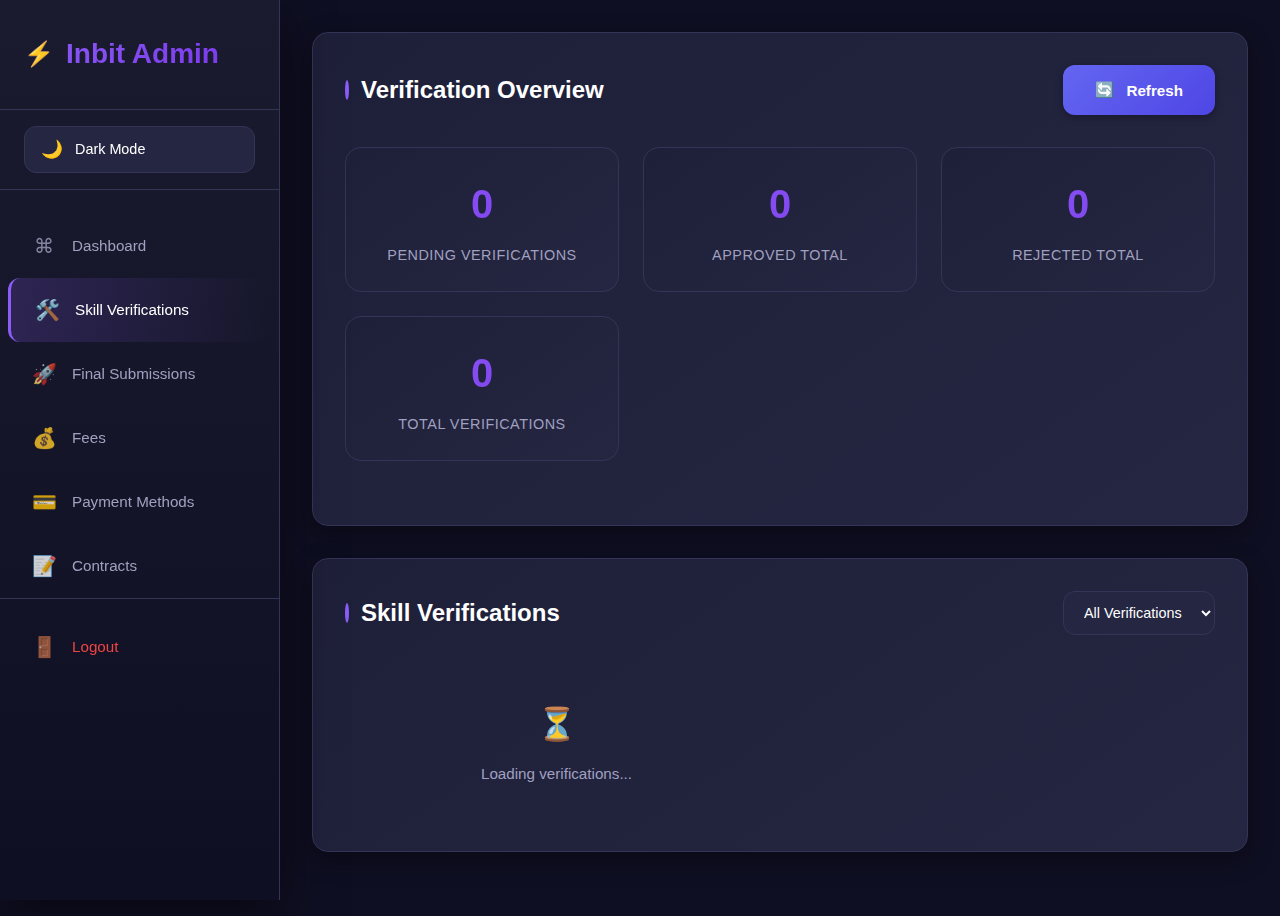
<file: Inbit/admin/admin-skills.html>
<!DOCTYPE html>
<html lang="en">
<head>
    <meta charset="UTF-8" />
    <meta name="viewport" content="width=device-width, initial-scale=1.0" />
    <title>Admin - Skill Verifications - Inbit</title>
    <link rel="stylesheet" href="../assets/css/admin.css" />
</head>
<body>
    <!-- ┌------------- SIDEBAR NAV -------------┐ -->
    <nav class="sidebar" id="sidebar">
        <div class="sidebar-head">
            <h1 class="logo">Inbit Admin</h1>
        </div>
        <!-- Add this right after .sidebar-head -->
<div class="theme-toggle-container">
    <button id="themeToggle" class="theme-toggle-btn" aria-label="Toggle theme">
        <span class="theme-icon">🌙</span>
        <span class="theme-label">Dark Mode</span>
    </button>
</div>

        <ul class="nav-links">
            <li><a href="dashboard.html" class="nav-link"><span class="icon">⌘</span><span class="label">Dashboard</span></a></li>
            <li><a href="admin-skills.html" class="nav-link active"><span class="icon">🛠️</span><span class="label">Skill Verifications</span></a></li>
            <li><a href="final-submissions.html" class="nav-link"><span class="icon">🚀</span><span class="label">Final Submissions</span></a></li>
            <li><a href="fees.html" class="nav-link"><span class="icon">💰</span><span class="label">Fees</span></a></li>
            <li><a href="payment-methods.html" class="nav-link"><span class="icon">💳</span><span class="label">Payment Methods</span></a></li>
            <li><a href="contracts.html" class="nav-link"><span class="icon">📝</span><span class="label">Contracts</span></a></li>
            <li class="nav-footer"><a href="login.html" class="nav-link logout"><span class="icon">🚪</span><span class="label">Logout</span></a></li>
        </ul>
    </nav>

    <!-- ┌------------- MAIN CONTENT WRAPPER -------------┐ -->
    <div class="main-wrapper" id="mainWrapper">
        <header class="top-header">
            <button class="mobile-menu-btn" id="mobileMenuBtn" aria-label="Toggle menu">
                <span></span>
                <span></span>
                <span></span>
            </button>
            <div class="header-content">
                <h1>Skill Verifications</h1>
                <div class="user-info">
                    <span>Review and approve freelancer skills</span>
                </div>
            </div>
        </header>

        <div class="admin-container">
            <!-- Stats Overview -->
            <section class="admin-section">
                <div class="section-header">
                    <h2>Verification Overview</h2>
                    <div class="header-actions">
                        <button class="btn btn-primary" id="refreshBtn">
                            <span class="icon">🔄</span> Refresh
                        </button>
                    </div>
                </div>
                <div class="stats-grid">
                    <div class="stat-card">
                        <div class="stat-number" id="pendingCount">0</div>
                        <div class="stat-label">Pending Verifications</div>
                    </div>
                    <div class="stat-card">
                        <div class="stat-number" id="approvedCount">0</div>
                        <div class="stat-label">Approved Total</div>
                    </div>
                    <div class="stat-card">
                        <div class="stat-number" id="rejectedCount">0</div>
                        <div class="stat-label">Rejected Total</div>
                    </div>
                    <div class="stat-card">
                        <div class="stat-number" id="totalCount">0</div>
                        <div class="stat-label">Total Verifications</div>
                    </div>
                </div>
            </section>

            <!-- Pending Verifications -->
            <section class="admin-section">
                <div class="section-header">
                    <h2>Skill Verifications</h2>
                    <div class="filter-controls">
                        <select id="filterSelect" class="form-input">
                            <option value="all">All Verifications</option>
                            <option value="pending">Pending Only</option>
                            <option value="approved">Approved Only</option>
                            <option value="rejected">Rejected Only</option>
                        </select>
                    </div>
                </div>
                
                <div id="verificationList" class="admin-grid">
                    <!-- Content will be loaded here by skills.js -->
                    <div class="loading">Loading verifications...</div>
                </div>
            </section>
        </div>
    </div>

    <!-- Template for each verification card -->
    <template id="verificationCardTemplate">
        <div class="card verification-card">
            <div class="card-header">
                <h3 class="skill-name"></h3>
                <span class="status-badge pending">Pending</span>
            </div>
            
            <div class="card-content">
                <div class="info-grid">
                    <div class="info-item">
                        <span class="label">Freelancer:</span>
                        <span class="value freelancer-name"></span>
                    </div>
                    <div class="info-item">
                        <span class="label">Experience:</span>
                        <span class="value years"></span> years
                    </div>
                </div>
                
                <div class="proof-section">
                    <div class="proof-item">
                        <span class="label">Reference:</span>
                        <a href="#" target="_blank" class="value reference-link">View Reference</a>
                    </div>
                    <div class="proof-item proof-wrapper">
                        <span class="label">Proof:</span>
                        <a href="#" target="_blank" class="value proof-link">Download Proof</a>
                    </div>
                </div>
            </div>
            
            <div class="card-actions">
                <button class="btn btn-success approve-btn">
                    <span class="icon">✅</span> Approve
                </button>
                <button class="btn btn-danger reject-btn">
                    <span class="icon">❌</span> Reject
                </button>
                <button class="btn btn-outline view-details-btn">
                    <span class="icon">👁️</span> Details
                </button>
            </div>
        </div>
    </template>

    <!-- Modal for detailed view -->
    <div id="detailsModal" class="modal">
        <div class="modal-content">
            <div class="modal-header">
                <h3>Skill Verification Details</h3>
                <button class="close-btn">&times;</button>
            </div>
            <div class="modal-body" id="modalBody">
                <!-- Details will be populated here -->
            </div>
        </div>
    </div>

    <script src="../assets/js/admin-ui.js" type="module"></script>
    <script src="../assets/js/admin/skills.js" type="module"></script>
</body>
</html>
</file>
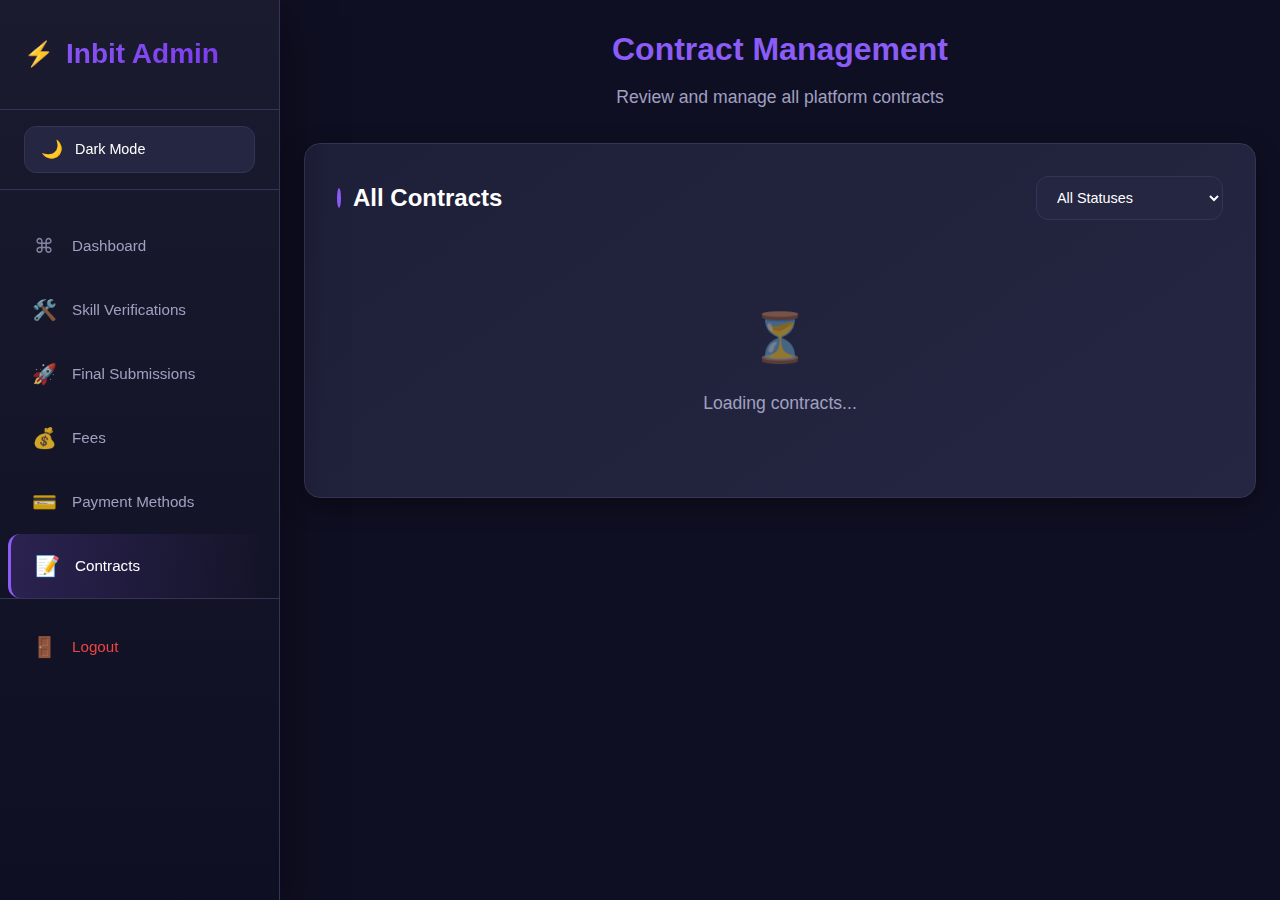
<file: Inbit/admin/contracts.html>
<!DOCTYPE html>
<html lang="en">
  <head>
    <meta charset="UTF-8" />
    <meta name="viewport" content="width=device-width, initial-scale=1.0" />
    <title>Admin - Manage Contracts</title>
    <link rel="stylesheet" href="../assets/css/admin.css" />
    <link rel="stylesheet" href="../assets/css/admin/contracts.css" />
  </head>
  <body>
    <!-- Sidebar Navigation -->
    <nav class="sidebar" id="sidebar">
      <div class="sidebar-head">
        <h1 class="logo">Inbit Admin</h1>
      </div>
      <!-- Add this right after .sidebar-head -->
      <div class="theme-toggle-container">
        <button
          id="themeToggle"
          class="theme-toggle-btn"
          aria-label="Toggle theme"
        >
          <span class="theme-icon">🌙</span>
          <span class="theme-label">Dark Mode</span>
        </button>
      </div>

      <ul class="nav-links">
        <li>
          <a href="dashboard.html" class="nav-link"
            ><span class="icon">⌘</span><span class="label">Dashboard</span></a
          >
        </li>
        <li>
          <a href="admin-skills.html" class="nav-link"
            ><span class="icon">🛠️</span
            ><span class="label">Skill Verifications</span></a
          >
        </li>
        <li>
          <a href="final-submissions.html" class="nav-link"
            ><span class="icon">🚀</span
            ><span class="label">Final Submissions</span></a
          >
        </li>
        <li>
          <a href="fees.html" class="nav-link"
            ><span class="icon">💰</span><span class="label">Fees</span></a
          >
        </li>
        <li>
          <a href="payment-methods.html" class="nav-link"
            ><span class="icon">💳</span
            ><span class="label">Payment Methods</span></a
          >
        </li>
        <li>
          <a href="contracts.html" class="nav-link active"
            ><span class="icon">📝</span><span class="label">Contracts</span></a
          >
        </li>
        <li class="nav-footer">
          <a href="login.html" class="nav-link logout"
            ><span class="icon">🚪</span><span class="label">Logout</span></a
          >
        </li>
      </ul>
    </nav>

    <!-- Main Content -->
    <div class="main-wrapper" id="mainWrapper">
      <header class="top-header">
        <button
          class="mobile-menu-btn"
          id="mobileMenuBtn"
          aria-label="Toggle menu"
        >
          <span></span>
          <span></span>
          <span></span>
        </button>
        <div class="header-content">
          <h1>Manage Contracts</h1>
          <div class="user-info">
            <span>Admin Panel</span>
          </div>
        </div>
      </header>

      <div class="contracts-container">
        <div class="page-header">
          <h2>Contract Management</h2>
          <p>Review and manage all platform contracts</p>
        </div>

        <div class="admin-section">
          <div class="section-header">
            <h2>All Contracts</h2>
            <div class="filters">
              <select id="statusFilter" class="form-input">
                <option value="all">All Statuses</option>
                <option value="pending">Pending</option>
                <option value="verified">Verified</option>
                <option value="freelancer_received">Freelancer Received</option>
                <option value="completed">Completed</option>
              </select>
            </div>
          </div>

          <div id="adminContractsList">
            <div class="loading">Loading contracts...</div>
          </div>
        </div>
      </div>
    </div>

    <script src="../assets/js/admin-ui.js" type="module"></script>
    <script type="module" src="../assets/js/admin/contracts.js"></script>

    <script>
      // Filter functionality
      document
        .getElementById("statusFilter")
        .addEventListener("change", function () {
          const status = this.value;
          const cards = document.querySelectorAll("#adminContractsList .card");

          cards.forEach((card) => {
            if (status === "all") {
              card.style.display = "block";
            } else {
              const cardStatus = card
                .querySelector(".status-badge")
                ?.textContent.toLowerCase();
              card.style.display = cardStatus === status ? "block" : "none";
            }
          });
        });

      // Mobile menu functionality
      document.addEventListener("DOMContentLoaded", function () {
        const mobileMenuBtn = document.getElementById("mobileMenuBtn");
        const sidebar = document.getElementById("sidebar");
        const mainWrapper = document.getElementById("mainWrapper");

        if (mobileMenuBtn && sidebar) {
          mobileMenuBtn.addEventListener("click", function (e) {
            e.stopPropagation();
            sidebar.classList.toggle("mobile-open");
            mainWrapper.classList.toggle("menu-open");
            mobileMenuBtn.classList.toggle("active");
          });

          // Close menu when clicking on overlay
          mainWrapper.addEventListener("click", function (e) {
            if (
              e.target === mainWrapper &&
              mainWrapper.classList.contains("menu-open")
            ) {
              sidebar.classList.remove("mobile-open");
              mainWrapper.classList.remove("menu-open");
              mobileMenuBtn.classList.remove("active");
            }
          });

          // Close menu when clicking on a link
          document.querySelectorAll(".nav-link").forEach((link) => {
            link.addEventListener("click", () => {
              sidebar.classList.remove("mobile-open");
              mainWrapper.classList.remove("menu-open");
              mobileMenuBtn.classList.remove("active");
            });
          });
        }
      });

      document.addEventListener('DOMContentLoaded', function() {
    // Mobile menu functionality
    const mobileMenuBtn = document.getElementById('mobileMenuBtn');
    const sidebar = document.getElementById('sidebar');
    const mainWrapper = document.getElementById('mainWrapper');

    if (mobileMenuBtn && sidebar) {
        mobileMenuBtn.addEventListener('click', function(e) {
            e.stopPropagation();
            sidebar.classList.toggle('mobile-open');
            mainWrapper.classList.toggle('menu-open');
            mobileMenuBtn.classList.toggle('active');
        });

        // Close menu when clicking on overlay
        mainWrapper.addEventListener('click', function(e) {
            if (e.target === mainWrapper && mainWrapper.classList.contains('menu-open')) {
                sidebar.classList.remove('mobile-open');
                mainWrapper.classList.remove('menu-open');
                mobileMenuBtn.classList.remove('active');
            }
        });

        // Close menu when clicking on a link
        document.querySelectorAll('.nav-link').forEach((link) => {
            link.addEventListener('click', () => {
                sidebar.classList.remove('mobile-open');
                mainWrapper.classList.remove('menu-open');
                mobileMenuBtn.classList.remove('active');
            });
        });
    }

    // Tab navigation functionality
    const tabButtons = document.querySelectorAll('.admin-nav button');
    const tabContents = document.querySelectorAll('.tab-content');
    
    tabButtons.forEach(button => {
        button.addEventListener('click', () => {
            // Remove active class from all buttons
            tabButtons.forEach(btn => btn.classList.remove('active'));
            // Add active class to clicked button
            button.classList.add('active');
            
            // Hide all tab contents
            tabContents.forEach(content => content.classList.remove('active'));
            
            // Show corresponding tab content
            const tabId = button.getAttribute('data-tab');
            const tabContent = document.getElementById(tabId);
            if (tabContent) {
                tabContent.classList.add('active');
            }
        });
    });
});
    </script>
  </body>
</html>
</file>
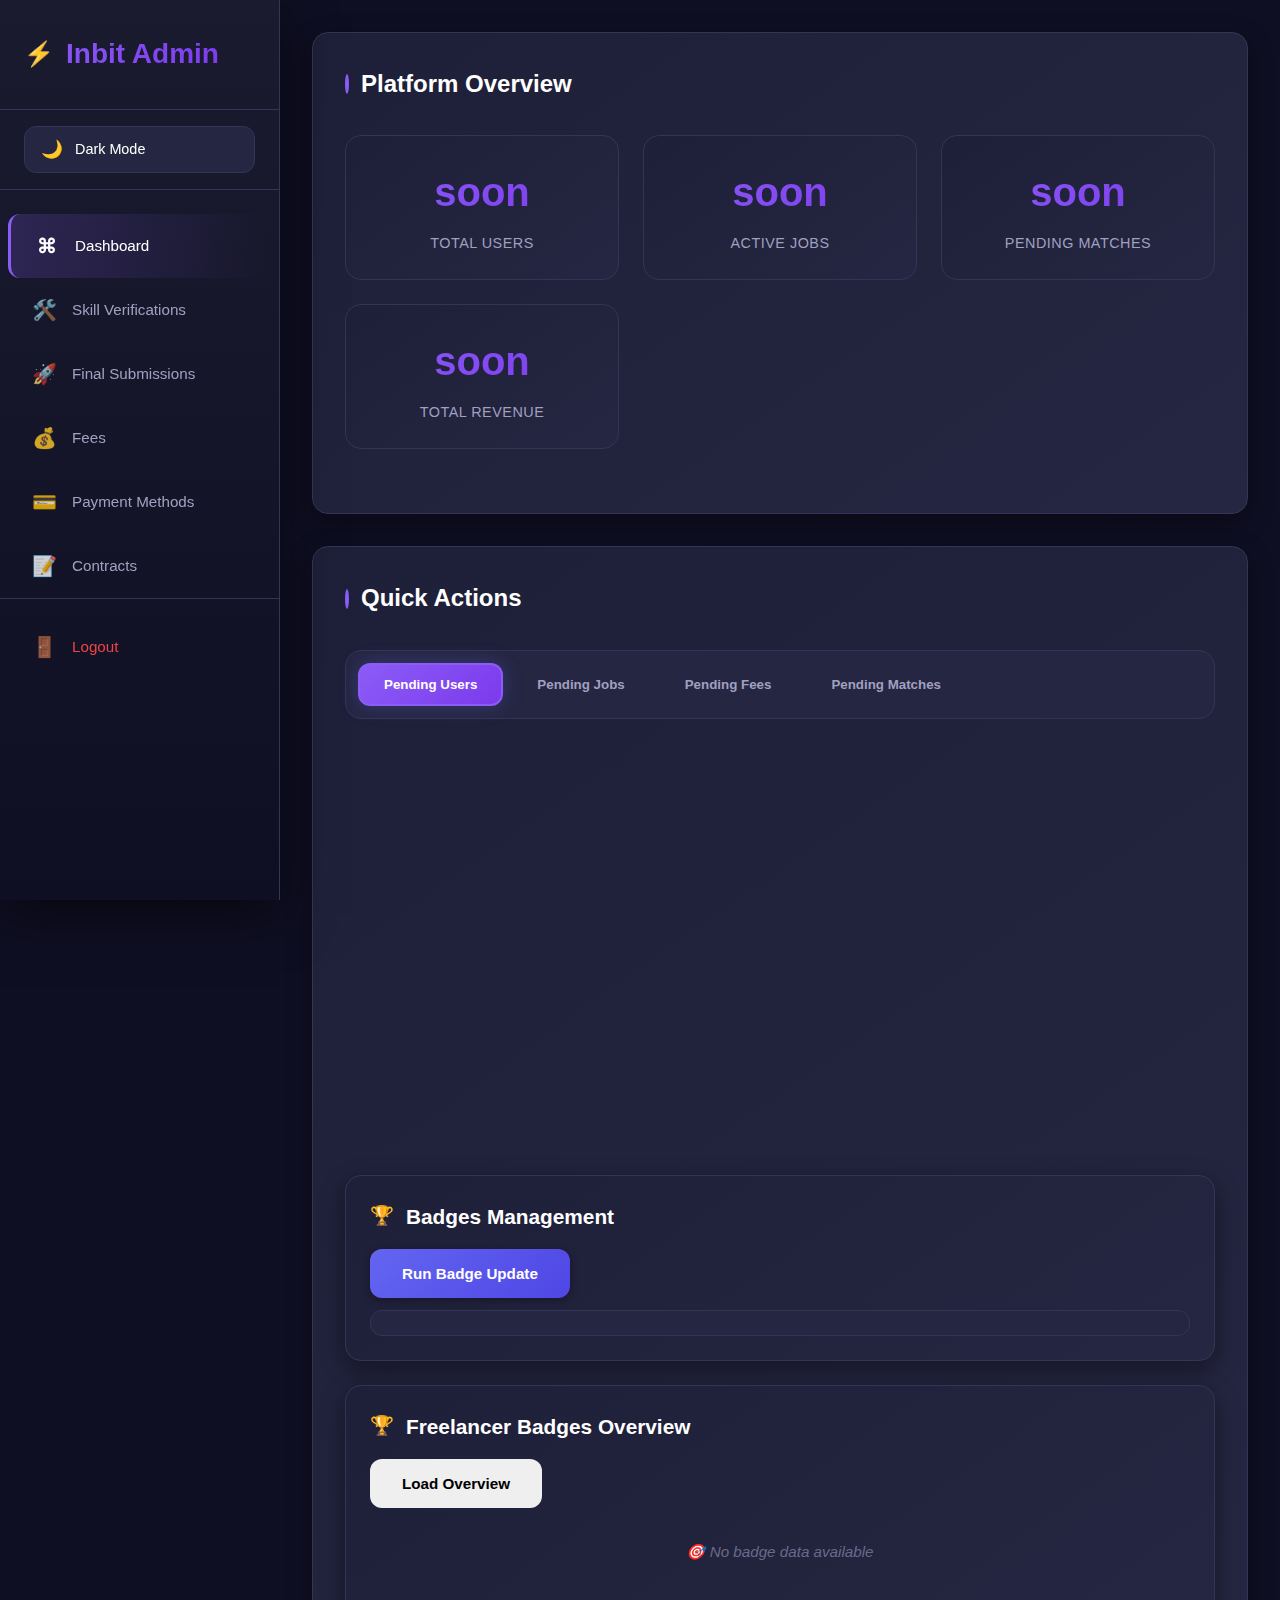
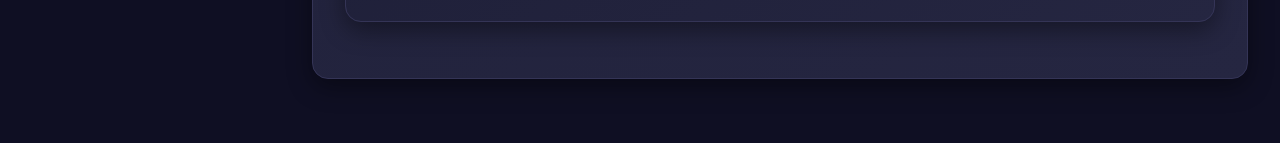
<file: Inbit/admin/dashboard.html>
<!DOCTYPE html>
<html lang="en">
  <head>
    <meta charset="UTF-8" />
    <meta name="viewport" content="width=device-width, initial-scale=1.0" />
    <title>Admin Dashboard - Inbit</title>
    <link rel="stylesheet" href="../assets/css/admin.css" />
  </head>
  <body>
    <!-- Sidebar Navigation -->
    <nav class="sidebar" id="sidebar">
      <div class="sidebar-head">
        <h1 class="logo">Inbit Admin</h1>
      </div>
      <!-- Add this right after .sidebar-head -->
      <div class="theme-toggle-container">
        <button
          id="themeToggle"
          class="theme-toggle-btn"
          aria-label="Toggle theme"
        >
          <span class="theme-icon">🌙</span>
          <span class="theme-label">Dark Mode</span>
        </button>
      </div>

      <ul class="nav-links">
        <li>
          <a href="dashboard.html" class="nav-link active"
            ><span class="icon">⌘</span><span class="label">Dashboard</span></a
          >
        </li>
        <li>
          <a href="admin-skills.html" class="nav-link"
            ><span class="icon">🛠️</span
            ><span class="label">Skill Verifications</span></a
          >
        </li>
        <li>
          <a href="final-submissions.html" class="nav-link"
            ><span class="icon">🚀</span
            ><span class="label">Final Submissions</span></a
          >
        </li>
        <li>
          <a href="fees.html" class="nav-link"
            ><span class="icon">💰</span><span class="label">Fees</span></a
          >
        </li>
        <li>
          <a href="payment-methods.html" class="nav-link"
            ><span class="icon">💳</span
            ><span class="label">Payment Methods</span></a
          >
        </li>
        <li>
          <a href="contracts.html" class="nav-link"
            ><span class="icon">📝</span><span class="label">Contracts</span></a
          >
        </li>
        <li class="nav-footer">
          <a href="login.html" class="nav-link logout"
            ><span class="icon">🚪</span><span class="label">Logout</span></a
          >
        </li>
      </ul>
    </nav>

    <!-- Main Content -->
    <div class="main-wrapper" id="mainWrapper">
      <header class="top-header">
        <button
          class="mobile-menu-btn"
          id="mobileMenuBtn"
          aria-label="Toggle menu"
        >
          <span></span>
          <span></span>
          <span></span>
        </button>
        <div class="header-content">
          <h1>Admin Dashboard</h1>
          <div class="user-info">
            <span>Admin!</span>
          </div>
        </div>
      </header>

      <div class="admin-container">
        <!-- Stats Overview -->
        <section class="admin-section">
          <div class="section-header">
            <h2>Platform Overview</h2>
          </div>
          <div class="stats-grid">
            <div class="stat-card">
              <div class="stat-number">soon</div>
              <div class="stat-label">Total Users</div>
            </div>
            <div class="stat-card">
              <div class="stat-number">soon</div>
              <div class="stat-label">Active Jobs</div>
            </div>
            <div class="stat-card">
              <div class="stat-number">soon</div>
              <div class="stat-label">Pending Matches</div>
            </div>
            <div class="stat-card">
              <div class="stat-number">soon</div>
              <div class="stat-label">Total Revenue</div>
            </div>
          </div>
        </section>

        <!-- Quick Actions -->
        <section class="admin-section">
          <div class="section-header">
            <h2>Quick Actions</h2>
          </div>
          <nav class="admin-nav">
            <button class="active" data-tab="users" id="btnUsers">
              Pending Users
            </button>
            <button data-tab="jobs" id="btnJobs">Pending Jobs</button>
            <button data-tab="fees" id="btnFees">Pending Fees</button>
            <button data-tab="matches" id="btnMatch">Pending Matches</button>
          </nav>

          <div id="results" class="tab-content active">
            <!-- Content will be loaded here by admin.js -->
          </div>

          <div class="badges-section">
            <h2>Badges Management</h2>
            <button id="updateBadgesBtn" class="btn btn-primary">
              Run Badge Update
            </button>
            <p id="badgeUpdateStatus"></p>
          </div>

          <div class="overview-section">
            <h2>Freelancer Badges Overview</h2>
            <button id="loadBadgesOverviewBtn" class="btn btn-secondary">
              Load Overview
            </button>
            <div id="badgesOverview"></div>
          </div>
        </section>
      </div>
    </div>

    <script type="module">
      import { updateMainBadges } from "../assets/js/badges.js";
      import { updateAchievementBadges } from "../assets/js/badges.js";

      document
        .getElementById("updateBadgesBtn")
        .addEventListener("click", async () => {
          const statusEl = document.getElementById("badgeUpdateStatus");
          statusEl.textContent = "Updating badges... please wait ⏳";

          try {
            await updateMainBadges();
            await updateAchievementBadges();
            statusEl.textContent = "✅ Badges updated successfully!";
          } catch (err) {
            console.error("Error running badge update:", err);
            statusEl.textContent = "❌ Failed to update badges. Check console.";
          }
        });
    </script>
    <script src="../assets/js/admin-badges.js" type="module"></script>
    <script src="../assets/js/admin-ui.js" type="module"></script>
    <script src="../assets/js/admin.js" type="module"></script>
  </body>
</html>
</file>
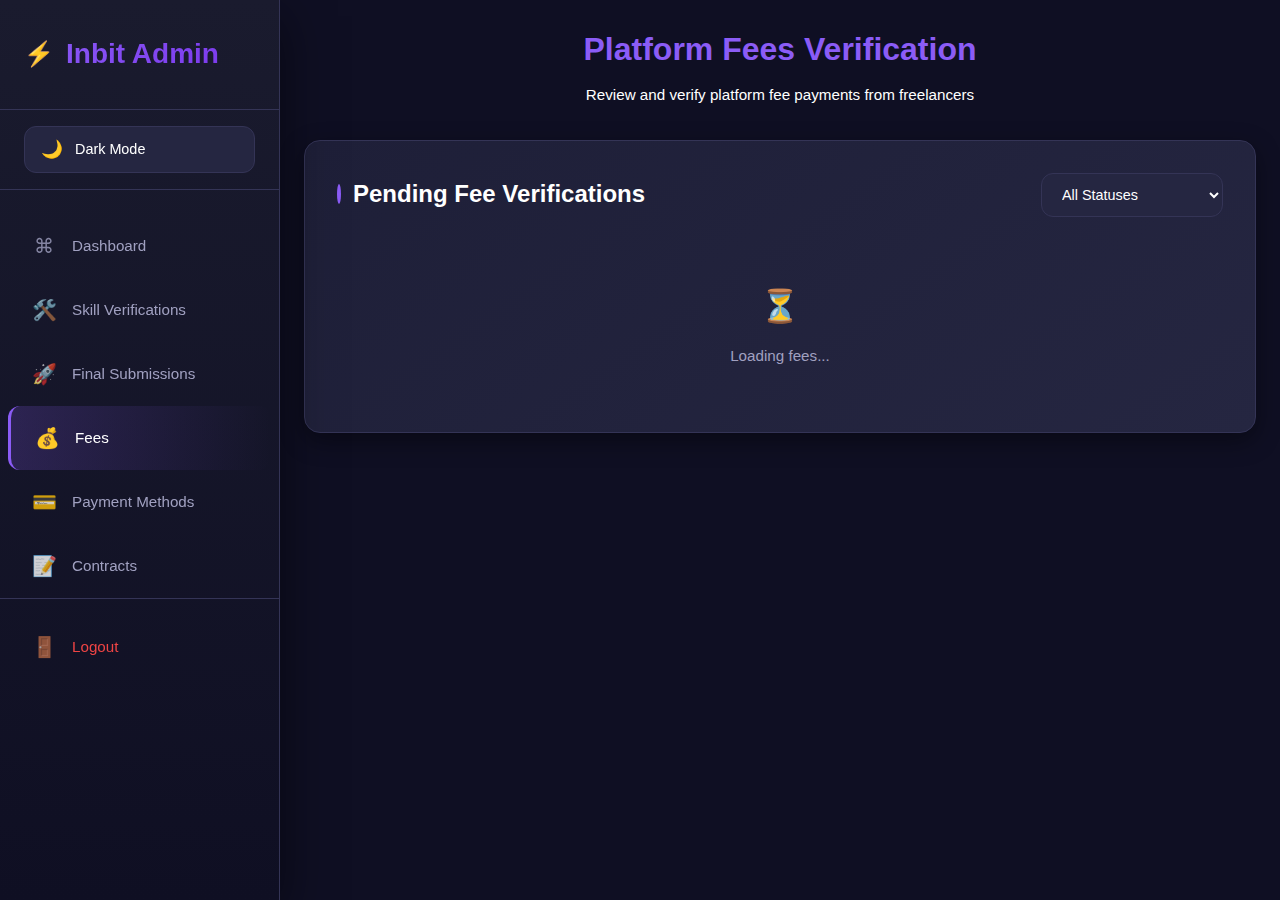
<file: Inbit/admin/fees.html>
<!DOCTYPE html>
<html lang="en">
<head>
  <meta charset="UTF-8">
  <meta name="viewport" content="width=device-width, initial-scale=1.0">
  <title>Admin - Platform Fees</title>
  <link rel="stylesheet" href="../assets/css/admin.css" />
  <style>
    /* Fees page specific styles */
    .fees-container {
      max-width: 1400px;
      margin: 0 auto;
      padding: var(--space-6);
      width: 100%;
    }
    
    .page-header {
      text-align: center;
      margin-bottom: var(--space-8);
    }
    
    .page-header h1 {
      color: var(--accent-admin);
      font-size: 2rem;
      margin-bottom: var(--space-2);
    }
    
    #feesList {
      display: grid;
      grid-template-columns: repeat(auto-fill, minmax(450px, 1fr));
      gap: var(--space-6);
      width: 100%;
    }
    
    .fee-card {
      background: var(--gradient-card);
      border: 1px solid var(--border-primary);
      border-radius: var(--radius-lg);
      padding: var(--space-5);
      transition: all var(--transition-fast);
      height: fit-content;
      display: flex;
      flex-direction: column;
    }
    
    .fee-card:hover {
      transform: translateY(-2px);
      box-shadow: var(--shadow-lg);
      border-color: var(--accent-admin);
    }
    
    .fee-card p {
      margin: var(--space-3) 0;
      color: var(--text-secondary);
      line-height: 1.4;
      font-size: 0.95rem;
    }
    
    .fee-card p b {
      color: var(--text-primary);
      font-weight: 600;
      display: inline-block;
      min-width: 100px;
    }
    
    .fee-card a {
      color: var(--accent-admin);
      text-decoration: none;
      transition: all var(--transition-fast);
    }
    
    .fee-card a:hover {
      color: var(--accent-primary);
      text-decoration: underline;
    }
    
    .fee-card hr {
      border: none;
      border-top: 1px solid var(--border-primary);
      margin: var(--space-4) 0;
    }
    
    .action-buttons {
      display: flex;
      gap: var(--space-3);
      margin-top: var(--space-4);
    }
    
    .mark-paid-btn, .reject-fee-btn {
      flex: 1;
      padding: var(--space-3) var(--space-4);
      border: none;
      border-radius: var(--radius-md);
      font-weight: 600;
      cursor: pointer;
      transition: all var(--transition-fast);
      font-size: 0.9rem;
    }
    
    .mark-paid-btn {
      background: var(--gradient-secondary);
      color: white;
    }
    
    .mark-paid-btn:hover {
      transform: translateY(-1px);
      box-shadow: 0 5px 15px rgba(16, 185, 129, 0.4);
    }
    
    .reject-fee-btn {
      background: var(--gradient-danger);
      color: white;
    }
    
    .reject-fee-btn:hover {
      transform: translateY(-1px);
      box-shadow: 0 5px 15px rgba(239, 68, 68, 0.4);
    }
    
    .status-badge {
      display: inline-block;
      padding: var(--space-1) var(--space-3);
      border-radius: var(--radius-full);
      font-size: 0.8rem;
      font-weight: 600;
      text-transform: capitalize;
      margin-left: var(--space-2);
    }
    
    .status-pending_verification { 
      background: var(--accent-warning); 
      color: var(--bg-primary); 
    }
    
    .status-unpaid { 
      background: var(--accent-danger); 
      color: var(--text-primary); 
    }
    
    .status-paid { 
      background: var(--accent-success); 
      color: var(--text-primary); 
    }
    
    .status-rejected { 
      background: var(--accent-secondary); 
      color: var(--text-primary); 
    }
    
    .proof-link {
      display: inline-flex;
      align-items: center;
      gap: var(--space-2);
      background: rgba(139, 92, 246, 0.1);
      padding: var(--space-2) var(--space-3);
      border-radius: var(--radius-md);
      border: 1px solid var(--accent-admin);
    }
    
    .proof-link::before {
      content: "📎";
      font-size: 0.9rem;
    }
    
    .no-proof {
      color: var(--text-muted);
      font-style: italic;
    }

    .filters select {
      background: var(--bg-tertiary);
      border: 1px solid var(--border-primary);
      border-radius: var(--radius-md);
      padding: var(--space-3) var(--space-4);
      color: var(--text-primary);
      font-size: 0.9rem;
      min-width: 150px;
      cursor: pointer;
    }
    
    .filters select:focus {
      outline: none;
      border-color: var(--accent-admin);
      box-shadow: var(--shadow-glow);
    }
    
    @media (max-width: 768px) {
      #feesList {
        grid-template-columns: 1fr;
      }
      
      .fee-card {
        padding: var(--space-4);
      }
      
      .action-buttons {
        flex-direction: column;
      }
      
      .fee-card p b {
        min-width: 80px;
      }
    }
  </style>
</head>
<body>
  <!-- Sidebar Navigation -->
  <nav class="sidebar" id="sidebar">
    <div class="sidebar-head">
      <h1 class="logo">Inbit Admin</h1>
    </div>
    <!-- Add this right after .sidebar-head -->
<div class="theme-toggle-container">
    <button id="themeToggle" class="theme-toggle-btn" aria-label="Toggle theme">
        <span class="theme-icon">🌙</span>
        <span class="theme-label">Dark Mode</span>
    </button>
</div>

        <ul class="nav-links">
            <li><a href="dashboard.html" class="nav-link"><span class="icon">⌘</span><span class="label">Dashboard</span></a></li>
            <li><a href="admin-skills.html" class="nav-link"><span class="icon">🛠️</span><span class="label">Skill Verifications</span></a></li>
            <li><a href="final-submissions.html" class="nav-link"><span class="icon">🚀</span><span class="label">Final Submissions</span></a></li>
            <li><a href="fees.html" class="nav-link active"><span class="icon">💰</span><span class="label">Fees</span></a></li>
            <li><a href="payment-methods.html" class="nav-link"><span class="icon">💳</span><span class="label">Payment Methods</span></a></li>
            <li><a href="contracts.html" class="nav-link"><span class="icon">📝</span><span class="label">Contracts</span></a></li>
            <li class="nav-footer"><a href="login.html" class="nav-link logout"><span class="icon">🚪</span><span class="label">Logout</span></a></li>
        </ul>
  </nav>

  <!-- Main Content -->
  <div class="main-wrapper" id="mainWrapper">
    <header class="top-header">
      <button class="mobile-menu-btn" id="mobileMenuBtn" aria-label="Toggle menu">
        <span></span>
        <span></span>
        <span></span>
      </button>
      <div class="header-content">
        <h1>Platform Fees</h1>
        <div class="user-info">
          <span>Fee Verification</span>
        </div>
      </div>
    </header>

    <div class="fees-container">
      <div class="page-header">
        <h1>Platform Fees Verification</h1>
        <p>Review and verify platform fee payments from freelancers</p>
      </div>

      <div class="admin-section">
        <div class="section-header">
          <h2>Pending Fee Verifications</h2>
          <div class="filters">
            <select id="statusFilter" class="form-input">
              <option value="all">All Statuses</option>
              <option value="pending_verification">Pending Verification</option>
              <option value="unpaid">Unpaid</option>
            </select>
          </div>
        </div>
        
        <div id="feesList">
          <div class="loading">Loading fees...</div>
        </div>
      </div>
    </div>
  </div>

  <script src="../assets/js/admin-ui.js" type="module"></script>
  <script type="module" src="../assets/js/admin/fees.js"></script>
  
  <script>
    // Mobile menu functionality
    document.addEventListener('DOMContentLoaded', function() {
      const mobileMenuBtn = document.getElementById('mobileMenuBtn');
      const sidebar = document.getElementById('sidebar');
      const mainWrapper = document.getElementById('mainWrapper');

      if (mobileMenuBtn && sidebar) {
        mobileMenuBtn.addEventListener('click', function(e) {
          e.stopPropagation();
          sidebar.classList.toggle('mobile-open');
          mainWrapper.classList.toggle('menu-open');
          mobileMenuBtn.classList.toggle('active');
        });

        mainWrapper.addEventListener('click', function(e) {
          if (e.target === mainWrapper && mainWrapper.classList.contains('menu-open')) {
            sidebar.classList.remove('mobile-open');
            mainWrapper.classList.remove('menu-open');
            mobileMenuBtn.classList.remove('active');
          }
        });

        document.querySelectorAll('.nav-link').forEach((link) => {
          link.addEventListener('click', () => {
            sidebar.classList.remove('mobile-open');
            mainWrapper.classList.remove('menu-open');
            mobileMenuBtn.classList.remove('active');
          });
        });
      }

      // Filter functionality
      const statusFilter = document.getElementById('statusFilter');
      if (statusFilter) {
        statusFilter.addEventListener('change', function() {
          const status = this.value;
          const cards = document.querySelectorAll('#feesList .fee-card');
          
          cards.forEach(card => {
            if (status === 'all') {
              card.style.display = 'block';
            } else {
              const cardStatus = card.querySelector('.status-badge')?.textContent.toLowerCase();
              card.style.display = cardStatus === status ? 'block' : 'none';
            }
          });
        });
      }
    });

    document.addEventListener('DOMContentLoaded', function() {
    // Mobile menu functionality
    const mobileMenuBtn = document.getElementById('mobileMenuBtn');
    const sidebar = document.getElementById('sidebar');
    const mainWrapper = document.getElementById('mainWrapper');

    if (mobileMenuBtn && sidebar) {
        mobileMenuBtn.addEventListener('click', function(e) {
            e.stopPropagation();
            sidebar.classList.toggle('mobile-open');
            mainWrapper.classList.toggle('menu-open');
            mobileMenuBtn.classList.toggle('active');
        });

        // Close menu when clicking on overlay
        mainWrapper.addEventListener('click', function(e) {
            if (e.target === mainWrapper && mainWrapper.classList.contains('menu-open')) {
                sidebar.classList.remove('mobile-open');
                mainWrapper.classList.remove('menu-open');
                mobileMenuBtn.classList.remove('active');
            }
        });

        // Close menu when clicking on a link
        document.querySelectorAll('.nav-link').forEach((link) => {
            link.addEventListener('click', () => {
                sidebar.classList.remove('mobile-open');
                mainWrapper.classList.remove('menu-open');
                mobileMenuBtn.classList.remove('active');
            });
        });
    }

    // Tab navigation functionality
    const tabButtons = document.querySelectorAll('.admin-nav button');
    const tabContents = document.querySelectorAll('.tab-content');
    
    tabButtons.forEach(button => {
        button.addEventListener('click', () => {
            // Remove active class from all buttons
            tabButtons.forEach(btn => btn.classList.remove('active'));
            // Add active class to clicked button
            button.classList.add('active');
            
            // Hide all tab contents
            tabContents.forEach(content => content.classList.remove('active'));
            
            // Show corresponding tab content
            const tabId = button.getAttribute('data-tab');
            const tabContent = document.getElementById(tabId);
            if (tabContent) {
                tabContent.classList.add('active');
            }
        });
    });
});
  </script>
</body>
</html>
</file>
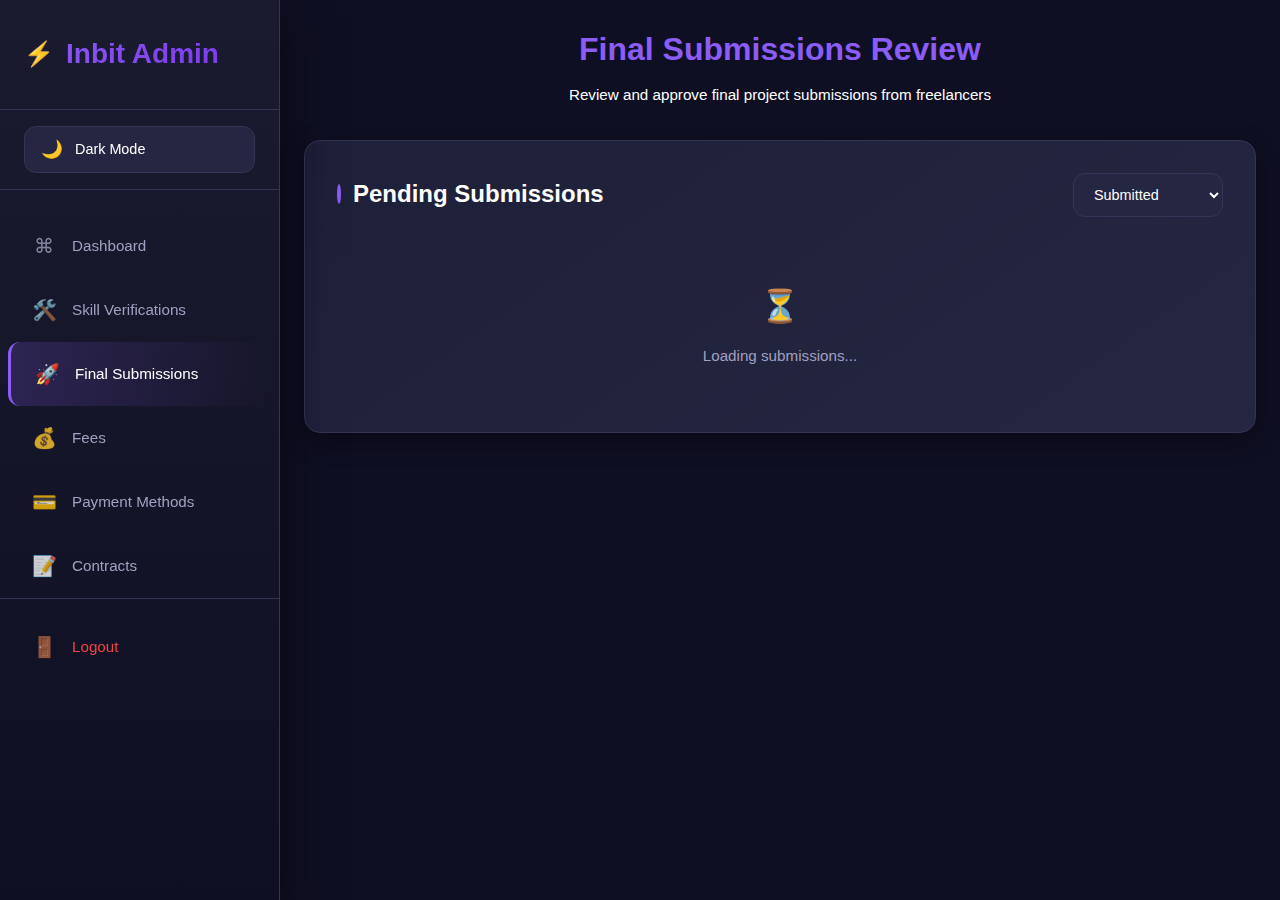
<file: Inbit/admin/final-submissions.html>
<!DOCTYPE html>
<html lang="en">
<head>
  <meta charset="UTF-8">
  <meta name="viewport" content="width=device-width, initial-scale=1.0">
  <title>Admin – Final Submissions</title>
  <link rel="stylesheet" href="../assets/css/admin.css" />
  <style>
    /* Final Submissions page specific styles */
    .submissions-container {
      max-width: 1400px;
      margin: 0 auto;
      padding: var(--space-6);
      width: 100%;
    }
    
    .page-header {
      text-align: center;
      margin-bottom: var(--space-8);
    }
    
    .page-header h1 {
      color: var(--accent-admin);
      font-size: 2rem;
      margin-bottom: var(--space-2);
    }
    
    #finalSubmissionsList {
      display: grid;
      grid-template-columns: repeat(auto-fill, minmax(500px, 1fr));
      gap: var(--space-6);
      width: 100%;
    }
    
    .submission-card {
      background: var(--gradient-card);
      border: 1px solid var(--border-primary);
      border-radius: var(--radius-lg);
      padding: var(--space-5);
      transition: all var(--transition-fast);
      height: fit-content;
      display: flex;
      flex-direction: column;
    }
    
    .submission-card:hover {
      transform: translateY(-2px);
      box-shadow: var(--shadow-lg);
      border-color: var(--accent-admin);
    }
    
    .submission-card h3 {
      color: var(--text-primary);
      font-size: 1.3rem;
      margin-bottom: var(--space-4);
      border-bottom: 2px solid var(--accent-admin);
      padding-bottom: var(--space-2);
      line-height: 1.3;
    }
    
    .submission-card p {
      margin: var(--space-3) 0;
      color: var(--text-secondary);
      line-height: 1.4;
      font-size: 0.95rem;
    }
    
    .submission-card p b {
      color: var(--text-primary);
      font-weight: 600;
      display: inline-block;
      min-width: 120px;
    }
    
    .submission-card a {
      color: var(--accent-admin);
      text-decoration: none;
      transition: all var(--transition-fast);
      display: inline-flex;
      align-items: center;
      gap: var(--space-2);
      background: rgba(139, 92, 246, 0.1);
      padding: var(--space-2) var(--space-3);
      border-radius: var(--radius-md);
      border: 1px solid var(--accent-admin);
    }
    
    .submission-card a:hover {
      color: var(--accent-primary);
      background: rgba(139, 92, 246, 0.2);
      transform: translateY(-1px);
    }
    
    .submission-card a::before {
      content: "📦";
      font-size: 0.9rem;
    }
    
    .action-buttons {
      display: flex;
      gap: var(--space-3);
      margin-top: var(--space-4);
    }
    
    .approve-btn, .reject-btn {
      flex: 1;
      padding: var(--space-3) var(--space-4);
      border: none;
      border-radius: var(--radius-md);
      font-weight: 600;
      cursor: pointer;
      transition: all var(--transition-fast);
      font-size: 0.9rem;
      display: flex;
      align-items: center;
      justify-content: center;
      gap: var(--space-2);
    }
    
    .approve-btn {
      background: var(--gradient-secondary);
      color: white;
    }
    
    .approve-btn:hover {
      transform: translateY(-1px);
      box-shadow: 0 5px 15px rgba(16, 185, 129, 0.4);
    }
    
    .reject-btn {
      background: var(--gradient-danger);
      color: white;
    }
    
    .reject-btn:hover {
      transform: translateY(-1px);
      box-shadow: 0 5px 15px rgba(239, 68, 68, 0.4);
    }
    
    .status-badge {
      display: inline-block;
      padding: var(--space-1) var(--space-3);
      border-radius: var(--radius-full);
      font-size: 0.8rem;
      font-weight: 600;
      text-transform: capitalize;
      margin-left: var(--space-2);
    }
    
    .status-submitted { 
      background: var(--accent-warning); 
      color: var(--bg-primary); 
    }
    
    .status-approved { 
      background: var(--accent-success); 
      color: var(--text-primary); 
    }
    
    .status-rejected { 
      background: var(--accent-danger); 
      color: var(--text-primary); 
    }
    
    .submission-meta {
      display: grid;
      grid-template-columns: repeat(auto-fit, minmax(200px, 1fr));
      gap: var(--space-3);
      margin: var(--space-4) 0;
      padding: var(--space-4);
      background: var(--bg-tertiary);
      border-radius: var(--radius-md);
      border: 1px solid var(--border-primary);
    }
    
    .meta-item {
      display: flex;
      flex-direction: column;
      gap: var(--space-1);
    }
    
    .meta-label {
      font-size: 0.8rem;
      color: var(--text-muted);
      text-transform: uppercase;
      letter-spacing: 0.5px;
      font-weight: 600;
    }

        .filters select {
      background: var(--bg-tertiary);
      border: 1px solid var(--border-primary);
      border-radius: var(--radius-md);
      padding: var(--space-3) var(--space-4);
      color: var(--text-primary);
      font-size: 0.9rem;
      min-width: 150px;
      cursor: pointer;
    }
    
    .filters select:focus {
      outline: none;
      border-color: var(--accent-admin);
      box-shadow: var(--shadow-glow);
    }
    
    .meta-value {
      font-size: 0.9rem;
      color: var(--text-secondary);
      font-weight: 500;
    }
    
    @media (max-width: 768px) {
      #finalSubmissionsList {
        grid-template-columns: 1fr;
      }
      
      .submission-card {
        padding: var(--space-4);
      }
      
      .action-buttons {
        flex-direction: column;
      }
      
      .submission-card p b {
        min-width: 100px;
      }
      
      .submission-meta {
        grid-template-columns: 1fr;
        padding: var(--space-3);
      }
    }
  </style>
</head>
<body>
  <!-- Sidebar Navigation -->
  <nav class="sidebar" id="sidebar">
    <div class="sidebar-head">
      <h1 class="logo">Inbit Admin</h1>
    </div>
    <!-- Add this right after .sidebar-head -->
<div class="theme-toggle-container">
    <button id="themeToggle" class="theme-toggle-btn" aria-label="Toggle theme">
        <span class="theme-icon">🌙</span>
        <span class="theme-label">Dark Mode</span>
    </button>
</div>

        <ul class="nav-links">
            <li><a href="dashboard.html" class="nav-link"><span class="icon">⌘</span><span class="label">Dashboard</span></a></li>
            <li><a href="admin-skills.html" class="nav-link"><span class="icon">🛠️</span><span class="label">Skill Verifications</span></a></li>
            <li><a href="final-submissions.html" class="nav-link active"><span class="icon">🚀</span><span class="label">Final Submissions</span></a></li>
            <li><a href="fees.html" class="nav-link"><span class="icon">💰</span><span class="label">Fees</span></a></li>
            <li><a href="payment-methods.html" class="nav-link"><span class="icon">💳</span><span class="label">Payment Methods</span></a></li>
            <li><a href="contracts.html" class="nav-link"><span class="icon">📝</span><span class="label">Contracts</span></a></li>
            <li class="nav-footer"><a href="login.html" class="nav-link logout"><span class="icon">🚪</span><span class="label">Logout</span></a></li>
        </ul>
  </nav>

  <!-- Main Content -->
  <div class="main-wrapper" id="mainWrapper">
    <header class="top-header">
      <button class="mobile-menu-btn" id="mobileMenuBtn" aria-label="Toggle menu">
        <span></span>
        <span></span>
        <span></span>
      </button>
      <div class="header-content">
        <h1>Final Submissions</h1>
        <div class="user-info">
          <span>Quality Review</span>
        </div>
      </div>
    </header>

    <div class="submissions-container">
      <div class="page-header">
        <h1>Final Submissions Review</h1>
        <p>Review and approve final project submissions from freelancers</p>
      </div>

      <div class="admin-section">
        <div class="section-header">
          <h2>Pending Submissions</h2>
          <div class="filters">
            <select id="statusFilter" class="form-input">
              <option value="submitted">Submitted</option>
              <option value="all">All Statuses</option>
              <option value="approved">Approved</option>
              <option value="rejected">Rejected</option>
            </select>
          </div>
        </div>
        
        <div id="finalSubmissionsList">
          <div class="loading">Loading submissions...</div>
        </div>
      </div>
    </div>
  </div>

  <script src="../assets/js/admin-ui.js" type="module"></script>
  <script type="module" src="../assets/js/admin/final-submissions.js"></script>
  
  <script>
    // Mobile menu functionality
    document.addEventListener('DOMContentLoaded', function() {
      const mobileMenuBtn = document.getElementById('mobileMenuBtn');
      const sidebar = document.getElementById('sidebar');
      const mainWrapper = document.getElementById('mainWrapper');

      if (mobileMenuBtn && sidebar) {
        mobileMenuBtn.addEventListener('click', function(e) {
          e.stopPropagation();
          sidebar.classList.toggle('mobile-open');
          mainWrapper.classList.toggle('menu-open');
          mobileMenuBtn.classList.toggle('active');
        });

        mainWrapper.addEventListener('click', function(e) {
          if (e.target === mainWrapper && mainWrapper.classList.contains('menu-open')) {
            sidebar.classList.remove('mobile-open');
            mainWrapper.classList.remove('menu-open');
            mobileMenuBtn.classList.remove('active');
          }
        });

        document.querySelectorAll('.nav-link').forEach((link) => {
          link.addEventListener('click', () => {
            sidebar.classList.remove('mobile-open');
            mainWrapper.classList.remove('menu-open');
            mobileMenuBtn.classList.remove('active');
          });
        });
      }

      // Filter functionality
      const statusFilter = document.getElementById('statusFilter');
      if (statusFilter) {
        statusFilter.addEventListener('change', function() {
          const status = this.value;
          const cards = document.querySelectorAll('#finalSubmissionsList .submission-card');
          
          cards.forEach(card => {
            if (status === 'all') {
              card.style.display = 'block';
            } else {
              const cardStatus = card.querySelector('.status-badge')?.textContent.toLowerCase();
              card.style.display = cardStatus === status ? 'block' : 'none';
            }
          });
        });
      }
    });


    document.addEventListener('DOMContentLoaded', function() {
    // Mobile menu functionality
    const mobileMenuBtn = document.getElementById('mobileMenuBtn');
    const sidebar = document.getElementById('sidebar');
    const mainWrapper = document.getElementById('mainWrapper');

    if (mobileMenuBtn && sidebar) {
        mobileMenuBtn.addEventListener('click', function(e) {
            e.stopPropagation();
            sidebar.classList.toggle('mobile-open');
            mainWrapper.classList.toggle('menu-open');
            mobileMenuBtn.classList.toggle('active');
        });

        // Close menu when clicking on overlay
        mainWrapper.addEventListener('click', function(e) {
            if (e.target === mainWrapper && mainWrapper.classList.contains('menu-open')) {
                sidebar.classList.remove('mobile-open');
                mainWrapper.classList.remove('menu-open');
                mobileMenuBtn.classList.remove('active');
            }
        });

        // Close menu when clicking on a link
        document.querySelectorAll('.nav-link').forEach((link) => {
            link.addEventListener('click', () => {
                sidebar.classList.remove('mobile-open');
                mainWrapper.classList.remove('menu-open');
                mobileMenuBtn.classList.remove('active');
            });
        });
    }

    // Tab navigation functionality
    const tabButtons = document.querySelectorAll('.admin-nav button');
    const tabContents = document.querySelectorAll('.tab-content');
    
    tabButtons.forEach(button => {
        button.addEventListener('click', () => {
            // Remove active class from all buttons
            tabButtons.forEach(btn => btn.classList.remove('active'));
            // Add active class to clicked button
            button.classList.add('active');
            
            // Hide all tab contents
            tabContents.forEach(content => content.classList.remove('active'));
            
            // Show corresponding tab content
            const tabId = button.getAttribute('data-tab');
            const tabContent = document.getElementById(tabId);
            if (tabContent) {
                tabContent.classList.add('active');
            }
        });
    });
});
  </script>
</body>
</html>
</file>
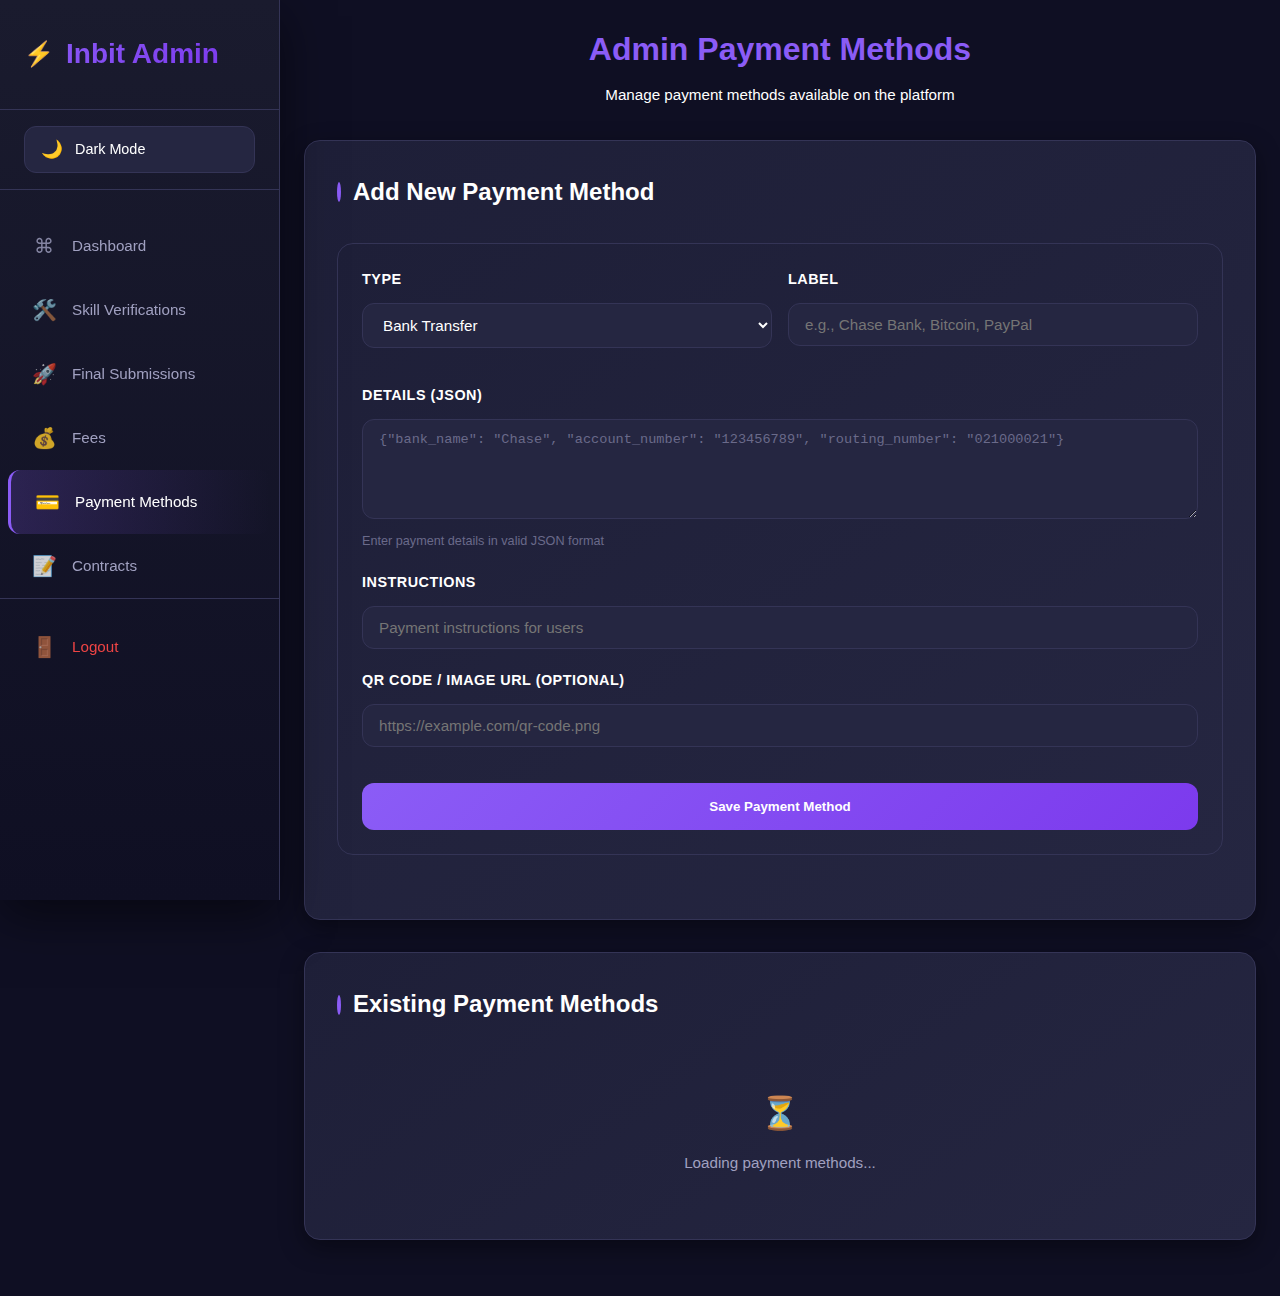
<file: Inbit/admin/payment-methods.html>
<!DOCTYPE html>
<html lang="en">
<head>
  <meta charset="UTF-8">
  <meta name="viewport" content="width=device-width, initial-scale=1.0">
  <title>Admin Payment Methods</title>
  <link rel="stylesheet" href="../assets/css/admin.css" />
  <style>
    /* Payment Methods page specific styles */
    .payment-methods-container {
      max-width: 1400px;
      margin: 0 auto;
      padding: var(--space-6);
      width: 100%;
    }
    
    .page-header {
      text-align: center;
      margin-bottom: var(--space-8);
    }
    
    .page-header h1 {
      color: var(--accent-admin);
      font-size: 2rem;
      margin-bottom: var(--space-2);
    }
    
    /* Form Styles */
    #methodForm {
      background: var(--gradient-card);
      border: 1px solid var(--border-primary);
      border-radius: var(--radius-lg);
      padding: var(--space-6);
      margin-bottom: var(--space-8);
    }
    
    .form-group {
      display: flex;
      flex-direction: column;
      gap: var(--space-3);
      margin-bottom: var(--space-5);
    }
    
    .form-group label {
      font-weight: 600;
      color: var(--text-primary);
      font-size: 0.9rem;
      text-transform: uppercase;
      letter-spacing: 0.5px;
    }
    
    .form-input, .form-select, .form-textarea {
      padding: var(--space-3) var(--space-4);
      background: var(--bg-tertiary);
      border: 1px solid var(--border-primary);
      border-radius: var(--radius-md);
      font-size: 0.95rem;
      transition: all var(--transition-fast);
      font-family: inherit;
      color: var(--text-primary);
      width: 100%;
    }
    
    .form-input:focus, .form-select:focus, .form-textarea:focus {
      outline: none;
      border-color: var(--accent-admin);
      box-shadow: var(--shadow-glow);
      background: var(--bg-secondary);
    }
    
    .form-textarea {
      min-height: 100px;
      resize: vertical;
      font-family: var(--font-mono);
      font-size: 0.85rem;
    }
    
    .form-textarea::placeholder {
      color: var(--text-muted);
      font-family: inherit;
    }
    
    .form-submit {
      background: var(--gradient-admin);
      color: white;
      border: none;
      padding: var(--space-4) var(--space-8);
      border-radius: var(--radius-md);
      font-weight: 600;
      cursor: pointer;
      transition: all var(--transition-fast);
      width: 100%;
      margin-top: var(--space-4);
    }
    
    .form-submit:hover {
      transform: translateY(-2px);
      box-shadow: var(--shadow-admin-glow);
    }
    
    /* Methods List */
    #methodsList {
      display: grid;
      grid-template-columns: repeat(auto-fill, minmax(500px, 1fr));
      gap: var(--space-6);
      width: 100%;
    }
    
    .method-card {
      background: var(--gradient-card);
      border: 1px solid var(--border-primary);
      border-radius: var(--radius-lg);
      padding: var(--space-5);
      transition: all var(--transition-fast);
      height: fit-content;
      display: flex;
      flex-direction: column;
    }
    
    .method-card:hover {
      transform: translateY(-2px);
      box-shadow: var(--shadow-lg);
      border-color: var(--accent-admin);
    }
    
    .method-card h3 {
      color: var(--text-primary);
      font-size: 1.2rem;
      margin-bottom: var(--space-3);
      display: flex;
      align-items: center;
      gap: var(--space-3);
    }
    
    .method-type {
      background: var(--accent-admin);
      color: white;
      padding: var(--space-1) var(--space-3);
      border-radius: var(--radius-full);
      font-size: 0.7rem;
      text-transform: uppercase;
      letter-spacing: 0.5px;
    }
    
    .method-card pre {
      background: var(--bg-tertiary);
      padding: var(--space-4);
      border-radius: var(--radius-md);
      overflow-x: auto;
      font-family: var(--font-mono);
      font-size: 0.8rem;
      margin: var(--space-3) 0;
      border: 1px solid var(--border-primary);
    }
    
    .method-card p {
      color: var(--text-secondary);
      margin: var(--space-2) 0;
      line-height: 1.5;
    }
    
    .method-card img {
      max-width: 200px;
      border-radius: var(--radius-md);
      border: 1px solid var(--border-primary);
      margin: var(--space-3) 0;
    }
    
    .status-badge {
      display: inline-block;
      padding: var(--space-1) var(--space-3);
      border-radius: var(--radius-full);
      font-size: 0.8rem;
      font-weight: 600;
      margin: var(--space-3) 0;
    }
    
    .status-active {
      background: var(--accent-success);
      color: var(--text-primary);
    }
    
    .status-inactive {
      background: var(--accent-danger);
      color: var(--text-primary);
    }
    
    .action-buttons {
      display: flex;
      gap: var(--space-3);
      margin-top: var(--space-4);
    }
    
    .toggle-btn, .delete-btn {
      flex: 1;
      padding: var(--space-3) var(--space-4);
      border: none;
      border-radius: var(--radius-md);
      font-weight: 600;
      cursor: pointer;
      transition: all var(--transition-fast);
      font-size: 0.9rem;
    }
    
    .toggle-btn {
      background: var(--gradient-secondary);
      color: white;
    }
    
    .toggle-btn:hover {
      transform: translateY(-1px);
      box-shadow: 0 5px 15px rgba(16, 185, 129, 0.4);
    }
    
    .delete-btn {
      background: var(--gradient-danger);
      color: white;
    }
    
    .delete-btn:hover {
      transform: translateY(-1px);
      box-shadow: 0 5px 15px rgba(239, 68, 68, 0.4);
    }
    
    /* Form layout */
    .form-row {
      display: grid;
      grid-template-columns: repeat(auto-fit, minmax(300px, 1fr));
      gap: var(--space-4);
      margin-bottom: var(--space-4);
    }
    
    @media (max-width: 768px) {
      #methodsList {
        grid-template-columns: 1fr;
      }
      
      .method-card {
        padding: var(--space-4);
      }
      
      .action-buttons {
        flex-direction: column;
      }
      
      .form-row {
        grid-template-columns: 1fr;
      }
      
      .method-card img {
        max-width: 150px;
      }
    }
    
    /* JSON validation styling */
    .json-valid {
      border-color: var(--accent-success) !important;
    }
    
    .json-invalid {
      border-color: var(--accent-danger) !important;
    }
  </style>
</head>
<body>
  <!-- Sidebar Navigation -->
  <nav class="sidebar" id="sidebar">
    <div class="sidebar-head">
      <h1 class="logo">Inbit Admin</h1>
    </div>
    <!-- Add this right after .sidebar-head -->
<div class="theme-toggle-container">
    <button id="themeToggle" class="theme-toggle-btn" aria-label="Toggle theme">
        <span class="theme-icon">🌙</span>
        <span class="theme-label">Dark Mode</span>
    </button>
</div>

        <ul class="nav-links">
            <li><a href="dashboard.html" class="nav-link"><span class="icon">⌘</span><span class="label">Dashboard</span></a></li>
            <li><a href="admin-skills.html" class="nav-link"><span class="icon">🛠️</span><span class="label">Skill Verifications</span></a></li>
            <li><a href="final-submissions.html" class="nav-link"><span class="icon">🚀</span><span class="label">Final Submissions</span></a></li>
            <li><a href="fees.html" class="nav-link"><span class="icon">💰</span><span class="label">Fees</span></a></li>
            <li><a href="payment-methods.html" class="nav-link active"><span class="icon">💳</span><span class="label">Payment Methods</span></a></li>
            <li><a href="contracts.html" class="nav-link"><span class="icon">📝</span><span class="label">Contracts</span></a></li>
            <li class="nav-footer"><a href="login.html" class="nav-link logout"><span class="icon">🚪</span><span class="label">Logout</span></a></li>
        </ul>
  </nav>

  <!-- Main Content -->
  <div class="main-wrapper" id="mainWrapper">
    <header class="top-header">
      <button class="mobile-menu-btn" id="mobileMenuBtn" aria-label="Toggle menu">
        <span></span>
        <span></span>
        <span></span>
      </button>
      <div class="header-content">
        <h1>Payment Methods</h1>
        <div class="user-info">
          <span>Manage Platform Payments</span>
        </div>
      </div>
    </header>

    <div class="payment-methods-container">
      <div class="page-header">
        <h1>Admin Payment Methods</h1>
        <p>Manage payment methods available on the platform</p>
      </div>

      <div class="admin-section">
        <div class="section-header">
          <h2>Add New Payment Method</h2>
        </div>
        
        <form id="methodForm">
          <div class="form-row">
            <div class="form-group">
              <label for="type">Type</label>
              <select id="type" class="form-select">
                <option value="bank">Bank Transfer</option>
                <option value="crypto">Cryptocurrency</option>
                <option value="link">Payment Link</option>
              </select>
            </div>
            
            <div class="form-group">
              <label for="label">Label</label>
              <input type="text" id="label" class="form-input" placeholder="e.g., Chase Bank, Bitcoin, PayPal" required />
            </div>
          </div>
          
          <div class="form-group">
            <label for="details">Details (JSON)</label>
            <textarea id="details" class="form-textarea" placeholder='{"bank_name": "Chase", "account_number": "123456789", "routing_number": "021000021"}' required></textarea>
            <small style="color: var(--text-muted);">Enter payment details in valid JSON format</small>
          </div>
          
          <div class="form-group">
            <label for="instructions">Instructions</label>
            <input type="text" id="instructions" class="form-input" placeholder="Payment instructions for users" />
          </div>
          
          <div class="form-group">
            <label for="proof_img">QR Code / Image URL (Optional)</label>
            <input type="url" id="proof_img" class="form-input" placeholder="https://example.com/qr-code.png" />
          </div>
          
          <button type="submit" class="form-submit">Save Payment Method</button>
        </form>
      </div>

      <div class="admin-section">
        <div class="section-header">
          <h2>Existing Payment Methods</h2>
        </div>
        
        <div id="methodsList">
          <div class="loading">Loading payment methods...</div>
        </div>
      </div>
    </div>
  </div>

  <script src="../assets/js/admin-ui.js" type="module"></script>
  <script type="module" src="../assets/js/admin/payment-methods.js"></script>
  
  <script>
    // Mobile menu functionality
    document.addEventListener('DOMContentLoaded', function() {
      const mobileMenuBtn = document.getElementById('mobileMenuBtn');
      const sidebar = document.getElementById('sidebar');
      const mainWrapper = document.getElementById('mainWrapper');

      if (mobileMenuBtn && sidebar) {
        mobileMenuBtn.addEventListener('click', function(e) {
          e.stopPropagation();
          sidebar.classList.toggle('mobile-open');
          mainWrapper.classList.toggle('menu-open');
          mobileMenuBtn.classList.toggle('active');
        });

        mainWrapper.addEventListener('click', function(e) {
          if (e.target === mainWrapper && mainWrapper.classList.contains('menu-open')) {
            sidebar.classList.remove('mobile-open');
            mainWrapper.classList.remove('menu-open');
            mobileMenuBtn.classList.remove('active');
          }
        });

        document.querySelectorAll('.nav-link').forEach((link) => {
          link.addEventListener('click', () => {
            sidebar.classList.remove('mobile-open');
            mainWrapper.classList.remove('menu-open');
            mobileMenuBtn.classList.remove('active');
          });
        });
      }

      // JSON validation for details field
      const detailsTextarea = document.getElementById('details');
      if (detailsTextarea) {
        detailsTextarea.addEventListener('input', function() {
          try {
            JSON.parse(this.value);
            this.classList.remove('json-invalid');
            this.classList.add('json-valid');
          } catch {
            this.classList.remove('json-valid');
            this.classList.add('json-invalid');
          }
        });
      }
    });


    document.addEventListener('DOMContentLoaded', function() {
    // Mobile menu functionality
    const mobileMenuBtn = document.getElementById('mobileMenuBtn');
    const sidebar = document.getElementById('sidebar');
    const mainWrapper = document.getElementById('mainWrapper');

    if (mobileMenuBtn && sidebar) {
        mobileMenuBtn.addEventListener('click', function(e) {
            e.stopPropagation();
            sidebar.classList.toggle('mobile-open');
            mainWrapper.classList.toggle('menu-open');
            mobileMenuBtn.classList.toggle('active');
        });

        // Close menu when clicking on overlay
        mainWrapper.addEventListener('click', function(e) {
            if (e.target === mainWrapper && mainWrapper.classList.contains('menu-open')) {
                sidebar.classList.remove('mobile-open');
                mainWrapper.classList.remove('menu-open');
                mobileMenuBtn.classList.remove('active');
            }
        });

        // Close menu when clicking on a link
        document.querySelectorAll('.nav-link').forEach((link) => {
            link.addEventListener('click', () => {
                sidebar.classList.remove('mobile-open');
                mainWrapper.classList.remove('menu-open');
                mobileMenuBtn.classList.remove('active');
            });
        });
    }

    // Tab navigation functionality
    const tabButtons = document.querySelectorAll('.admin-nav button');
    const tabContents = document.querySelectorAll('.tab-content');
    
    tabButtons.forEach(button => {
        button.addEventListener('click', () => {
            // Remove active class from all buttons
            tabButtons.forEach(btn => btn.classList.remove('active'));
            // Add active class to clicked button
            button.classList.add('active');
            
            // Hide all tab contents
            tabContents.forEach(content => content.classList.remove('active'));
            
            // Show corresponding tab content
            const tabId = button.getAttribute('data-tab');
            const tabContent = document.getElementById(tabId);
            if (tabContent) {
                tabContent.classList.add('active');
            }
        });
    });
});
  </script>
</body>
</html>
</file>
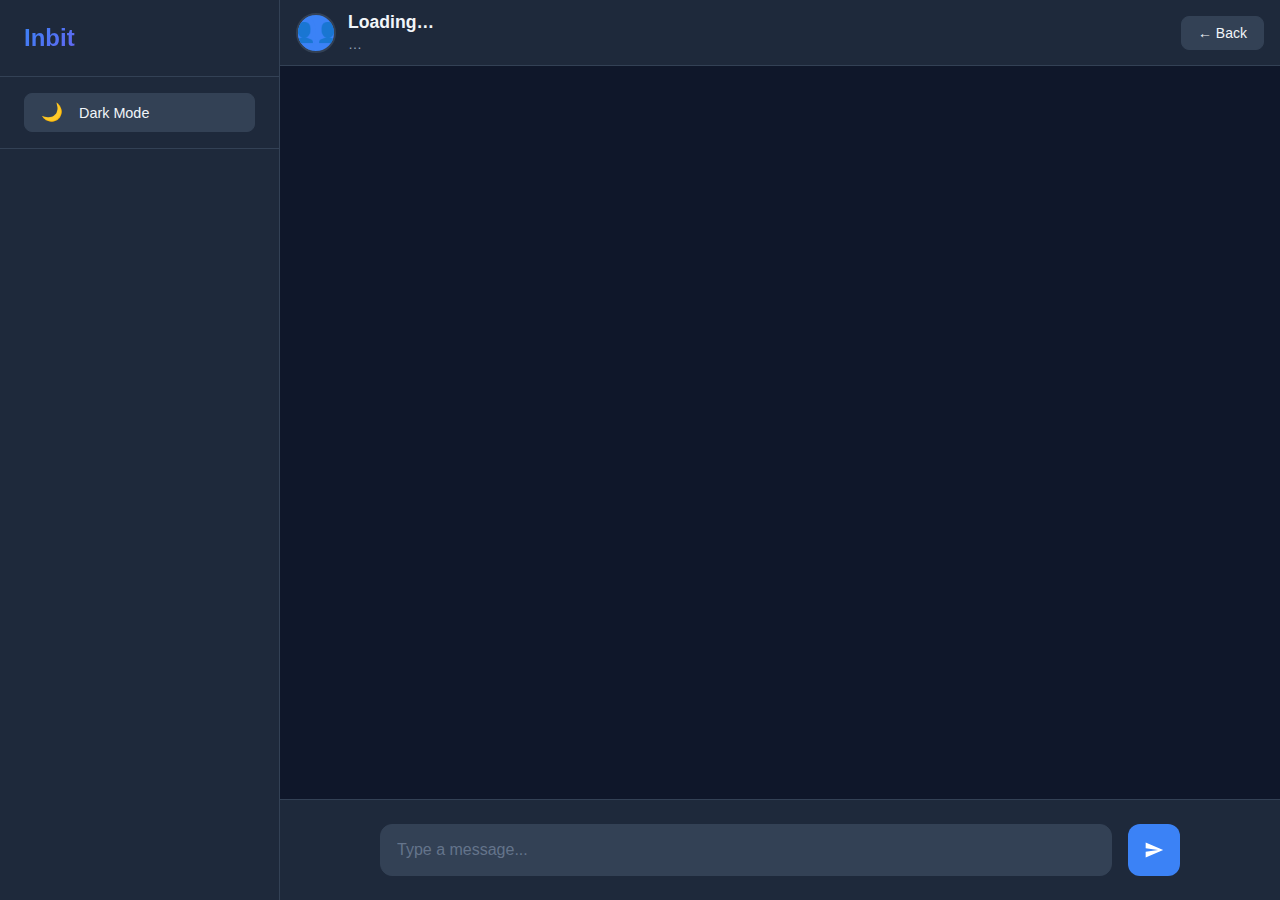
<file: Inbit/chat/chat.html>
<!DOCTYPE html>
<html lang="en">
  <head>
    <meta charset="UTF-8" />
    <meta name="viewport" content="width=device-width, initial-scale=1.0" />
    <title>Chat - Inbit</title>
    <link rel="stylesheet" href="../assets/css/chat.css" />
  </head>
  <body>
    <div class="app-container">
      <!-- Navigation Sidebar -->
      <nav class="sidebar" id="sidebar">
        <div class="sidebar-header">
          <div class="logo">Inbit</div>
          <button class="close-sidebar" id="closeSidebar">×</button>
        </div>
        <!-- Add this right after .sidebar-header -->
<div class="theme-toggle-container">
    <button id="themeToggle" class="theme-toggle-btn" aria-label="Toggle theme">
        <span class="theme-icon">🌙</span>
        <span class="theme-label">Dark Mode</span>
    </button>
</div>
        <ul class="nav-menu" id="navMenu">
          <!-- Navigation will be populated by JavaScript -->
        </ul>
      </nav>

      <!-- Main Content -->
      <div class="main-content" id="mainContent">
        <!-- Chat Container -->
        <div class="chat-container">
          <!-- Chat Header -->
          <div class="chat-header">
            <!-- hamburger now lives here -->
            <button class="menu-toggle" id="menuToggle">
              <span></span><span></span><span></span>
            </button>

            <div class="chat-partner" id="chatPartner">
              <div class="partner-avatar">👤</div>
              <div class="partner-info">
                <h3 id="partnerName">Loading…</h3>
                <span id="partnerRole">…</span>
              </div>
            </div>

            <button class="back-button" onclick="goBack()">← Back</button>
          </div>
          <!-- Messages Area -->
          <div class="messages-container" id="messagesContainer">
            <div class="messages" id="messages">
              <!-- Messages will be loaded here -->
            </div>
          </div>

          <!-- Message Input -->
          <form class="message-input-form" id="messageForm">
            <div class="input-container">
              <input
                type="text"
                id="messageInput"
                placeholder="Type a message..."
                autocomplete="off"
                required
              />
              <button type="submit" class="send-button" id="sendButton">
                <svg
                  width="20"
                  height="20"
                  viewBox="0 0 24 24"
                  fill="currentColor"
                >
                  <path d="M2.01 21L23 12 2.01 3 2 10l15 2-15 2z" />
                </svg>
              </button>
            </div>
          </form>
        </div>
      </div>
    </div>
    <script>
      function goBack() {
        if (history.length > 1) {
          history.back();
        } else {
          // Redirect based on user role or to general dashboard
          window.location.href = "../dashboard.html";
        }
      }
    </script>
    <script src="../assets/js/chat.js" type="module"></script>
  </body>
</html>
</file>
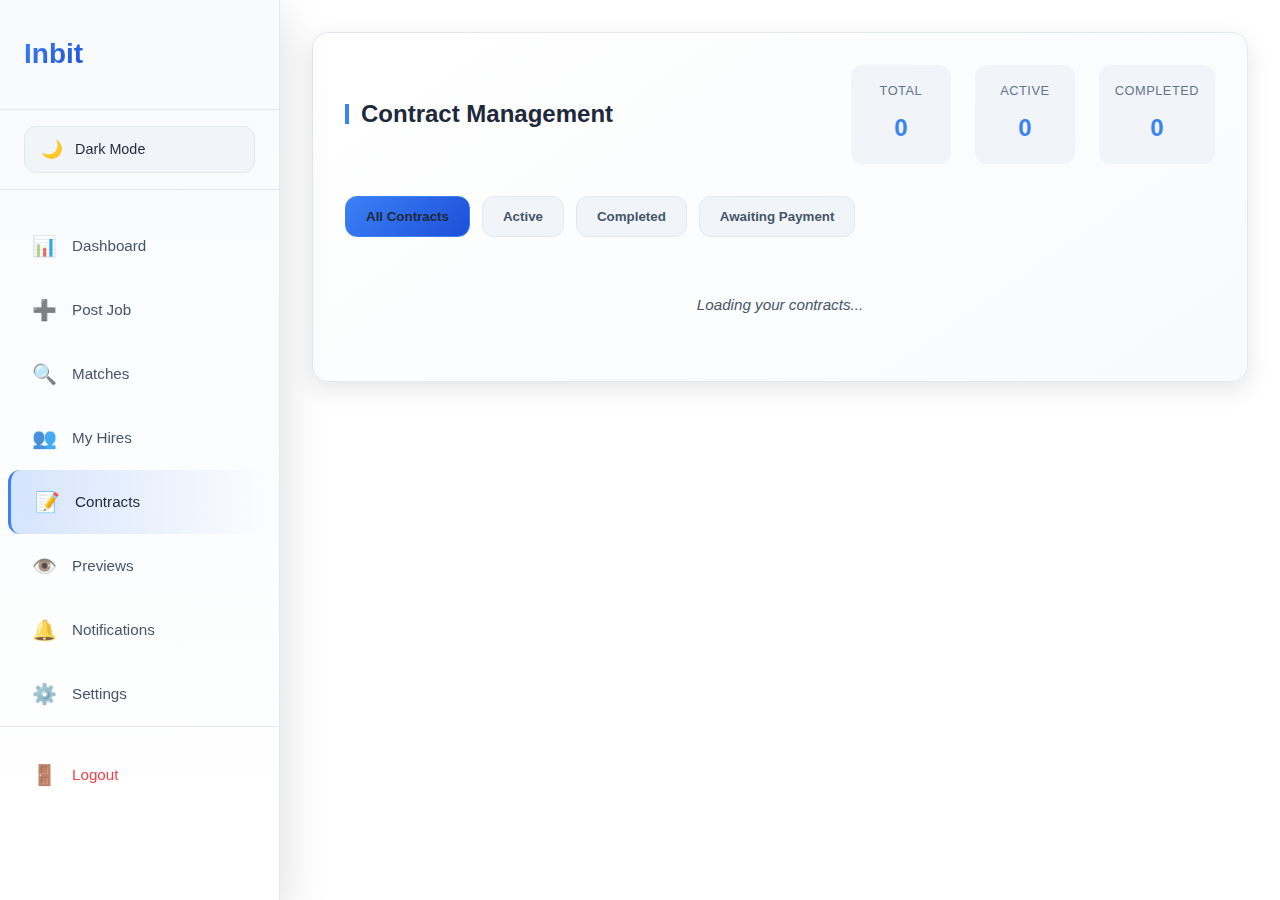
<file: Inbit/client/contracts.html>
<!DOCTYPE html>
<html lang="en">
<head>
  <meta charset="UTF-8">
  <meta name="viewport" content="width=device-width, initial-scale=1.0">
  <title>My Contracts - Inbit</title>
  <link rel="stylesheet" href="../assets/css/client.css">
  <link rel="stylesheet" href="../assets/css/client/client-contracts.css">
</head>
<body>
    <!-- ┌------------- SIDEBAR NAV -------------┐ -->
    <nav class="sidebar" id="sidebar">
        <div class="sidebar-head">
            <h1 class="logo">Inbit</h1>
        </div>

        <!-- Add this right after .sidebar-head -->
<div class="theme-toggle-container">
    <button id="themeToggle" class="theme-toggle-btn" aria-label="Toggle theme">
        <span class="theme-icon">🌙</span>
        <span class="theme-label">Dark Mode</span>
    </button>
</div>

        <ul class="nav-links">
            <li><a href="dashboard.html" class="nav-link"><span class="icon">📊</span><span class="label">Dashboard</span></a></li>
            <li><a href="post-job.html" class="nav-link"><span class="icon">➕</span><span class="label">Post Job</span></a></li>
            <li><a href="matches.html" class="nav-link"><span class="icon">🔍</span><span class="label">Matches</span></a></li>
            <li><a href="hires.html" class="nav-link"><span class="icon">👥</span><span class="label">My Hires</span></a></li>
            <li><a href="contracts.html" class="nav-link active"><span class="icon">📝</span><span class="label">Contracts</span></a></li>
            <li><a href="preview-submissions.html" class="nav-link"><span class="icon">👁️</span><span class="label">Previews</span></a></li>
            <li><a href="notifications.html" class="nav-link"><span class="icon">🔔</span><span class="label">Notifications</span></a></li>
            <li><a href="settings.html" class="nav-link"><span class="icon">⚙️</span><span class="label">Settings</span></a></li>
            <li class="nav-footer"><a href="login.html" class="nav-link logout"><span class="icon">🚪</span><span class="label">Logout</span></a></li>
        </ul>
    </nav>

    <!-- ┌------------- MAIN CONTENT WRAPPER -------------┐ -->
    <div class="main-wrapper" id="mainWrapper">
        <header class="top-header">
            <button class="mobile-menu-btn" id="mobileMenuBtn" aria-label="Toggle menu">
                <span></span>
                <span></span>
                <span></span>
            </button>
            <div class="header-content">
                <h1>My Contracts</h1>
            </div>
        </header>

        <div class="dashboard-container">
            <section class="dashboard-section">
                <div class="section-header">
                    <h2>Contract Management</h2>
                    <div class="contracts-summary">
                        <span class="summary-item">
                            <span class="summary-label">Total</span>
                            <span class="summary-value" id="totalContracts">0</span>
                        </span>
                        <span class="summary-item">
                            <span class="summary-label">Active</span>
                            <span class="summary-value" id="activeContracts">0</span>
                        </span>
                        <span class="summary-item">
                            <span class="summary-label">Completed</span>
                            <span class="summary-value" id="completedContracts">0</span>
                        </span>
                    </div>
                </div>

                <div class="contracts-filters">
                    <button class="filter-btn active" data-filter="all">All Contracts</button>
                    <button class="filter-btn" data-filter="active">Active</button>
                    <button class="filter-btn" data-filter="completed">Completed</button>
                    <button class="filter-btn" data-filter="pending">Awaiting Payment</button>
                </div>

                <div id="contractsList" class="contracts-grid">
                    <div class="loading">Loading your contracts...</div>
                </div>
            </section>
        </div>
    </div>

    <script>
        // Mobile menu functionality
        document.addEventListener('DOMContentLoaded', function() {
            const mobileMenuBtn = document.getElementById("mobileMenuBtn");
            const sidebar = document.getElementById("sidebar");
            const mainWrapper = document.getElementById("mainWrapper");
            
            if (mobileMenuBtn && sidebar) {
                mobileMenuBtn.addEventListener("click", function(e) {
                    e.stopPropagation();
                    sidebar.classList.toggle("mobile-open");
                    mainWrapper.classList.toggle("menu-open");
                    mobileMenuBtn.classList.toggle("active");
                });

                mainWrapper.addEventListener('click', function(e) {
                    if (e.target === mainWrapper && mainWrapper.classList.contains('menu-open')) {
                        sidebar.classList.remove("mobile-open");
                        mainWrapper.classList.remove("menu-open");
                        mobileMenuBtn.classList.remove("active");
                    }
                });

                document.querySelectorAll('.nav-link').forEach(link => {
                    link.addEventListener('click', () => {
                        sidebar.classList.remove("mobile-open");
                        mainWrapper.classList.remove("menu-open");
                        mobileMenuBtn.classList.remove("active");
                    });
                });
            }

            // Filter functionality
            document.querySelectorAll('.filter-btn').forEach(btn => {
                btn.addEventListener('click', function() {
                    document.querySelectorAll('.filter-btn').forEach(b => b.classList.remove('active'));
                    this.classList.add('active');
                    
                    const filter = this.dataset.filter;
                    filterContracts(filter);
                });
            });
        });

        function filterContracts(filter) {
            const contracts = document.querySelectorAll('.contract-card');
            contracts.forEach(contract => {
                const status = contract.dataset.status;
                switch(filter) {
                    case 'active':
                        contract.style.display = status === 'active' ? 'block' : 'none';
                        break;
                    case 'completed':
                        contract.style.display = status === 'completed' ? 'block' : 'none';
                        break;
                    case 'pending':
                        contract.style.display = status === 'details_provided' ? 'block' : 'none';
                        break;
                    default:
                        contract.style.display = 'block';
                }
            });
        }


        // Theme Toggle Functionality
function initThemeToggle() {
  const themeToggle = document.getElementById('themeToggle');
  if (!themeToggle) return;
  
  const themeIcon = themeToggle.querySelector('.theme-icon');
  const themeLabel = themeToggle.querySelector('.theme-label');
  
  // Check for saved theme or prefer-color-scheme
  const savedTheme = localStorage.getItem('client-theme');
  const prefersLight = window.matchMedia('(prefers-color-scheme: light)').matches;
  
  if (savedTheme === 'light' || (!savedTheme && prefersLight)) {
    document.documentElement.setAttribute('data-theme', 'light');
    themeIcon.textContent = '🌙';
    themeLabel.textContent = 'Dark Mode';
  } else {
    document.documentElement.setAttribute('data-theme', 'dark');
    themeIcon.textContent = '☀️';
    themeLabel.textContent = 'Light Mode';
  }
  
  themeToggle.addEventListener('click', () => {
    const currentTheme = document.documentElement.getAttribute('data-theme');
    
    if (currentTheme === 'light') {
      document.documentElement.setAttribute('data-theme', 'dark');
      themeIcon.textContent = '☀️';
      themeLabel.textContent = 'Light Mode';
      localStorage.setItem('client-theme', 'dark');
    } else {
      document.documentElement.setAttribute('data-theme', 'light');
      themeIcon.textContent = '🌙';
      themeLabel.textContent = 'Dark Mode';
      localStorage.setItem('client-theme', 'light');
    }
  });
}

// Initialize theme toggle when DOM loads
document.addEventListener('DOMContentLoaded', () => {
  initThemeToggle();
});
    </script>

    <script type="module" src="../assets/js/client/contracts.js"></script>
</body>
</html>
</file>
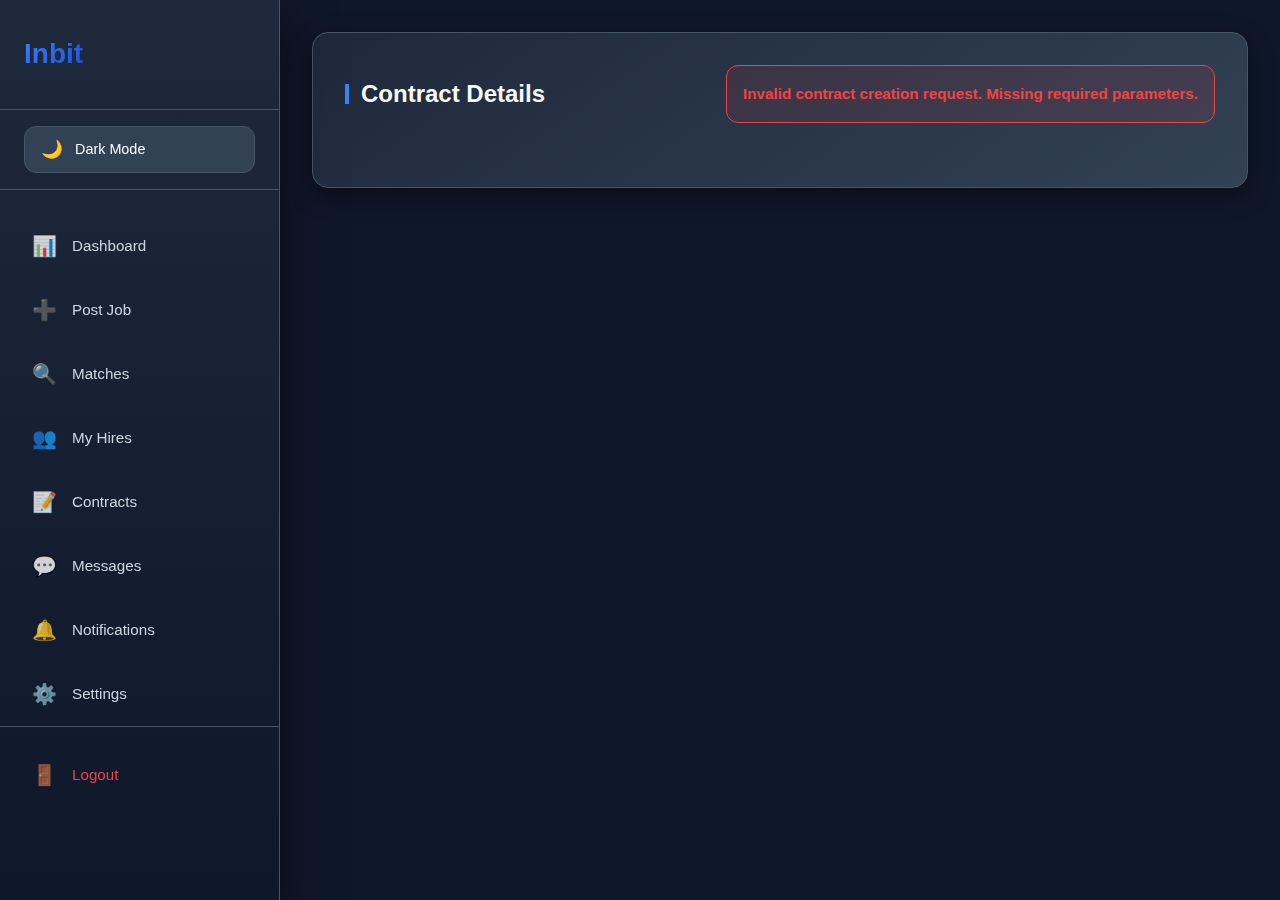
<file: Inbit/client/create-contract.html>
<!DOCTYPE html>
<html lang="en">
<head>
  <meta charset="UTF-8">
  <meta name="viewport" content="width=device-width, initial-scale=1.0">
  <title>Create Contract - Inbit</title>
  <link rel="stylesheet" href="../assets/css/client.css">
  <link rel="stylesheet" href="../assets/css/client/create-contract.css">
</head>
<body>
    <!-- ┌------------- SIDEBAR NAV -------------┐ -->
    <nav class="sidebar" id="sidebar">
        <div class="sidebar-head">
            <h1 class="logo">Inbit</h1>
        </div>

        <!-- Add this right after .sidebar-head -->
<div class="theme-toggle-container">
    <button id="themeToggle" class="theme-toggle-btn" aria-label="Toggle theme">
        <span class="theme-icon">🌙</span>
        <span class="theme-label">Dark Mode</span>
    </button>
</div>

        <ul class="nav-links">
            <li><a href="dashboard.html" class="nav-link"><span class="icon">📊</span><span class="label">Dashboard</span></a></li>
            <li><a href="post-job.html" class="nav-link"><span class="icon">➕</span><span class="label">Post Job</span></a></li>
            <li><a href="matches.html" class="nav-link"><span class="icon">🔍</span><span class="label">Matches</span></a></li>
            <li><a href="hires.html" class="nav-link"><span class="icon">👥</span><span class="label">My Hires</span></a></li>
            <li><a href="contracts.html" class="nav-link"><span class="icon">📝</span><span class="label">Contracts</span></a></li>
            <li><a href="messages.html" class="nav-link"><span class="icon">💬</span><span class="label">Messages</span></a></li>
            <li><a href="notifications.html" class="nav-link"><span class="icon">🔔</span><span class="label">Notifications</span></a></li>
            <li><a href="settings.html" class="nav-link"><span class="icon">⚙️</span><span class="label">Settings</span></a></li>
            <li class="nav-footer"><a href="logout.html" class="nav-link logout"><span class="icon">🚪</span><span class="label">Logout</span></a></li>
        </ul>
    </nav>

    <!-- ┌------------- MAIN CONTENT WRAPPER -------------┐ -->
    <div class="main-wrapper" id="mainWrapper">
        <header class="top-header">
            <button class="mobile-menu-btn" id="mobileMenuBtn" aria-label="Toggle menu">
                <span></span>
                <span></span>
                <span></span>
            </button>
            <div class="header-content">
                <h1>Create Contract</h1>
                <div class="user-info">
                    <span>Finalize your agreement</span>
                </div>
            </div>
        </header>

        <div class="dashboard-container">
            <section class="dashboard-section">
                <div class="section-header">
                    <h2>Contract Details</h2>
                    <div class="contract-info" id="contractInfo">
                        <div class="loading">Loading contract information...</div>
                    </div>
                </div>

                <form id="contractForm" class="contract-form">
                    <div class="form-group">
                        <label for="paymentMethod">Payment Method</label>
                        <select id="paymentMethod" class="form-select" required>
                            <option value="">Select Payment Method</option>
                            <option value="bank_transfer">Bank Transfer</option>
                            <option value="crypto">Cryptocurrency</option>
                            <option value="paypal">PayPal</option>
                            <option value="other">Other</option>
                        </select>
                    </div>

                    <div class="form-group">
                        <label for="amount">Contract Amount (USD)</label>
                        <input type="number" id="amount" class="form-input" placeholder="Enter contract amount" min="0" step="0.01" required />
                    </div>

                    <div class="form-actions">
                        <button type="submit" class="submit-btn">
                            <span class="btn-icon">📝</span>
                            Create Contract
                        </button>
                        <a href="contracts.html" class="cancel-btn">Cancel</a>
                    </div>
                </form>
            </section>
        </div>
    </div>

    <script>
        // Mobile menu functionality
        document.addEventListener('DOMContentLoaded', function() {
            const mobileMenuBtn = document.getElementById("mobileMenuBtn");
            const sidebar = document.getElementById("sidebar");
            const mainWrapper = document.getElementById("mainWrapper");
            
            if (mobileMenuBtn && sidebar) {
                mobileMenuBtn.addEventListener("click", function(e) {
                    e.stopPropagation();
                    sidebar.classList.toggle("mobile-open");
                    mainWrapper.classList.toggle("menu-open");
                    mobileMenuBtn.classList.toggle("active");
                });

                mainWrapper.addEventListener('click', function(e) {
                    if (e.target === mainWrapper && mainWrapper.classList.contains('menu-open')) {
                        sidebar.classList.remove("mobile-open");
                        mainWrapper.classList.remove("menu-open");
                        mobileMenuBtn.classList.remove("active");
                    }
                });

                document.querySelectorAll('.nav-link').forEach(link => {
                    link.addEventListener('click', () => {
                        sidebar.classList.remove("mobile-open");
                        mainWrapper.classList.remove("menu-open");
                        mobileMenuBtn.classList.remove("active");
                    });
                });
            }

            // Load contract information
            loadContractInfo();
        });

        async function loadContractInfo() {
            const params = new URLSearchParams(window.location.search);
            const hireId = params.get("hire");
            const finalId = params.get("final");

            const infoContainer = document.getElementById('contractInfo');
            
            if (!hireId || !finalId) {
                infoContainer.innerHTML = '<div class="error">Invalid contract creation request. Missing required parameters.</div>';
                document.getElementById('contractForm').style.display = 'none';
                return;
            }

            try {
                // You might want to fetch hire details here to show to the client
                infoContainer.innerHTML = `
                    <div class="info-items">
                        <div class="info-item">
                            <span class="info-label">Hire ID</span>
                            <span class="info-value">#${hireId}</span>
                        </div>
                        <div class="info-item">
                            <span class="info-label">Final Submission</span>
                            <span class="info-value">#${finalId}</span>
                        </div>
                        <div class="info-item">
                            <span class="info-label">Status</span>
                            <span class="info-value status-approved">Ready for Contract</span>
                        </div>
                    </div>
                `;
            } catch (error) {
                infoContainer.innerHTML = '<div class="error">Error loading contract information.</div>';
                console.error(error);
            }
        }
    </script>

    <script type="module" src="../assets/js/client/create-contract.js"></script>
</body>
</html>
</file>
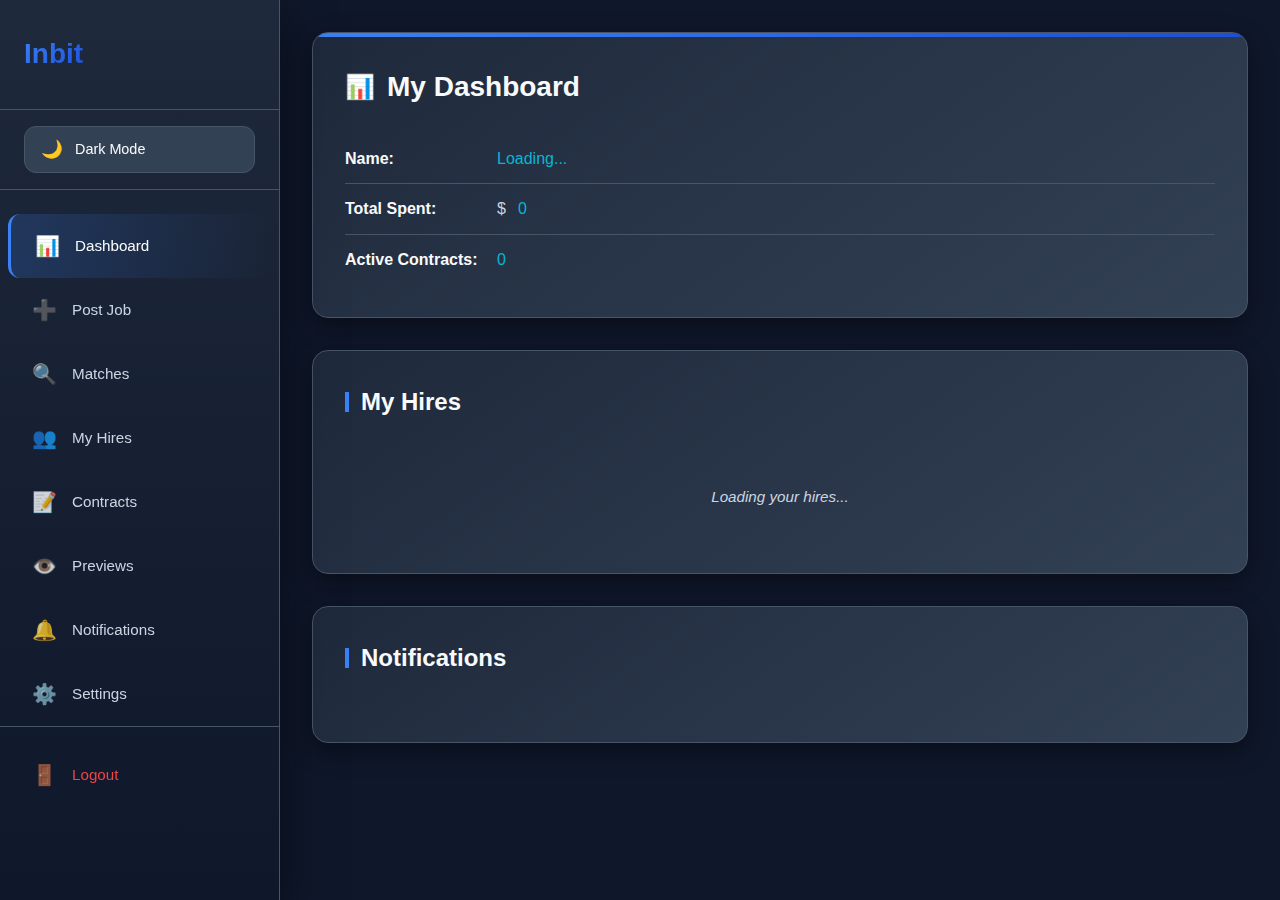
<file: Inbit/client/dashboard.html>
<!DOCTYPE html>
<html lang="en">
  <head>
    <meta charset="UTF-8" />
    <meta name="viewport" content="width=device-width, initial-scale=1.0" />
    <title>Client Dashboard - Inbit</title>
    <link rel="stylesheet" href="../assets/css/client.css" />
  </head>
  <body>
    <!-- ┌------------- SIDEBAR NAV -------------┐ -->
    <nav class="sidebar" id="sidebar">
      <div class="sidebar-head">
        <h1 class="logo">Inbit</h1>
      </div>

      <!-- Add this right after .sidebar-head -->
<div class="theme-toggle-container">
    <button id="themeToggle" class="theme-toggle-btn" aria-label="Toggle theme">
        <span class="theme-icon">🌙</span>
        <span class="theme-label">Dark Mode</span>
    </button>
</div>

        <ul class="nav-links">
            <li><a href="dashboard.html" class="nav-link active"><span class="icon">📊</span><span class="label">Dashboard</span></a></li>
            <li><a href="post-job.html" class="nav-link"><span class="icon">➕</span><span class="label">Post Job</span></a></li>
            <li><a href="matches.html" class="nav-link"><span class="icon">🔍</span><span class="label">Matches</span></a></li>
            <li><a href="hires.html" class="nav-link"><span class="icon">👥</span><span class="label">My Hires</span></a></li>
            <li><a href="contracts.html" class="nav-link"><span class="icon">📝</span><span class="label">Contracts</span></a></li>
            <li><a href="preview-submissions.html" class="nav-link"><span class="icon">👁️</span><span class="label">Previews</span></a></li>
            <li><a href="notifications.html" class="nav-link"><span class="icon">🔔</span><span class="label">Notifications</span></a></li>
            <li><a href="settings.html" class="nav-link"><span class="icon">⚙️</span><span class="label">Settings</span></a></li>
            <li class="nav-footer"><a href="login.html" class="nav-link logout"><span class="icon">🚪</span><span class="label">Logout</span></a></li>
        </ul>
    </nav>

    <!-- ┌------------- MAIN CONTENT WRAPPER -------------┐ -->
    <div class="main-wrapper" id="mainWrapper">
      <header class="top-header">
        <button
          class="mobile-menu-btn"
          id="mobileMenuBtn"
          aria-label="Toggle menu"
        >
          <span></span>
          <span></span>
          <span></span>
        </button>
        <div class="header-content">
          <h1>Client Dashboard</h1>
          <div class="user-info">
            <span>Welcome</span>
          </div>
        </div>
      </header>

      <div class="dashboard-container">
        <!-- Hires Section -->
        <!-- In dashboard.html, update the hires section -->
        <section id="clientSummary" class="summary-card">
          <h2>My Dashboard</h2>
          <p><strong>Name:</strong> <span id="clientName">Loading...</span></p>
          <p><strong>Total Spent:</strong> $<span id="totalSpent">0</span></p>
          <p>
            <strong>Active Contracts:</strong>
            <span id="activeContracts">0</span>
          </p>
        </section>

        <section class="dashboard-section">
          <div class="section-header">
            <h2>My Hires</h2>
          </div>
          <div id="hiresList">
            <div class="loading">Loading your hires...</div>
          </div>
        </section>

        <!-- Notifications Section -->
        <section class="dashboard-section">
          <div class="section-header">
            <h2>Notifications</h2>
          </div>
          <div class="notifications-list">
            <ul id="notificationsList"></ul>
          </div>
        </section>
      </div>
    </div>

    <script>
      // Mobile menu functionality
      document.addEventListener("DOMContentLoaded", function () {
        const mobileMenuBtn = document.getElementById("mobileMenuBtn");
        const sidebar = document.getElementById("sidebar");
        const mainWrapper = document.getElementById("mainWrapper");

        if (mobileMenuBtn && sidebar) {
          mobileMenuBtn.addEventListener("click", function (e) {
            e.stopPropagation();
            sidebar.classList.toggle("mobile-open");
            mainWrapper.classList.toggle("menu-open");
            mobileMenuBtn.classList.toggle("active");
          });

          mainWrapper.addEventListener("click", function (e) {
            if (
              e.target === mainWrapper &&
              mainWrapper.classList.contains("menu-open")
            ) {
              sidebar.classList.remove("mobile-open");
              mainWrapper.classList.remove("menu-open");
              mobileMenuBtn.classList.remove("active");
            }
          });

          document.querySelectorAll(".nav-link").forEach((link) => {
            link.addEventListener("click", () => {
              sidebar.classList.remove("mobile-open");
              mainWrapper.classList.remove("menu-open");
              mobileMenuBtn.classList.remove("active");
            });
          });
        }
      });
    </script>

    <script src="../assets/js/client.js" type="module"></script>
  </body>
</html>
</file>
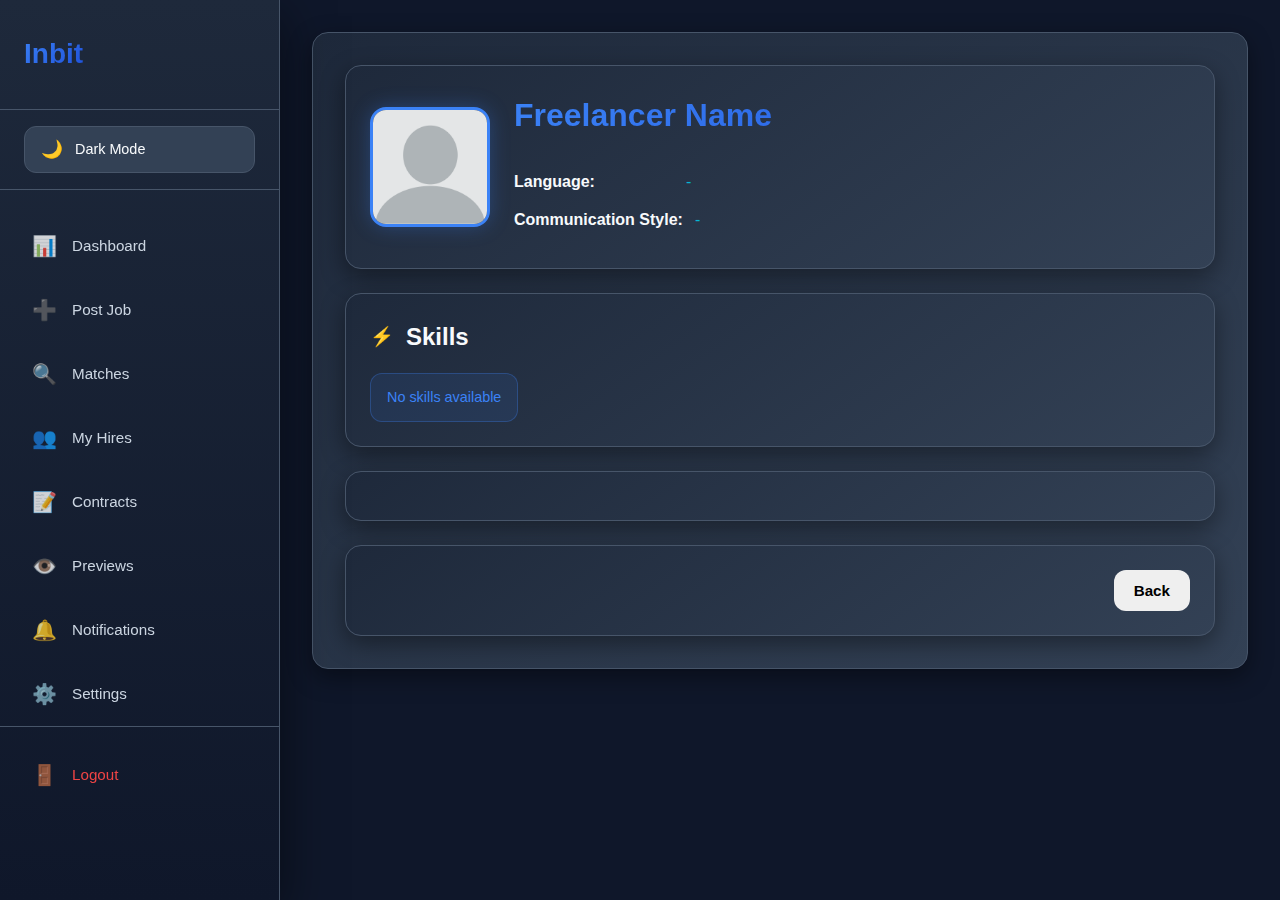
<file: Inbit/client/freelancer-profile.html>
<!DOCTYPE html>
<html lang="en">
  <head>
    <meta charset="UTF-8" />
    <meta name="viewport" content="width=device-width, initial-scale=1.0" />
    <title>Client Dashboard - Inbit</title>
    <link rel="stylesheet" href="../assets/css/client.css" />
    <link rel="stylesheet" href="../assets/css/freelancer-profile.css" />
    <style>
      /* ┌─────────────────────────────────────────────────┐
   │                 BADGES STYLING                  │
   └─────────────────────────────────────────────────┘ */

/* Badge Container */
.badge-container {
  display: flex;
  flex-wrap: wrap;
  gap: var(--space-2);
  margin: var(--space-3) 0;
  align-items: center;
}

/* Base Badge Styles */
.badge {
  display: inline-flex;
  align-items: center;
  padding: var(--space-2) var(--space-3);
  border-radius: var(--radius-md);
  font-size: 0.75rem;
  font-weight: 600;
  text-transform: uppercase;
  letter-spacing: 0.5px;
  border: 2px solid transparent;
  transition: all var(--transition-fast);
  position: relative;
  overflow: hidden;
}

.badge::before {
  content: '';
  position: absolute;
  top: 0;
  left: -100%;
  width: 100%;
  height: 100%;
  background: linear-gradient(90deg, transparent, rgba(255,255,255,0.2), transparent);
  transition: left 0.5s ease;
}

.badge:hover::before {
  left: 100%;
}

/* Priority Levels - Highest to Lowest */

/* 1. LADDER BADGE (Highest Priority) */
/* 1. LADDER BADGE (Highest Priority) */
.ladder-badge {
  background: linear-gradient(135deg, #FFD700 0%, #FFA500 100%);
  color: #000000 !important;
  border-color: #FFA500;
  box-shadow: 0 4px 12px rgba(255, 165, 0, 0.3);
  font-size: 0.7rem;
  padding: var(--space-2) var(--space-4);
  position: relative;
  -webkit-text-fill-color: #000000 !important;
  text-fill-color: #000000 !important;
  border-radius: 20px;
}


/* 2. INBIT CHOICE (High Priority) */
.badge.choice {
  background: linear-gradient(135deg, #3B82F6 0%, #1D4ED8 100%);
  color: white;
  border-color: #60A5FA;
  box-shadow: 0 4px 12px rgba(59, 130, 246, 0.3);
}

.badge.choice::before {
  content: '⭐';
  margin-right: var(--space-2);
  font-size: 0.8rem;
}

/* 3. INBIT PARTNER (Medium-High Priority) */
.badge.partner {
  background: linear-gradient(135deg, #10B981 0%, #047857 100%);
  color: white;
  border-color: #34D399;
  box-shadow: 0 4px 12px rgba(16, 185, 129, 0.3);
}

.badge.partner::before {
  content: '🤝';
  margin-right: var(--space-2);
  font-size: 0.8rem;
}

/* 4. ACHIEVEMENT BADGES (Medium Priority) */
.badge:not(.ladder-badge):not(.choice):not(.partner):not(.verified) {
  background: linear-gradient(135deg, var(--bg-tertiary) 0%, var(--bg-secondary) 100%);
  color: var(--text-primary);
  border-color: var(--border-primary);
  box-shadow: 0 2px 8px rgba(0, 0, 0, 0.1);
  text-transform: none;
  letter-spacing: normal;
  font-weight: 500;
}

.badge:not(.ladder-badge):not(.choice):not(.partner):not(.verified)::before {
  content: '🏆';
  margin-right: var(--space-2);
  font-size: 0.8rem;
}

/* 5. VERIFIED SKILL BADGE (Lowest Priority) */
.badge.verified {
  background: linear-gradient(135deg, #10B981 0%, #047857 100%);
  color: white;
  border: none;
  font-size: 0.65rem;
  padding: 1px 6px;
  margin-left: var(--space-2);
}

.badge.verified::before {
  content: '✓';
  margin-right: 2px;
  font-size: 0.6rem;
}

/* Badge Stacking and Layout */
.profile-info .badge-container {
  order: 2;
  margin-top: var(--space-2);
}

.profile-info h1 .ladder-badge {
  vertical-align: middle;
  margin-left: var(--space-3);
}

/* Responsive Badge Layout */
@media (max-width: 768px) {
  .badge-container {
    gap: var(--space-1);
  }
  
  .badge {
    font-size: 0.7rem;
    padding: var(--space-1) var(--space-2);
  }
  
  .ladder-badge {
    font-size: 0.65rem;
    padding: var(--space-1) var(--space-3);
  }
  
  .badge.verified {
    font-size: 0.6rem;
    padding: 1px 4px;
  }
}

/* Light Theme Adjustments */
[data-theme="light"] .badge:not(.ladder-badge):not(.choice):not(.partner):not(.verified) {
  background: linear-gradient(135deg, #F1F5F9 0%, #E2E8F0 100%);
  color: #475569;
  border-color: #CBD5E1;
}

/* Badge Animation on Load */
@keyframes badgePop {
  0% {
    transform: scale(0.8);
    opacity: 0;
  }
  50% {
    transform: scale(1.1);
  }
  100% {
    transform: scale(1);
    opacity: 1;
  }
}

.badge {
  animation: badgePop 0.6s cubic-bezier(0.4, 0, 0.2, 1);
}

/* Stagger animations for multiple badges */
.badge-container .badge:nth-child(1) { animation-delay: 0.1s; }
.badge-container .badge:nth-child(2) { animation-delay: 0.2s; }
.badge-container .badge:nth-child(3) { animation-delay: 0.3s; }
.badge-container .badge:nth-child(4) { animation-delay: 0.4s; }
    </style>
  </head>
  <body>
    <!-- ┌------------- SIDEBAR NAV -------------┐ -->
    <nav class="sidebar" id="sidebar">
      <div class="sidebar-head">
        <h1 class="logo">Inbit</h1>
      </div>

      <!-- Add this right after .sidebar-head -->
      <div class="theme-toggle-container">
        <button
          id="themeToggle"
          class="theme-toggle-btn"
          aria-label="Toggle theme"
        >
          <span class="theme-icon">🌙</span>
          <span class="theme-label">Dark Mode</span>
        </button>
      </div>

      <ul class="nav-links">
        <li>
          <a href="dashboard.html" class="nav-link"
            ><span class="icon">📊</span><span class="label">Dashboard</span></a
          >
        </li>
        <li>
          <a href="post-job.html" class="nav-link"
            ><span class="icon">➕</span><span class="label">Post Job</span></a
          >
        </li>
        <li>
          <a href="matches.html" class="nav-link"
            ><span class="icon">🔍</span><span class="label">Matches</span></a
          >
        </li>
        <li>
          <a href="hires.html" class="nav-link"
            ><span class="icon">👥</span><span class="label">My Hires</span></a
          >
        </li>
        <li>
          <a href="contracts.html" class="nav-link"
            ><span class="icon">📝</span><span class="label">Contracts</span></a
          >
        </li>
        <li>
          <a href="preview-submissions.html" class="nav-link"
            ><span class="icon">👁️</span><span class="label">Previews</span></a
          >
        </li>
        <li>
          <a href="notifications.html" class="nav-link"
            ><span class="icon">🔔</span
            ><span class="label">Notifications</span></a
          >
        </li>
        <li>
          <a href="settings.html" class="nav-link"
            ><span class="icon">⚙️</span><span class="label">Settings</span></a
          >
        </li>
        <li class="nav-footer">
          <a href="login.html" class="nav-link logout"
            ><span class="icon">🚪</span><span class="label">Logout</span></a
          >
        </li>
      </ul>
    </nav>

    <!-- ┌------------- MAIN CONTENT WRAPPER -------------┐ -->
    <div class="main-wrapper" id="mainWrapper">
      <header class="top-header">
        <button
          class="mobile-menu-btn"
          id="mobileMenuBtn"
          aria-label="Toggle menu"
        >
          <span></span>
          <span></span>
          <span></span>
        </button>
        <div class="header-content">
          <h1>My Matched Freelancers</h1>
        </div>
      </header>

      <div class="dashboard-container">
        <!-- Matches Section -->
        <!-- Matches Section -->
        <section class="dashboard-section">
          <!-- Header -->
          <div class="profile-header">
            <img
              id="profilePicture"
              src="../assets/images/default-avatar.png"
              alt="Profile Picture"
              class="profile-img"
            />
            <div class="profile-info">
              <h1 id="freelancerName">Freelancer Name</h1>
              <h2 id="freelancerName"></h2>
<div id="badgeContainer" class="badge-container"></div>
<div id="freelancerAchievements"></div>


              <p>
                <strong>Language:</strong>
                <span id="freelancerLanguage">-</span>
              </p>
              <p>
                <strong>Communication Style:</strong>
                <span id="freelancerTone">-</span>
              </p>
            </div>
          </div>

          <!-- Skills Section -->
          <div class="skills-section">
            <h2>Skills</h2>
            <ul id="freelancerSkills">
              <li>No skills available</li>
            </ul>
          </div>

          <div id="contractsList" class="contracts-section">
            <!-- Completed contracts will load here -->
          </div>

          <!-- Actions -->
          <div class="profile-actions">
            <button onclick="window.history.back()" class="btn btn-secondary">
              Back
            </button>
          </div>
        </section>
      </div>
    </div>

    <script>
      // Mobile menu functionality
      document.addEventListener("DOMContentLoaded", function () {
        const mobileMenuBtn = document.getElementById("mobileMenuBtn");
        const sidebar = document.getElementById("sidebar");
        const mainWrapper = document.getElementById("mainWrapper");

        if (mobileMenuBtn && sidebar) {
          mobileMenuBtn.addEventListener("click", function (e) {
            e.stopPropagation();
            sidebar.classList.toggle("mobile-open");
            mainWrapper.classList.toggle("menu-open");
            mobileMenuBtn.classList.toggle("active");
          });

          mainWrapper.addEventListener("click", function (e) {
            if (
              e.target === mainWrapper &&
              mainWrapper.classList.contains("menu-open")
            ) {
              sidebar.classList.remove("mobile-open");
              mainWrapper.classList.remove("menu-open");
              mobileMenuBtn.classList.remove("active");
            }
          });

          document.querySelectorAll(".nav-link").forEach((link) => {
            link.addEventListener("click", () => {
              sidebar.classList.remove("mobile-open");
              mainWrapper.classList.remove("menu-open");
              mobileMenuBtn.classList.remove("active");
            });
          });
        }
      });
    </script>
    <script src="../assets/js/client.js" type="module"></script>
    <script src="../assets/js/freelancer-profile.js" type="module"></script>
  </body>
</html>
</file>
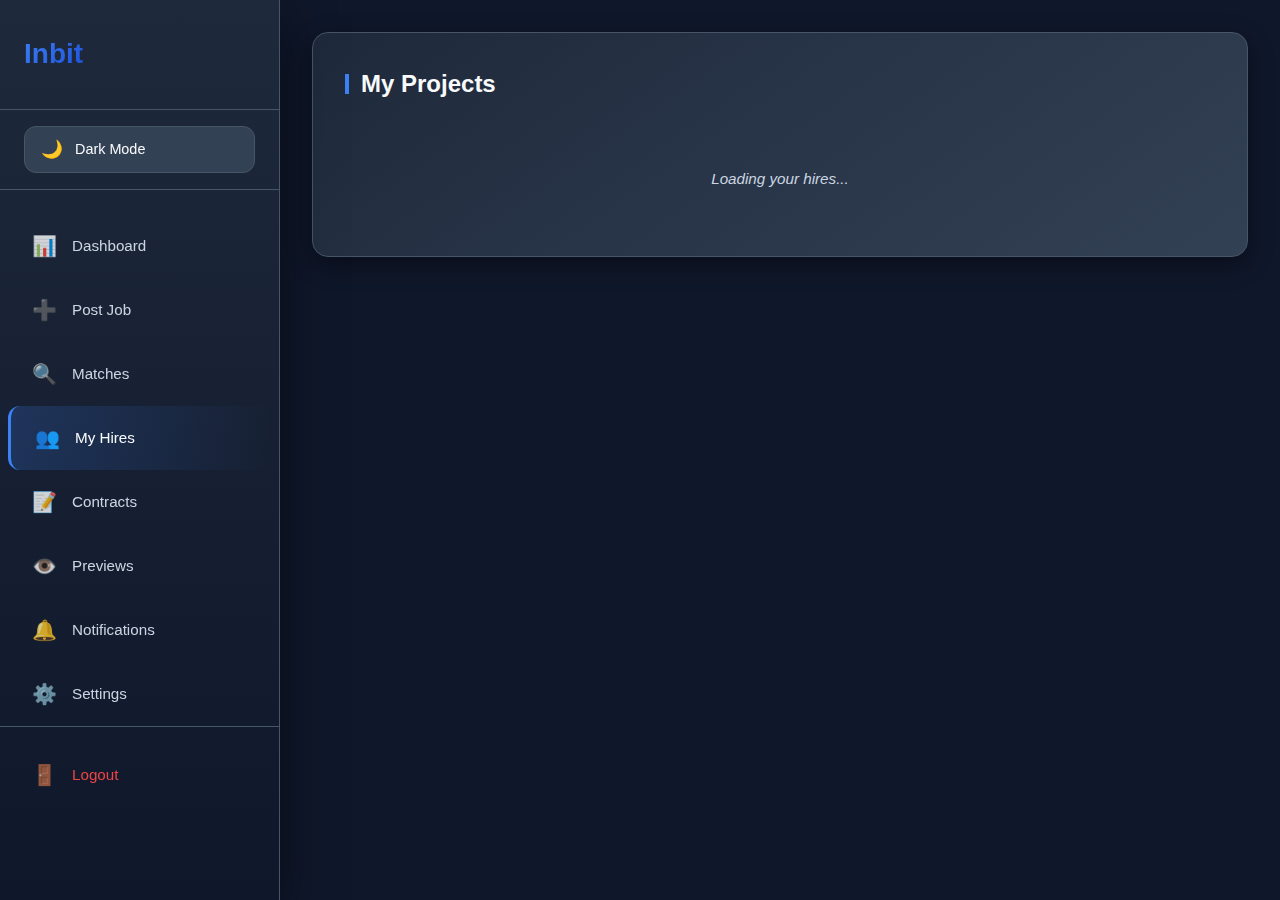
<file: Inbit/client/hires.html>
<!DOCTYPE html>
<html lang="en">
  <head>
    <meta charset="UTF-8" />
    <meta name="viewport" content="width=device-width, initial-scale=1.0" />
    <title>Client Hires - Inbit</title>
    <link rel="stylesheet" href="../assets/css/client.css" />
  </head>
  <body>
    <!-- ┌------------- SIDEBAR NAV -------------┐ -->
    <nav class="sidebar" id="sidebar">
      <div class="sidebar-head">
        <h1 class="logo">Inbit</h1>
      </div>

      <!-- Add this right after .sidebar-head -->
<div class="theme-toggle-container">
    <button id="themeToggle" class="theme-toggle-btn" aria-label="Toggle theme">
        <span class="theme-icon">🌙</span>
        <span class="theme-label">Dark Mode</span>
    </button>
</div>

        <ul class="nav-links">
            <li><a href="dashboard.html" class="nav-link"><span class="icon">📊</span><span class="label">Dashboard</span></a></li>
            <li><a href="post-job.html" class="nav-link"><span class="icon">➕</span><span class="label">Post Job</span></a></li>
            <li><a href="matches.html" class="nav-link"><span class="icon">🔍</span><span class="label">Matches</span></a></li>
            <li><a href="hires.html" class="nav-link active"><span class="icon">👥</span><span class="label">My Hires</span></a></li>
            <li><a href="contracts.html" class="nav-link"><span class="icon">📝</span><span class="label">Contracts</span></a></li>
            <li><a href="preview-submissions.html" class="nav-link"><span class="icon">👁️</span><span class="label">Previews</span></a></li>
            <li><a href="notifications.html" class="nav-link"><span class="icon">🔔</span><span class="label">Notifications</span></a></li>
            <li><a href="settings.html" class="nav-link"><span class="icon">⚙️</span><span class="label">Settings</span></a></li>
            <li class="nav-footer"><a href="login.html" class="nav-link logout"><span class="icon">🚪</span><span class="label">Logout</span></a></li>
        </ul>
    </nav>

    <!-- ┌------------- MAIN CONTENT WRAPPER -------------┐ -->
    <div class="main-wrapper" id="mainWrapper">
      <header class="top-header">
        <button
          class="mobile-menu-btn"
          id="mobileMenuBtn"
          aria-label="Toggle menu"
        >
          <span></span>
          <span></span>
          <span></span>
        </button>
        <div class="header-content">
          <h1>My Hires</h1>
        </div>
      </header>

      <div class="dashboard-container">
        <!-- Hires Section -->
        <section class="dashboard-section">
          <div class="section-header">
            <h2>My Projects</h2>
          </div>
          <div id="hiresList">
            <div class="loading">Loading your hires...</div>
          </div>
        </section>
      </div>
    </div>

    <script>
      // Mobile menu functionality
      document.addEventListener("DOMContentLoaded", function () {
        const mobileMenuBtn = document.getElementById("mobileMenuBtn");
        const sidebar = document.getElementById("sidebar");
        const mainWrapper = document.getElementById("mainWrapper");

        if (mobileMenuBtn && sidebar) {
          mobileMenuBtn.addEventListener("click", function (e) {
            e.stopPropagation();
            sidebar.classList.toggle("mobile-open");
            mainWrapper.classList.toggle("menu-open");
            mobileMenuBtn.classList.toggle("active");
          });

          mainWrapper.addEventListener("click", function (e) {
            if (
              e.target === mainWrapper &&
              mainWrapper.classList.contains("menu-open")
            ) {
              sidebar.classList.remove("mobile-open");
              mainWrapper.classList.remove("menu-open");
              mobileMenuBtn.classList.remove("active");
            }
          });

          document.querySelectorAll(".nav-link").forEach((link) => {
            link.addEventListener("click", () => {
              sidebar.classList.remove("mobile-open");
              mainWrapper.classList.remove("menu-open");
              mobileMenuBtn.classList.remove("active");
            });
          });
        }
      });
    </script>

    <script src="../assets/js/client.js" type="module"></script>
  </body>
</html>
</file>
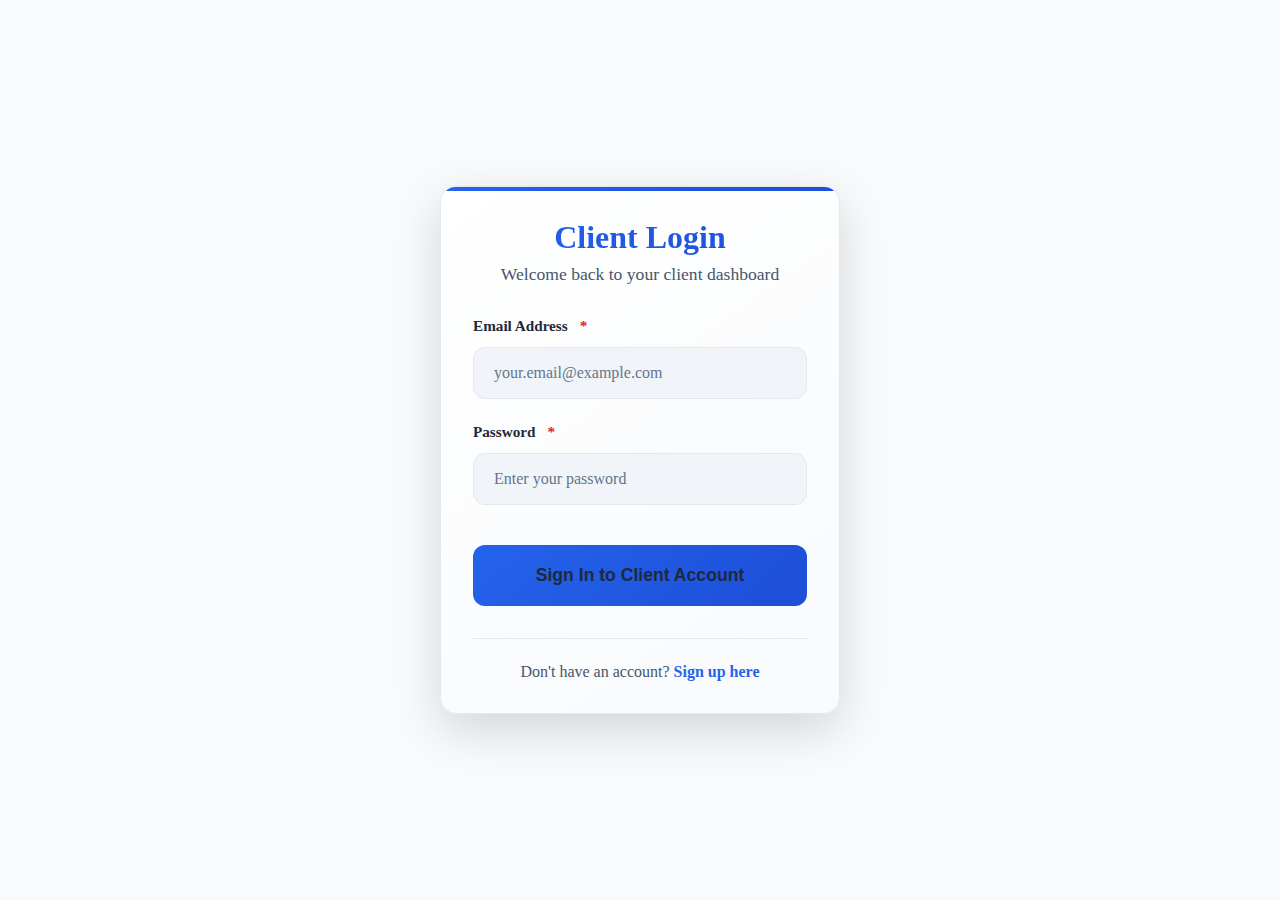
<file: Inbit/client/login.html>
<!DOCTYPE html>
<html lang="en">
<head>
  <meta charset="UTF-8">
  <meta name="viewport" content="width=device-width, initial-scale=1.0">
  <title>Client Login - Inbit</title>
  <!-- <link rel="stylesheet" href="../assets/css/client.css"> -->
  <link rel="stylesheet" href="../assets/css/client/auth.css">
</head>
<body>
  <div class="login-container">
    <div class="auth-card">
      <div class="auth-header">
        <h1>Client Login</h1>
        <p>Welcome back to your client dashboard</p>
      </div>
      
      <form id="clientLoginForm" class="auth-form">
        <div class="form-group">
          <label for="email">Email Address</label>
          <input type="email" id="email" name="email" class="form-input" placeholder="your.email@example.com" required>
        </div>

        <div class="form-group">
          <label for="password">Password</label>
          <input type="password" id="password" name="password" class="form-input" placeholder="Enter your password" required>
        </div>

        <button type="submit" class="submit-btn">
          Sign In to Client Account
        </button>
      </form>

      <div class="auth-footer">
        <p>Don't have an account? <a href="signup.html" class="auth-link">Sign up here</a></p>
      </div>
    </div>
  </div>

  <script src="../assets/js/auth.js" type="module"></script>
</body>
</html>
</file>
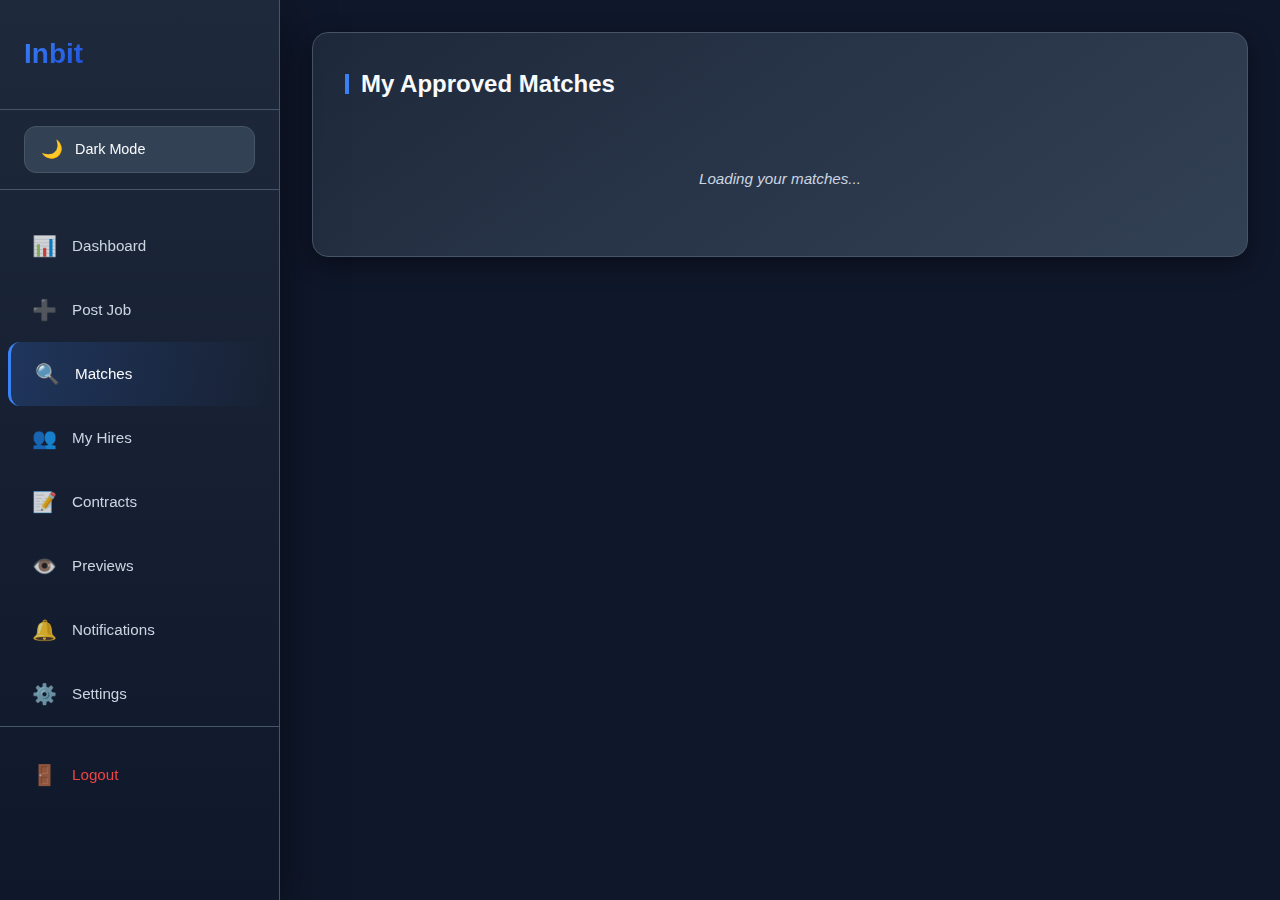
<file: Inbit/client/matches.html>
<!DOCTYPE html>
<html lang="en">
  <head>
    <meta charset="UTF-8" />
    <meta name="viewport" content="width=device-width, initial-scale=1.0" />
    <title>Client Dashboard - Inbit</title>
    <link rel="stylesheet" href="../assets/css/client.css" />
    <style>
      /* ┌─────────────────────────────────────────────────┐
   │              MATCHES BADGES STYLING             │
   └─────────────────────────────────────────────────┘ */

/* Badge Container in Matches */
.freelancer-badges {
  display: flex;
  flex-wrap: wrap;
  gap: var(--space-2);
  margin: var(--space-2) 0;
  align-items: center;
}

/* Base Badge Styles for Matches */
.freelancer-badges .badge {
  display: inline-flex;
  align-items: center;
  padding: var(--space-1) var(--space-3);
  border-radius: var(--radius-md);
  font-size: 0.7rem;
  font-weight: 600;
  text-transform: uppercase;
  letter-spacing: 0.5px;
  border: 2px solid transparent;
  transition: all var(--transition-fast);
  position: relative;
  overflow: hidden;
}

.freelancer-badges .badge::before {
  content: '';
  position: absolute;
  top: 0;
  left: -100%;
  width: 100%;
  height: 100%;
  background: linear-gradient(90deg, transparent, rgba(255,255,255,0.2), transparent);
  transition: left 0.5s ease;
}

.freelancer-badges .badge:hover::before {
  left: 100%;
}

/* Priority Levels - Highest to Lowest */

/* 1. LADDER BADGE (Highest Priority) */
.freelancer-badges .badge.ladder {
  background: linear-gradient(135deg, #FFD700 0%, #FFA500 100%);
  color: #000000 !important;
  border-color: #FFA500;
  box-shadow: 0 4px 12px rgba(255, 165, 0, 0.3);
  padding: var(--space-1) var(--space-3);
  position: relative;
  -webkit-text-fill-color: #000000 !important;
}



/* 2. INBIT CHOICE (High Priority) */
.freelancer-badges .badge.choice {
  background: linear-gradient(135deg, #3B82F6 0%, #1D4ED8 100%);
  color: white;
  border-color: #60A5FA;
  box-shadow: 0 4px 12px rgba(59, 130, 246, 0.3);
}

.freelancer-badges .badge.choice::before {
  content: '⭐';
  margin-right: var(--space-1);
  font-size: 0.7rem;
}

/* 3. INBIT PARTNER (Medium-High Priority) */
.freelancer-badges .badge.partner {
  background: linear-gradient(135deg, #10B981 0%, #047857 100%);
  color: white;
  border-color: #34D399;
  box-shadow: 0 4px 12px rgba(16, 185, 129, 0.3);
}

.freelancer-badges .badge.partner::before {
  content: '🤝';
  margin-right: var(--space-1);
  font-size: 0.7rem;
}

/* 4. VERIFIED SKILL BADGE (In matched skills list) */
.matched-skills .badge.verified {
  background: linear-gradient(135deg, #10B981 0%, #047857 100%);
  color: white;
  border: none;
  font-size: 0.6rem;
  padding: 1px 6px;
  margin-left: var(--space-2);
  border-radius: var(--radius-sm);
  font-weight: 600;
}

.matched-skills .badge.verified::before {
  content: '✓';
  margin-right: 2px;
  font-size: 0.5rem;
}

/* Badge Animation on Load */
@keyframes badgePop {
  0% {
    transform: scale(0.8);
    opacity: 0;
  }
  50% {
    transform: scale(1.1);
  }
  100% {
    transform: scale(1);
    opacity: 1;
  }
}

.freelancer-badges .badge {
  animation: badgePop 0.6s cubic-bezier(0.4, 0, 0.2, 1);
}

/* Stagger animations for multiple badges */
.freelancer-badges .badge:nth-child(1) { animation-delay: 0.1s; }
.freelancer-badges .badge:nth-child(2) { animation-delay: 0.2s; }
.freelancer-badges .badge:nth-child(3) { animation-delay: 0.3s; }

/* Responsive Badge Layout */
@media (max-width: 768px) {
  .freelancer-badges {
    gap: var(--space-1);
  }
  
  .freelancer-badges .badge {
    font-size: 0.65rem;
    padding: 2px 8px;
  }
  
  .freelancer-badges .badge.ladder {
    font-size: 0.6rem;
    padding: 2px 8px;
  }
  
  .matched-skills .badge.verified {
    font-size: 0.55rem;
    padding: 1px 4px;
  }
}

/* Light Theme Adjustments */
[data-theme="light"] .freelancer-badges .badge:not(.ladder):not(.choice):not(.partner):not(.verified) {
  background: linear-gradient(135deg, #F1F5F9 0%, #E2E8F0 100%);
  color: #475569;
  border-color: #CBD5E1;
}
    </style>
  </head>
  <body>
    <!-- ┌------------- SIDEBAR NAV -------------┐ -->
    <nav class="sidebar" id="sidebar">
      <div class="sidebar-head">
        <h1 class="logo">Inbit</h1>
      </div>

      <!-- Add this right after .sidebar-head -->
<div class="theme-toggle-container">
    <button id="themeToggle" class="theme-toggle-btn" aria-label="Toggle theme">
        <span class="theme-icon">🌙</span>
        <span class="theme-label">Dark Mode</span>
    </button>
</div>

        <ul class="nav-links">
            <li><a href="dashboard.html" class="nav-link"><span class="icon">📊</span><span class="label">Dashboard</span></a></li>
            <li><a href="post-job.html" class="nav-link"><span class="icon">➕</span><span class="label">Post Job</span></a></li>
            <li><a href="matches.html" class="nav-link active"><span class="icon">🔍</span><span class="label">Matches</span></a></li>
            <li><a href="hires.html" class="nav-link"><span class="icon">👥</span><span class="label">My Hires</span></a></li>
            <li><a href="contracts.html" class="nav-link"><span class="icon">📝</span><span class="label">Contracts</span></a></li>
            <li><a href="preview-submissions.html" class="nav-link"><span class="icon">👁️</span><span class="label">Previews</span></a></li>
            <li><a href="notifications.html" class="nav-link"><span class="icon">🔔</span><span class="label">Notifications</span></a></li>
            <li><a href="settings.html" class="nav-link"><span class="icon">⚙️</span><span class="label">Settings</span></a></li>
            <li class="nav-footer"><a href="login.html" class="nav-link logout"><span class="icon">🚪</span><span class="label">Logout</span></a></li>
        </ul>
    </nav>

    <!-- ┌------------- MAIN CONTENT WRAPPER -------------┐ -->
    <div class="main-wrapper" id="mainWrapper">
      <header class="top-header">
        <button
          class="mobile-menu-btn"
          id="mobileMenuBtn"
          aria-label="Toggle menu"
        >
          <span></span>
          <span></span>
          <span></span>
        </button>
        <div class="header-content">
          <h1>My Matched Freelancers</h1>
        </div>
      </header>

      <div class="dashboard-container">
        <!-- Matches Section -->
        <!-- Matches Section -->
        <section class="dashboard-section">
          <div class="section-header">
            <h2>My Approved Matches</h2>
          </div>
          <div id="matchesList">
            <div class="loading">Loading your matches...</div>
          </div>
        </section>
      </div>
    </div>

    <script>
      // Mobile menu functionality
      document.addEventListener("DOMContentLoaded", function () {
        const mobileMenuBtn = document.getElementById("mobileMenuBtn");
        const sidebar = document.getElementById("sidebar");
        const mainWrapper = document.getElementById("mainWrapper");

        if (mobileMenuBtn && sidebar) {
          mobileMenuBtn.addEventListener("click", function (e) {
            e.stopPropagation();
            sidebar.classList.toggle("mobile-open");
            mainWrapper.classList.toggle("menu-open");
            mobileMenuBtn.classList.toggle("active");
          });

          mainWrapper.addEventListener("click", function (e) {
            if (
              e.target === mainWrapper &&
              mainWrapper.classList.contains("menu-open")
            ) {
              sidebar.classList.remove("mobile-open");
              mainWrapper.classList.remove("menu-open");
              mobileMenuBtn.classList.remove("active");
            }
          });

          document.querySelectorAll(".nav-link").forEach((link) => {
            link.addEventListener("click", () => {
              sidebar.classList.remove("mobile-open");
              mainWrapper.classList.remove("menu-open");
              mobileMenuBtn.classList.remove("active");
            });
          });
        }
      });
    </script>

    <script src="../assets/js/client.js" type="module"></script>
  </body>
</html>
</file>
<file: Inbit/assets/css/chat.css>
/* chat.css - Fixed Mobile Hamburger Menu */

:root {
  /* Colors */
  --primary-bg: #0f172a;
  --secondary-bg: #1e293b;
  --tertiary-bg: #334155;
  --sidebar-bg: #1e293b;
  --header-bg: #1e293b;
  --chat-bg: #0f172a;
  --message-sent: #3b82f6;
  --message-received: #334155;
  --text-primary: #f1f5f9;
  --text-secondary: #94a3b8;
  --text-muted: #64748b;
  --border-color: #334155;
  --accent-color: #3b82f6;
  --success-color: #10b981;
  --error-color: #ef4444;

  /* Spacing */
  --space-xs: 0.25rem;
  --space-sm: 0.5rem;
  --space-md: 1rem;
  --space-lg: 1.5rem;
  --space-xl: 2rem;
  --space-2xl: 3rem;

  /* Border Radius */
  --radius-sm: 0.375rem;
  --radius-md: 0.5rem;
  --radius-lg: 0.75rem;
  --radius-xl: 1rem;

  /* Shadows */
  --shadow-sm: 0 1px 2px 0 rgb(0 0 0 / 0.05);
  --shadow-md: 0 4px 6px -1px rgb(0 0 0 / 0.1);
  --shadow-lg: 0 10px 15px -3px rgb(0 0 0 / 0.1);
}

/* Reset and Base Styles */
* {
  margin: 0;
  padding: 0;
  box-sizing: border-box;
}

html, body {
    height: 100%;
    height: -webkit-fill-available; /* older iOS */
    height: 100svh;                 /* newest iOS / Android */
    font-family: 'Inter', -apple-system, BlinkMacSystemFont, 'Segoe UI', Roboto, sans-serif;
    background: var(--primary-bg);
    color: var(--text-primary);
    overflow: hidden;
}

/* App Container */
.app-container {
  display: flex;
  height: 100%;
  position: relative;
}

/* Sidebar Navigation - FIXED MOBILE ISSUES */
.sidebar {
  width: 280px;
  background: var(--sidebar-bg);
  border-right: 1px solid var(--border-color);
  display: flex;
  flex-direction: column;
  position: fixed;
  left: 0;
  top: 0;
  bottom: 0;
  z-index: 1000;
  transition: transform 0.3s ease;
}

/* Mobile first: sidebar hidden by default */
.sidebar:not(.open) {
  transform: translateX(-100%);
}

/* Desktop: sidebar always visible */
@media (min-width: 769px) {
  .sidebar {
    transform: translateX(0) !important;
    position: relative;
    display: flex !important;
  }
  
  .close-sidebar {
    display: none !important;
  }
  
  .menu-toggle {
    display: none !important;
  }
}

.sidebar.open {
  transform: translateX(0) !important;
  display: flex !important;
}

.sidebar-header {
  display: flex;
  justify-content: space-between;
  align-items: center;
  padding: var(--space-lg);
  border-bottom: 1px solid var(--border-color);
}

.logo {
  font-size: 1.5rem;
  font-weight: 700;
  background: linear-gradient(135deg, #3b82f6, #6366f1);
  -webkit-background-clip: text;
  -webkit-text-fill-color: transparent;
}

.close-sidebar {
  background: none;
  border: none;
  color: var(--text-secondary);
  font-size: 1.5rem;
  cursor: pointer;
  padding: var(--space-xs);
  display: none;
}

@media (max-width: 768px) {
  .close-sidebar {
    display: block;
  }
  
  .sidebar {
    width: 100%;
    max-width: 300px;
  }
}

.nav-menu {
  list-style: none;
  flex: 1;
  padding: var(--space-md) 0;
  overflow-y: auto;
}

.nav-item {
  margin: 0;
}

.nav-link {
  display: flex;
  align-items: center;
  padding: var(--space-md) var(--space-lg);
  color: var(--text-secondary);
  text-decoration: none;
  transition: all 0.2s ease;
  border-left: 3px solid transparent;
}

.nav-link:hover {
  background: var(--tertiary-bg);
  color: var(--text-primary);
}

.nav-link.active {
  background: rgba(59, 130, 246, 0.1);
  color: var(--accent-color);
  border-left-color: var(--accent-color);
}

.nav-icon {
  margin-right: var(--space-md);
  font-size: 1.1rem;
  width: 20px;
  text-align: center;
}

/* Main Content */
.main-content {
  flex: 1;
  display: flex;
  flex-direction: column;
  min-width: 0;
  background: var(--primary-bg);
  width: 100%;
}

/* Top Header - FIXED HAMBURGER MENU */
.top-header {
  background: var(--header-bg);
  border-bottom: 1px solid var(--border-color);
  padding: var(--space-md) var(--space-lg);
  display: flex;
  align-items: center;
  gap: var(--space-md);
  flex-shrink: 0;
}

.menu-toggle {
  background: none; border: none; cursor: pointer;
  padding: 0.5rem; margin-right: 0.75rem;
  display: flex; flex-direction: column; gap: 3px;
}
.menu-toggle span { width: 20px; height: 2px; background: var(--text-primary); }

@media (min-width: 769px) {
  .menu-toggle {
    display: none !important;
  }
}

.menu-toggle span {
  width: 20px;
  height: 2px;
  background: var(--text-primary);
  transition: all 0.3s ease;
}

.menu-toggle:hover span {
  background: var(--accent-color);
}


/* Chat Container */
.chat-container {
  flex: 1 1 0; 
  display: flex;
  flex-direction: column;
  background: var(--chat-bg);
  min-height: 0;
}

/* Chat Header */
.chat-header {
  display: flex;
  align-items: center;          /* vertical centre */
  justify-content: space-between;
  background: var(--header-bg);
  border-bottom: 1px solid var(--border-color);
  padding: 0.75rem 1rem;
  flex-shrink: 0;
}

.chat-partner {
  display: flex;
  align-items: center;
  gap: 0.75rem;
  flex: 1;                      /* takes remaining space */
}

.partner-avatar {
  width: 40px;
  height: 40px;
  border-radius: 50%;
  background: var(--accent-color);
  display: flex;
  align-items: center;
  justify-content: center;
  font-size: 1.2rem;
}

.partner-info h3 {
  font-size: 1.1rem;
  font-weight: 600;
  margin-bottom: 2px;
}

.partner-info span {
  font-size: 0.875rem;
  color: var(--text-secondary);
}

.back-button {
  background: var(--tertiary-bg);
  color: var(--text-primary);
  border: 1px solid var(--border-color);
  padding: var(--space-sm) var(--space-md);
  border-radius: var(--radius-md);
  cursor: pointer;
  font-size: 0.875rem;
  transition: all 0.2s ease;
}

.back-button:hover {
  background: var(--accent-color);
  border-color: var(--accent-color);
}

/* Messages Container */
.messages-container {
    flex: 1 1 0;          /* take all free space, allow shrink */
    overflow-y: auto;
    padding: var(--space-lg);
    min-height: 0;        /* critical for Safari / old Chrome */
}

.messages {
  display: flex;
  flex-direction: column;
  gap: var(--space-md);
  max-width: 800px;
  margin: 0 auto;
}

/* Message Styles */
.message {
  max-width: 70%;
  padding: var(--space-md);
  border-radius: var(--radius-lg);
  position: relative;
  animation: messageSlideIn 0.3s ease;
}

@keyframes messageSlideIn {
  from {
    opacity: 0;
    transform: translateY(10px);
  }
  to {
    opacity: 1;
    transform: translateY(0);
  }
}

.message.sent {
  align-self: flex-end;
  background: var(--message-sent);
  border-bottom-right-radius: var(--radius-sm);
}

.message.received {
  align-self: flex-start;
  background: var(--message-received);
  border-bottom-left-radius: var(--radius-sm);
}

.message-content {
  margin-bottom: var(--space-xs);
  line-height: 1.4;
  word-wrap: break-word;
}

.message-time {
  font-size: 0.75rem;
  color: var(--text-muted);
  opacity: 0.8;
}

/* Message Input */
.message-input-form {
    background: var(--header-bg);
    border-top: 1px solid var(--border-color);
    padding: var(--space-lg);
    flex-shrink: 0;       /* never collapse this row */
}

.input-container {
  display: flex;
  gap: var(--space-md);
  align-items: center;
  max-width: 800px;
  margin: 0 auto;
}

#messageInput {
  flex: 1;
  padding: var(--space-md);
  background: var(--tertiary-bg);
  border: 1px solid var(--border-color);
  border-radius: var(--radius-lg);
  color: var(--text-primary);
  font-size: 1rem;
  transition: all 0.2s ease;
}

#messageInput:focus {
  outline: none;
  border-color: var(--accent-color);
  box-shadow: 0 0 0 2px rgba(59, 130, 246, 0.1);
}

#messageInput::placeholder {
  color: var(--text-muted);
}

.send-button {
  background: var(--accent-color);
  color: white;
  border: none;
  padding: var(--space-md);
  border-radius: var(--radius-lg);
  cursor: pointer;
  transition: all 0.2s ease;
  display: flex;
  align-items: center;
  justify-content: center;
  min-width: 48px;
  min-height: 48px;
}

.send-button:hover:not(:disabled) {
  background: #2563eb;
  transform: scale(1.05);
}

.send-button:disabled {
  opacity: 0.6;
  cursor: not-allowed;
  transform: none;
}

/* Loading and Error States */
.loading {
  text-align: center;
  padding: var(--space-2xl);
  color: var(--text-secondary);
  font-style: italic;
}

.error {
  background: rgba(239, 68, 68, 0.1);
  border: 1px solid var(--error-color);
  color: var(--error-color);
  padding: var(--space-md);
  border-radius: var(--radius-md);
  text-align: center;
  margin: var(--space-md);
}

.empty-chat {
  text-align: center;
  padding: var(--space-2xl);
  color: var(--text-secondary);
  display: flex;
  flex-direction: column;
  align-items: center;
  justify-content: center;
  height: 100%;
}

.empty-chat::before {
  content: "💬";
  font-size: 4rem;
  margin-bottom: var(--space-lg);
  opacity: 0.5;
}

/* Scrollbar Styling */
.messages-container::-webkit-scrollbar {
  width: 6px;
}

.messages-container::-webkit-scrollbar-track {
  background: transparent;
}

.messages-container::-webkit-scrollbar-thumb {
  background: var(--border-color);
  border-radius: 3px;
}

.messages-container::-webkit-scrollbar-thumb:hover {
  background: var(--text-muted);
}

/* Responsive Design */
@media (max-width: 768px) {
  .sidebar {
    width: 100%;
    max-width: 300px;
  }

  .message {
    max-width: 85%;
  }

  .messages-container {
    padding: var(--space-md);
  }

  .message-input-form {
    padding: var(--space-md);
  }

  .chat-header {
    padding: var(--space-md);
  }
}

@media (max-width: 480px) {
  .message {
    max-width: 90%;
    padding: var(--space-md);
  }

  .partner-avatar {
    width: 36px;
    height: 36px;
    font-size: 1rem;
  }

  .input-container {
    gap: var(--space-md);
  }

  #messageInput {
    padding: var(--space-md);
  }

  .send-button {
    min-width: 44px;
    min-height: 44px;
    padding: var(--space-md);
  }
}

/* Animation for new messages */
@keyframes pulse {
  0% { transform: scale(1); }
  50% { transform: scale(1.05); }
  100% { transform: scale(1); }
}

.new-message {
  animation: pulse 0.3s ease;
}

/* Overlay for mobile when sidebar is open */
@media (max-width: 768px) {
  .sidebar.open + .main-content::after {
    content: '';
    position: fixed;
    top: 0;
    left: 0;
    right: 0;
    bottom: 0;
    background: rgba(0, 0, 0, 0.5);
    z-index: 999;
  }
}


/* ┌─────────────────────────────────────────────────┐
   │               LIGHT THEME VARIABLES             │
   └─────────────────────────────────────────────────┘ */
[data-theme="light"] {
  /* Light Theme Colors */
  --primary-bg: #ffffff;
  --secondary-bg: #f8fafc;
  --tertiary-bg: #f1f5f9;
  --sidebar-bg: #f8fafc;
  --header-bg: #ffffff;
  --chat-bg: #ffffff;
  --message-sent: #3b82f6;
  --message-received: #f1f5f9;
  --text-primary: #1e293b;
  --text-secondary: #475569;
  --text-muted: #64748b;
  --border-color: #e2e8f0;
  --accent-color: #3b82f6;
  --success-color: #10b981;
  --error-color: #ef4444;
}

/* Theme Toggle Styles */
.theme-toggle-container {
  padding: var(--space-md) var(--space-lg);
  border-bottom: 1px solid var(--border-color);
}

.theme-toggle-btn {
  display: flex;
  align-items: center;
  gap: var(--space-md);
  background: var(--tertiary-bg);
  border: 1px solid var(--border-color);
  border-radius: var(--radius-md);
  padding: var(--space-sm) var(--space-md);
  color: var(--text-primary);
  cursor: pointer;
  transition: all 0.2s ease;
  width: 100%;
  font-family: inherit;
  font-size: 0.9rem;
}

.theme-toggle-btn:hover {
  background: var(--border-color);
  transform: translateY(-1px);
}

.theme-icon {
  font-size: 1.1rem;
}

.theme-label {
  font-weight: 500;
}


/* ┌─────────────────────────────────────────────────┐
   │               AVATAR IMAGE STYLING              │
   └─────────────────────────────────────────────────┘ */

.partner-avatar {
  width: 40px;
  height: 40px;
  border-radius: 50%;
  background: var(--accent-color);
  display: flex;
  align-items: center;
  justify-content: center;
  font-size: 1.2rem;
  overflow: hidden;
  flex-shrink: 0;
  border: 2px solid var(--border-color);
  position: relative;
}

.avatar-img {
  width: 100%;
  height: 100%;
  object-fit: cover;
  border-radius: 50%;
  display: block;
}

/* Fallback for when image is loading or fails to load */
.partner-avatar:not(:has(.avatar-img))::before {
  content: "👤";
  display: flex;
  align-items: center;
  justify-content: center;
  width: 100%;
  height: 100%;
  background: var(--accent-color);
  border-radius: 50%;
  font-size: 1.2rem;
}

/* Loading state for avatar */
.partner-avatar.loading .avatar-img {
  opacity: 0.7;
}

/* Error state for avatar */
.partner-avatar.error .avatar-img {
  display: none;
}

.partner-avatar.error::before {
  content: "👤";
  display: flex;
  align-items: center;
  justify-content: center;
  width: 100%;
  height: 100%;
  background: var(--error-color);
  border-radius: 50%;
  font-size: 1.2rem;
}

/* Smooth transition for avatar changes */
.partner-avatar,
.avatar-img {
  transition: all 0.3s ease;
}

/* Hover effect */
.partner-avatar:hover {
  transform: scale(1.05);
  border-color: var(--accent-color);
}

/* Responsive avatar sizes */
@media (max-width: 768px) {
  .partner-avatar {
    width: 36px;
    height: 36px;
    font-size: 1rem;
  }
}

@media (max-width: 480px) {
  .partner-avatar {
    width: 32px;
    height: 32px;
    font-size: 0.9rem;
  }
}

/* Ensure proper alignment in chat header */
.chat-partner {
  display: flex;
  align-items: center;
  gap: 0.75rem;
  flex: 1;
  min-width: 0; /* Prevent flex item from overflowing */
}

.partner-info {
  min-width: 0;
  flex: 1;
}

.partner-info h3 {
  font-size: 1.1rem;
  font-weight: 600;
  margin-bottom: 2px;
  white-space: nowrap;
  overflow: hidden;
  text-overflow: ellipsis;
}

.partner-info span {
  font-size: 0.875rem;
  color: var(--text-secondary);
  white-space: nowrap;
  overflow: hidden;
  text-overflow: ellipsis;
}
</file>
<file: Inbit/assets/css/client.css>
/* ┌─────────────────────────────────────────────────┐
   │               CLIENT THEME VARIABLES            │
   └─────────────────────────────────────────────────┘ */
:root {
  /* Client Theme Colors - Different from freelancer */
  --bg-primary: #0f172a;
  --bg-secondary: #1e293b;
  --bg-tertiary: #334155;
  --bg-card: #1e293b;
  --bg-hover: #2d3748;
  
  /* Accent Colors - Client-focused */
  --accent-primary: #3b82f6;
  --accent-secondary: #06b6d4;
  --accent-warning: #f59e0b;
  --accent-danger: #ef4444;
  --accent-success: #10b981;
  
  /* Text Colors */
  --text-primary: #f8fafc;
  --text-secondary: #cbd5e1;
  --text-muted: #64748b;
  
  /* Border Colors */
  --border-primary: #475569;
  --border-secondary: #4b5563;
  
  /* Gradients */
  --gradient-primary: linear-gradient(135deg, #3b82f6 0%, #1d4ed8 100%);
  --gradient-secondary: linear-gradient(135deg, #06b6d4 0%, #0891b2 100%);
  --gradient-card: linear-gradient(145deg, #1e293b 0%, #334155 100%);
  --gradient-sidebar: linear-gradient(180deg, #1e293b 0%, #0f172a 100%);
  
  /* Typography */
  --font-family: 'Inter', -apple-system, BlinkMacSystemFont, 'Segoe UI', Roboto, sans-serif;
  
  /* Spacing */
  --space-1: 0.25rem;
  --space-2: 0.5rem;
  --space-3: 0.75rem;
  --space-4: 1rem;
  --space-5: 1.25rem;
  --space-6: 1.5rem;
  --space-8: 2rem;
  
  /* Border Radius */
  --radius-sm: 0.375rem;
  --radius-md: 0.75rem;
  --radius-lg: 1rem;
  
  /* Shadows */
  --shadow-sm: 0 2px 8px rgba(0, 0, 0, 0.3);
  --shadow-md: 0 8px 24px rgba(0, 0, 0, 0.4);
  --shadow-lg: 0 16px 48px rgba(0, 0, 0, 0.5);
  --shadow-glow: 0 0 20px rgba(59, 130, 246, 0.3);
  
  /* Transitions */
  --transition-fast: 0.2s cubic-bezier(0.4, 0, 0.2, 1);
  --transition-normal: 0.3s cubic-bezier(0.4, 0, 0.2, 1);
}

/* ┌─────────────────────────────────────────────────┐
   │               LAYOUT & CONTAINERS               │
   └─────────────────────────────────────────────────┘ */
* {
  margin: 0;
  padding: 0;
  box-sizing: border-box;
}

html {
  font-size: 16px;
  scroll-behavior: smooth;
}

body {
  font-family: var(--font-family);
  font-size: 0.95rem;
  line-height: 1.6;
  color: var(--text-primary);
  background: var(--bg-primary);
  overflow-x: hidden;
  min-height: 100vh;
}

body {
  display: flex;
  min-height: 100vh;
}

.sidebar {
  position: fixed;
  top: 0;
  left: 0;
  width: 280px;
  height: 100vh;
  background: var(--gradient-sidebar);
  border-right: 1px solid var(--border-primary);
  transform: translateX(0);
  transition: transform var(--transition-normal);
  z-index: 1030;
  display: flex;
  flex-direction: column;
  box-shadow: var(--shadow-lg);
}

.main-wrapper {
  flex: 1;
  margin-left: 280px;
  transition: margin-left var(--transition-normal);
  min-height: 100vh;
  display: flex;
  flex-direction: column;
  background: var(--bg-primary);
}

.dashboard-container {
  flex: 1;
  padding: var(--space-8);
  max-width: 1400px;
  margin: 0 auto;
  width: 100%;
}

/* ┌─────────────────────────────────────────────────┐
   │                 SIDEBAR STYLES                  │
   └─────────────────────────────────────────────────┘ */
.sidebar-head {
  padding: var(--space-8) var(--space-6);
  border-bottom: 1px solid var(--border-primary);
  display: flex;
  align-items: center;
  justify-content: space-between;
}

.logo {
  font-size: 1.75rem;
  font-weight: 700;
  background: var(--gradient-primary);
  -webkit-background-clip: text;
  -webkit-text-fill-color: transparent;
  background-clip: text;
  margin: 0;
}

.nav-links {
  list-style: none;
  flex: 1;
  padding: var(--space-6) 0;
  overflow-y: auto;
}

.nav-link {
  display: flex;
  align-items: center;
  padding: var(--space-4) var(--space-6);
  text-decoration: none;
  color: var(--text-secondary);
  transition: all var(--transition-fast);
  position: relative;
  margin: 0 var(--space-2);
  border-radius: var(--radius-md);
}

.nav-link:hover {
  background: var(--bg-hover);
  color: var(--text-primary);
  transform: translateX(4px);
}

.nav-link.active {
  background: linear-gradient(90deg, rgba(59, 130, 246, 0.2) 0%, transparent 100%);
  color: var(--text-primary);
  border-left: 3px solid var(--accent-primary);
  font-weight: 600;
}

.nav-link .icon {
  font-size: 1.25rem;
  margin-right: var(--space-4);
  width: 24px;
  text-align: center;
  opacity: 0.8;
}

.nav-link.active .icon {
  opacity: 1;
}

.nav-link .label {
  flex: 1;
  font-weight: 500;
}

.nav-footer {
  margin-top: auto;
  border-top: 1px solid var(--border-primary);
  padding-top: var(--space-4);
}

.nav-link.logout {
  color: var(--accent-danger);
}

.nav-link.logout:hover {
  background: rgba(239, 68, 68, 0.1);
  color: var(--accent-danger);
}

/* ┌─────────────────────────────────────────────────┐
   │                 HEADER STYLES                   │
   └─────────────────────────────────────────────────┘ */
.top-header {
  background: var(--bg-secondary);
  border-bottom: 1px solid var(--border-primary);
  padding: var(--space-4) var(--space-6);
  display: none;
  align-items: center;
  gap: var(--space-4);
  backdrop-filter: blur(10px);
  position: sticky;
  top: 0;
  z-index: 1020;
}

.mobile-menu-btn {
  display: none;
  flex-direction: column;
  background: none;
  border: none;
  cursor: pointer;
  padding: var(--space-3);
  gap: 4px;
  z-index: 1040;
}

.mobile-menu-btn span {
  width: 20px;
  height: 2px;
  background: var(--text-primary);
  transition: all var(--transition-fast);
  transform-origin: center;
}

.mobile-menu-btn.active span:nth-child(1) {
  transform: rotate(45deg) translate(5px, 5px);
}

.mobile-menu-btn.active span:nth-child(2) {
  opacity: 0;
}

.mobile-menu-btn.active span:nth-child(3) {
  transform: rotate(-45deg) translate(7px, -6px);
}

.header-content {
  display: flex;
  align-items: center;
  justify-content: space-between;
  flex: 1;
}

.header-content h1 {
  font-size: 1.5rem;
  font-weight: 600;
  color: var(--text-primary);
  margin: 0;
}

.user-info {
  display: flex;
  align-items: center;
  gap: var(--space-4);
  color: var(--text-secondary);
  font-size: 0.9rem;
}

/* ┌─────────────────────────────────────────────────┐
   │               DASHBOARD SECTIONS                │
   └─────────────────────────────────────────────────┘ */
.dashboard-section {
  background: var(--gradient-card);
  border-radius: var(--radius-lg);
  padding: var(--space-8);
  margin-bottom: var(--space-8);
  box-shadow: var(--shadow-md);
  border: 1px solid var(--border-primary);
  transition: transform var(--transition-fast), box-shadow var(--transition-fast);
}

.dashboard-section:hover {
  transform: translateY(-2px);
  box-shadow: var(--shadow-lg);
}

.section-header {
  display: flex;
  align-items: center;
  justify-content: space-between;
  margin-bottom: var(--space-8);
  flex-wrap: wrap;
  gap: var(--space-4);
}

.section-header h2 {
  font-size: 1.5rem;
  font-weight: 600;
  color: var(--text-primary);
  margin: 0;
  display: flex;
  align-items: center;
  gap: var(--space-3);
}

.section-header h2::before {
  content: "";
  width: 4px;
  height: 20px;
  background: var(--accent-primary);
  border-radius: var(--radius-full);
}

/* ┌─────────────────────────────────────────────────┐
   │                  GRID LAYOUTS                   │
   └─────────────────────────────────────────────────┘ */
.matches-grid, .hires-grid {
  display: grid;
  gap: var(--space-6);
  grid-template-columns: repeat(auto-fill, minmax(350px, 1fr));
}

/* ┌─────────────────────────────────────────────────┐
   │                  CARD STYLES                    │
   └─────────────────────────────────────────────────┘ */
.card {
  background: var(--gradient-card);
  border: 1px solid var(--border-primary);
  border-radius: var(--radius-lg);
  padding: var(--space-6);
  transition: all var(--transition-fast);
  position: relative;
  overflow: hidden;
}

.card::before {
  content: '';
  position: absolute;
  top: 0;
  left: 0;
  right: 0;
  height: 3px;
  background: var(--gradient-primary);
  transform: scaleX(0);
  transition: transform var(--transition-fast);
}

.card:hover::before {
  transform: scaleX(1);
}

.card:hover {
  transform: translateY(-4px);
  box-shadow: var(--shadow-lg);
  border-color: var(--border-secondary);
}

.card h3 {
  font-size: 1.2rem;
  font-weight: 600;
  color: var(--text-primary);
  margin-bottom: var(--space-3);
  display: flex;
  align-items: center;
  gap: var(--space-2);
}

.card h3::before {
  content: "▸";
  color: var(--accent-primary);
  font-size: 1rem;
}

.card p {
  color: var(--text-secondary);
  margin-bottom: var(--space-3);
  line-height: 1.6;
}

.card small {
  color: var(--text-muted);
  font-size: 0.8rem;
  display: block;
  margin-top: var(--space-3);
}

/* ┌─────────────────────────────────────────────────┐
   │                  BUTTON STYLES                  │
   └─────────────────────────────────────────────────┘ */
.btn {
  border: none;
  padding: var(--space-3) var(--space-5);
  border-radius: var(--radius-md);
  font-size: 0.95rem;
  font-weight: 600;
  cursor: pointer;
  transition: all var(--transition-fast);
  display: inline-flex;
  align-items: center;
  justify-content: center;
  gap: var(--space-2);
  text-decoration: none;
}

.btn-primary {
  background: var(--gradient-primary);
  color: var(--text-primary);
  box-shadow: var(--shadow-sm);
}

.btn-primary:hover {
  transform: translateY(-2px);
  box-shadow: var(--shadow-glow);
}

.btn-success {
  background: var(--gradient-secondary);
  color: var(--text-primary);
  box-shadow: var(--shadow-sm);
}

.btn-success:hover {
  transform: translateY(-2px);
  box-shadow: 0 0 20px rgba(6, 182, 212, 0.4);
}

.btn-warning {
  background: linear-gradient(135deg, #f59e0b 0%, #d97706 100%);
  color: var(--text-primary);
  box-shadow: var(--shadow-sm);
}

.btn-warning:hover {
  transform: translateY(-2px);
  box-shadow: 0 0 20px rgba(245, 158, 11, 0.4);
}

.btn-disabled {
  background: var(--bg-tertiary);
  color: var(--text-muted);
  border: 1px solid var(--border-primary);
  cursor: not-allowed;
  opacity: 0.6;
}

/* ┌─────────────────────────────────────────────────┐
   │             NOTIFICATIONS STYLES                │
   └─────────────────────────────────────────────────┘ */
.notifications-list ul {
  list-style: none;
  display: flex;
  flex-direction: column;
  gap: var(--space-3);
}

.notifications-list li {
  background: var(--bg-tertiary);
  border: 1px solid var(--border-primary);
  border-radius: var(--radius-md);
  padding: var(--space-4);
  display: flex;
  align-items: center;
  justify-content: space-between;
  transition: all var(--transition-fast);
  position: relative;
}

.notifications-list li::before {
  content: "";
  position: absolute;
  left: 0;
  top: 0;
  bottom: 0;
  width: 4px;
  background: var(--accent-primary);
  border-radius: var(--radius-md) 0 0 var(--radius-md);
}

.notifications-list li:hover {
  background: var(--bg-hover);
  border-color: var(--border-secondary);
  transform: translateX(4px);
}

.dismiss-btn {
  background: var(--bg-secondary);
  border: 1px solid var(--border-primary);
  color: var(--text-secondary);
  padding: var(--space-2) var(--space-4);
  border-radius: var(--radius-sm);
  font-size: 0.8rem;
  cursor: pointer;
  transition: all var(--transition-fast);
}

.dismiss-btn:hover {
  background: var(--accent-danger);
  color: var(--text-primary);
  border-color: var(--accent-danger);
}

/* ┌─────────────────────────────────────────────────┐
   │               RESPONSIVE DESIGN                 │
   └─────────────────────────────────────────────────┘ */
@media (max-width: 1024px) {
  .sidebar {
    transform: translateX(-100%);
    width: 280px;
  }
  
  .sidebar.mobile-open {
    transform: translateX(0);
  }
  
  .main-wrapper {
    margin-left: 0;
    width: 100%;
  }
  
  .main-wrapper.menu-open::before {
    content: '';
    position: fixed;
    top: 0;
    left: 0;
    right: 0;
    bottom: 0;
    background: rgba(15, 23, 42, 0.8);
    backdrop-filter: blur(4px);
    z-index: 1020;
    cursor: pointer;
  }
  
  .top-header {
    display: flex;
  }
  
  .mobile-menu-btn {
    display: flex;
  }
  
  .dashboard-container {
    padding: var(--space-6);
  }
  
  .matches-grid, .hires-grid {
    grid-template-columns: repeat(auto-fill, minmax(300px, 1fr));
  }
}

@media (max-width: 768px) {
  .dashboard-container {
    padding: var(--space-4);
  }
  
  .dashboard-section {
    padding: var(--space-6);
    margin-bottom: var(--space-6);
  }
  
  .section-header {
    flex-direction: column;
    align-items: flex-start;
    gap: var(--space-4);
  }
  
  .matches-grid, .hires-grid {
    grid-template-columns: 1fr;
  }
  
  .card {
    padding: var(--space-4);
  }
}

@media (max-width: 480px) {
  .dashboard-section {
    padding: var(--space-4);
  }
  
  .section-header h2 {
    font-size: 1.3rem;
  }
  
  .btn {
    padding: var(--space-2) var(--space-4);
    font-size: 0.9rem;
  }
}

/* ┌─────────────────────────────────────────────────┐
   │               UTILITY CLASSES                   │
   └─────────────────────────────────────────────────┘ */
.loading {
  text-align: center;
  padding: var(--space-8);
  color: var(--text-secondary);
  font-style: italic;
}

.error {
  color: var(--accent-danger);
  text-align: center;
  padding: var(--space-4);
}


/* ┌─────────────────────────────────────────────────┐
   │               SCROLLBAR STYLING                 │
   └─────────────────────────────────────────────────┘ */
::-webkit-scrollbar {
  width: 8px;
}

::-webkit-scrollbar-track {
  background: var(--bg-secondary);
}

::-webkit-scrollbar-thumb {
  background: var(--border-primary);
  border-radius: var(--radius-full);
}

::-webkit-scrollbar-thumb:hover {
  background: var(--accent-primary);
}

/* ┌─────────────────────────────────────────────────┐
   │               ANIMATIONS                        │
   └─────────────────────────────────────────────────┘ */
@keyframes fadeIn {
  from { 
    opacity: 0; 
    transform: translateY(20px); 
  }
  to { 
    opacity: 1; 
    transform: translateY(0); 
  }
}

.card {
  animation: fadeIn 0.6s ease-out;
}

.card:nth-child(1) { animation-delay: 0.1s; }
.card:nth-child(2) { animation-delay: 0.2s; }
.card:nth-child(3) { animation-delay: 0.3s; }
.card:nth-child(4) { animation-delay: 0.4s; }





/* ┌─────────────────────────────────────────────────┐
   │               JOB POST FORM STYLES              │
   └─────────────────────────────────────────────────┘ */

.job-form {
    display: flex;
    flex-direction: column;
    gap: var(--space-6);
    max-width: 800px;
    margin: 0 auto;
}

.form-group {
    display: flex;
    flex-direction: column;
    gap: var(--space-3);
}

.form-group label {
    font-weight: 600;
    color: var(--text-primary);
    font-size: 0.95rem;
    display: flex;
    align-items: center;
    gap: var(--space-2);
}

.form-group label::after {
    content: '*';
    color: var(--accent-danger);
    margin-left: var(--space-1);
}

.form-group label:has(+ .form-input:not([required]))::after,
.form-group label:has(+ .form-select:not([required]))::after,
.form-group label:has(+ .form-textarea:not([required]))::after {
    content: '';
}

/* Form Inputs */
.form-input, .form-textarea, .form-select {
    width: 100%;
    padding: var(--space-4) var(--space-5);
    background: var(--bg-tertiary);
    border: 1px solid var(--border-primary);
    border-radius: var(--radius-md);
    font-size: 1rem;
    color: var(--text-primary);
    transition: all var(--transition-fast);
    font-family: inherit;
}

.form-input::placeholder,
.form-textarea::placeholder {
    color: var(--text-muted);
}

.form-input:focus,
.form-textarea:focus,
.form-select:focus {
    outline: none;
    border-color: var(--accent-primary);
    box-shadow: var(--shadow-glow);
    background: var(--bg-secondary);
}

.form-textarea {
    min-height: 120px;
    resize: vertical;
    line-height: 1.5;
}

/* Select Styling */
.form-select {
    appearance: none;
    background-image: url("data:image/svg+xml,%3Csvg xmlns='http://www.w3.org/2000/svg' width='16' height='16' viewBox='0 0 24 24' fill='none' stroke='%233b82f6' stroke-width='2' stroke-linecap='round' stroke-linejoin='round'%3E%3Cpath d='m6 9 6 6 6-6'/%3E%3C/svg%3E");
    background-repeat: no-repeat;
    background-position: right var(--space-4) center;
    background-size: 16px;
    padding-right: var(--space-10);
}

/* Multiple Select */
.form-select[multiple] {
    background-image: none;
    padding-right: var(--space-5);
    height: 120px;
}

.form-select[multiple] option {
    background: var(--bg-secondary);
    color: var(--text-primary);
    padding: var(--space-3);
    margin: var(--space-1) 0;
    border-radius: var(--radius-sm);
}

.form-select[multiple] option:checked {
    background: var(--gradient-primary);
    color: var(--text-primary);
}

/* Form Help Text */
.form-help {
    font-size: 0.85rem;
    color: var(--text-muted);
    font-style: italic;
    margin-top: var(--space-1);
}

/* Submit Button */
.submit-btn {
    background: var(--gradient-primary);
    color: var(--text-primary);
    border: none;
    padding: var(--space-5) var(--space-8);
    border-radius: var(--radius-md);
    font-size: 1.1rem;
    font-weight: 600;
    cursor: pointer;
    transition: all var(--transition-fast);
    display: inline-flex;
    align-items: center;
    justify-content: center;
    gap: var(--space-3);
    margin-top: var(--space-4);
    width: 100%;
}

.submit-btn:hover {
    transform: translateY(-2px);
    box-shadow: var(--shadow-glow);
}

.submit-btn:active {
    transform: translateY(0);
}

/* Form Validation */
.form-input:invalid:not(:focus):not(:placeholder-shown),
.form-textarea:invalid:not(:focus):not(:placeholder-shown),
.form-select:invalid:not(:focus) {
    border-color: var(--accent-danger);
    background: rgba(239, 68, 68, 0.1);
}

.form-input:valid:not(:focus):not(:placeholder-shown),
.form-textarea:valid:not(:focus):not(:placeholder-shown),
.form-select:valid:not(:focus) {
    border-color: var(--accent-success);
    background: rgba(16, 185, 129, 0.1);
}

/* Responsive Design */
@media (max-width: 768px) {
    .job-form {
        gap: var(--space-4);
    }
    
    .form-input,
    .form-textarea,
    .form-select {
        padding: var(--space-3) var(--space-4);
    }
    
    .submit-btn {
        padding: var(--space-4) var(--space-6);
        font-size: 1rem;
    }
}

@media (max-width: 480px) {
    .form-group label {
        font-size: 0.9rem;
    }
    
    .form-select[multiple] {
        height: 100px;
    }
}

/* Custom Scrollbar for Multiple Select */
.form-select[multiple]::-webkit-scrollbar {
    width: 6px;
}

.form-select[multiple]::-webkit-scrollbar-track {
    background: var(--bg-secondary);
    border-radius: var(--radius-sm);
}

.form-select[multiple]::-webkit-scrollbar-thumb {
    background: var(--accent-primary);
    border-radius: var(--radius-sm);
}

.form-select[multiple]::-webkit-scrollbar-thumb:hover {
    background: var(--accent-secondary);
}

/* ┌─────────────────────────────────────────────────┐
   │               MATCHED SKILLS STYLING            │
   └─────────────────────────────────────────────────┘ */
.matched-skills {
  margin: var(--space-3) 0;
}

.matched-skills h4 {
  font-size: 0.9rem;
  font-weight: 600;
  color: var(--text-primary);
  margin-bottom: var(--space-2);
  display: flex;
  align-items: center;
  gap: var(--space-2);
}

.matched-skills h4::before {
  content: "⚡";
  font-size: 0.8rem;
}

.matched-skills ul {
  list-style: none;
  display: flex;
  flex-wrap: wrap;
  gap: var(--space-2);
  margin: 0;
  padding: 0;
}

.matched-skills li {
  background: rgba(59, 130, 246, 0.1);
  border: 1px solid rgba(59, 130, 246, 0.3);
  border-radius: var(--radius-md);
  padding: var(--space-2) var(--space-3);
  font-size: 0.8rem;
  color: var(--accent-primary);
  display: flex;
  align-items: center;
  gap: var(--space-2);
  transition: all var(--transition-fast);
}

.matched-skills li:hover {
  background: rgba(59, 130, 246, 0.2);
  transform: translateY(-1px);
}

.badge.verified {
  background: var(--accent-success);
  color: white;
  padding: 2px 6px;
  border-radius: var(--radius-sm);
  font-size: 0.7rem;
  font-weight: 600;
}

/* No skills matched state */
.matched-skills .no-skills {
  color: var(--text-muted);
  font-style: italic;
  font-size: 0.9rem;
  padding: var(--space-3);
  text-align: center;
  background: var(--bg-tertiary);
  border-radius: var(--radius-md);
  border: 1px dashed var(--border-primary);
}

/* ┌─────────────────────────────────────────────────┐
   │               GRID LAYOUT FIXES                 │
   └─────────────────────────────────────────────────┘ */
.matches-grid, .hires-grid {
  display: grid;
  gap: var(--space-6);
  grid-template-columns: repeat(auto-fit, minmax(400px, 1fr));
}

/* Ensure cards maintain equal height and proper spacing */
.card {
  display: flex;
  flex-direction: column;
  height: auto;
  min-height: 300px;
}

.card-actions {
  margin-top: auto;
  padding-top: var(--space-4);
  display: flex;
  gap: var(--space-3);
  flex-wrap: wrap;
}

/* Card content spacing */
.card hr {
  margin: var(--space-4) 0;
  border: none;
  height: 1px;
  background: var(--border-primary);
  width: 100%;
}

/* Responsive grid adjustments */
@media (min-width: 1200px) {
  .matches-grid, .hires-grid {
    grid-template-columns: repeat(2, 1fr);
  }
}

@media (min-width: 1600px) {
  .matches-grid, .hires-grid {
    grid-template-columns: repeat(3, 1fr);
  }
}

@media (max-width: 768px) {
  .matches-grid, .hires-grid {
    grid-template-columns: 1fr;
  }
  
  .card {
    min-height: auto;
  }
}

/* Score indicator styling */
.score-indicator {
  display: inline-flex;
  align-items: center;
  gap: var(--space-2);
  background: rgba(16, 185, 129, 0.1);
  border: 1px solid rgba(16, 185, 129, 0.3);
  border-radius: var(--radius-md);
  padding: var(--space-2) var(--space-3);
  font-size: 0.9rem;
  font-weight: 600;
  color: var(--accent-success);
}

.score-indicator::before {
  content: "🎯";
  font-size: 0.8rem;
}





/* ┌─────────────────────────────────────────────────┐
   │             CLIENT SUMMARY STYLES               │
   └─────────────────────────────────────────────────┘ */

.summary-card {
  background: var(--gradient-card);
  border-radius: var(--radius-lg);
  padding: var(--space-8);
  margin-bottom: var(--space-8);
  box-shadow: var(--shadow-md);
  border: 1px solid var(--border-primary);
  transition: all var(--transition-fast);
  position: relative;
  overflow: hidden;
}

.summary-card::before {
  content: '';
  position: absolute;
  top: 0;
  left: 0;
  right: 0;
  height: 4px;
  background: var(--gradient-primary);
}

.summary-card:hover {
  transform: translateY(-2px);
  box-shadow: var(--shadow-lg);
}

.summary-card h2 {
  font-size: 1.75rem;
  font-weight: 700;
  color: var(--text-primary);
  margin-bottom: var(--space-6);
  display: flex;
  align-items: center;
  gap: var(--space-3);
}

.summary-card h2::before {
  content: "📊";
  font-size: 1.5rem;
}

.summary-card p {
  display: flex;
  align-items: center;
  gap: var(--space-3);
  padding: var(--space-3) 0;
  color: var(--text-secondary);
  font-size: 1rem;
  border-bottom: 1px solid var(--border-primary);
  transition: color var(--transition-fast);
}

.summary-card p:last-of-type {
  border-bottom: none;
}

.summary-card p:hover {
  color: var(--text-primary);
}

.summary-card strong {
  color: var(--text-primary);
  font-weight: 600;
  min-width: 140px;
  display: inline-block;
}

.summary-card span:not(strong) {
  color: var(--accent-secondary);
  font-weight: 500;
}

/* Responsive adjustments */
@media (max-width: 768px) {
  .summary-card {
    padding: var(--space-6);
  }
  
  .summary-card h2 {
    font-size: 1.5rem;
  }
  
  .summary-card p {
    flex-direction: column;
    align-items: flex-start;
    gap: var(--space-2);
  }
  
  .summary-card strong {
    min-width: auto;
  }
}

@media (max-width: 480px) {
  .summary-card {
    padding: var(--space-4);
  }
  
  .summary-card h2 {
    font-size: 1.3rem;
  }
  
  .summary-card p {
    font-size: 0.9rem;
  }
}


/* ┌─────────────────────────────────────────────────┐
   │               LIGHT THEME VARIABLES             │
   └─────────────────────────────────────────────────┘ */
[data-theme="light"] {
  /* Light Theme Colors */
  --bg-primary: #ffffff;
  --bg-secondary: #f8fafc;
  --bg-tertiary: #f1f5f9;
  --bg-card: #ffffff;
  --bg-hover: #e2e8f0;
  
  /* Accent Colors */
  --accent-primary: #3b82f6;
  --accent-secondary: #06b6d4;
  --accent-warning: #f59e0b;
  --accent-danger: #ef4444;
  --accent-success: #10b981;
  
  /* Text Colors */
  --text-primary: #1e293b;
  --text-secondary: #475569;
  --text-muted: #64748b;
  
  /* Border Colors */
  --border-primary: #e2e8f0;
  --border-secondary: #cbd5e1;
  
  /* Gradients */
  --gradient-primary: linear-gradient(135deg, #3b82f6 0%, #1d4ed8 100%);
  --gradient-secondary: linear-gradient(135deg, #06b6d4 0%, #0891b2 100%);
  --gradient-card: linear-gradient(145deg, #ffffff 0%, #f8fafc 100%);
  --gradient-sidebar: linear-gradient(180deg, #f8fafc 0%, #ffffff 100%);
  
  /* Shadows */
  --shadow-sm: 0 2px 8px rgba(0, 0, 0, 0.06);
  --shadow-md: 0 8px 24px rgba(0, 0, 0, 0.1);
  --shadow-lg: 0 16px 48px rgba(0, 0, 0, 0.15);
  --shadow-glow: 0 0 20px rgba(59, 130, 246, 0.15);
}

/* Theme Toggle Styles */
.theme-toggle-container {
  padding: var(--space-4) var(--space-6);
  border-bottom: 1px solid var(--border-primary);
}

.theme-toggle-btn {
  display: flex;
  align-items: center;
  gap: var(--space-3);
  background: var(--bg-tertiary);
  border: 1px solid var(--border-primary);
  border-radius: var(--radius-md);
  padding: var(--space-3) var(--space-4);
  color: var(--text-primary);
  cursor: pointer;
  transition: all var(--transition-fast);
  width: 100%;
  font-family: inherit;
}

.theme-toggle-btn:hover {
  background: var(--bg-hover);
  transform: translateY(-1px);
}

.theme-icon {
  font-size: 1.1rem;
}

.theme-label {
  font-size: 0.9rem;
  font-weight: 500;
}
</file>
<file: Inbit/assets/css/client/client-contracts.css>
/* client-contracts.css - Client Contracts Page Specific Styles */

/* Contracts Summary */
.contracts-summary {
    display: flex;
    gap: var(--space-6);
    align-items: center;
}

.summary-item {
    display: flex;
    flex-direction: column;
    align-items: center;
    padding: var(--space-4);
    background: var(--bg-tertiary);
    border-radius: var(--radius-md);
    min-width: 100px;
}

.summary-label {
    font-size: 0.8rem;
    color: var(--text-muted);
    text-transform: uppercase;
    letter-spacing: 0.5px;
    margin-bottom: var(--space-2);
}

.summary-value {
    font-size: 1.5rem;
    font-weight: 700;
    color: var(--accent-primary);
}

/* Filters */
.contracts-filters {
    display: flex;
    gap: var(--space-3);
    margin-bottom: var(--space-6);
    flex-wrap: wrap;
}

.filter-btn {
    background: var(--bg-tertiary);
    color: var(--text-secondary);
    border: 1px solid var(--border-primary);
    padding: var(--space-3) var(--space-5);
    border-radius: var(--radius-md);
    font-weight: 600;
    cursor: pointer;
    transition: all var(--transition-fast);
}

.filter-btn:hover {
    background: var(--bg-hover);
    color: var(--text-primary);
}

.filter-btn.active {
    background: var(--gradient-primary);
    color: var(--text-primary);
    border-color: var(--accent-primary);
}

/* Contracts Grid */
.contracts-grid {
    display: grid;
    gap: var(--space-6);
    grid-template-columns: repeat(auto-fill, minmax(500px, 1fr));
}

.contract-card {
    background: var(--gradient-card);
    border: 1px solid var(--border-primary);
    border-radius: var(--radius-lg);
    padding: var(--space-6);
    transition: all var(--transition-fast);
    position: relative;
    overflow: hidden;
}

.contract-card::before {
    content: '';
    position: absolute;
    top: 0;
    left: 0;
    right: 0;
    height: 4px;
    background: var(--gradient-primary);
    transform: scaleX(0);
    transition: transform var(--transition-fast);
}

.contract-card:hover::before {
    transform: scaleX(1);
}

.contract-card:hover {
    transform: translateY(-4px);
    box-shadow: var(--shadow-lg);
    border-color: var(--border-secondary);
}

/* Status-specific borders */
.contract-card[data-status="active"] {
    border-left: 4px solid var(--accent-primary);
}

.contract-card[data-status="completed"] {
    border-left: 4px solid var(--accent-success);
}

.contract-card[data-status="details_provided"] {
    border-left: 4px solid var(--accent-warning);
}

.contract-card[data-status="client_marked_sent"] {
    border-left: 4px solid var(--accent-secondary);
}

/* Contract Header */
.contract-header {
    display: flex;
    justify-content: space-between;
    align-items: flex-start;
    margin-bottom: var(--space-4);
    gap: var(--space-4);
}

.contract-title {
    font-size: 1.3rem;
    font-weight: 600;
    color: var(--text-primary);
    margin: 0;
    line-height: 1.3;
}

.contract-badge {
    background: var(--bg-tertiary);
    color: var(--text-secondary);
    padding: var(--space-1) var(--space-3);
    border-radius: var(--radius-full);
    font-size: 0.8rem;
    font-weight: 600;
    text-transform: uppercase;
    letter-spacing: 0.5px;
    white-space: nowrap;
}

/* Contract Details */
.contract-details {
    display: grid;
    grid-template-columns: repeat(auto-fit, minmax(200px, 1fr));
    gap: var(--space-4);
    margin-bottom: var(--space-4);
}

.detail-item {
    display: flex;
    flex-direction: column;
    gap: var(--space-1);
}

.detail-label {
    font-size: 0.85rem;
    color: var(--text-muted);
    font-weight: 600;
    text-transform: uppercase;
    letter-spacing: 0.5px;
}

.detail-value {
    font-size: 1rem;
    color: var(--text-primary);
    font-weight: 500;
}

.amount-value {
    font-size: 1.3rem;
    font-weight: 700;
    color: var(--accent-primary);
}

.payment-method {
    display: inline-flex;
    align-items: center;
    gap: var(--space-2);
    padding: var(--space-2) var(--space-3);
    background: var(--bg-tertiary);
    border-radius: var(--radius-md);
    font-weight: 600;
}

/* Status Styles */
.status-badge {
    display: inline-flex;
    align-items: center;
    gap: var(--space-2);
    padding: var(--space-2) var(--space-3);
    border-radius: var(--radius-full);
    font-size: 0.8rem;
    font-weight: 600;
    text-transform: uppercase;
    letter-spacing: 0.5px;
}

.status-active {
    background: rgba(59, 130, 246, 0.2);
    color: var(--accent-primary);
}

.status-completed {
    background: rgba(16, 185, 129, 0.2);
    color: var(--accent-success);
}

.status-pending {
    background: rgba(245, 158, 11, 0.2);
    color: var(--accent-warning);
}

.status-sent {
    background: rgba(6, 182, 212, 0.2);
    color: var(--accent-secondary);
}

/* Payment Details Section */
.payment-details {
    background: var(--bg-tertiary);
    border: 1px solid var(--border-primary);
    border-radius: var(--radius-md);
    padding: var(--space-4);
    margin: var(--space-4) 0;
}

.payment-details h4 {
    margin: 0 0 var(--space-3) 0;
    color: var(--text-primary);
    font-size: 1.1rem;
    display: flex;
    align-items: center;
    gap: var(--space-2);
}

.payment-details h4::before {
    content: "💳";
}

.details-json {
    background: var(--bg-primary);
    border: 1px solid var(--border-primary);
    border-radius: var(--radius-sm);
    padding: var(--space-3);
    font-family: monospace;
    font-size: 0.9rem;
    color: var(--text-secondary);
    max-height: 150px;
    overflow-y: auto;
    white-space: pre-wrap;
    word-break: break-all;
}

/* File Upload */
.file-upload {
    margin: var(--space-4) 0;
}

.file-label {
    display: block;
    font-size: 0.9rem;
    color: var(--text-secondary);
    margin-bottom: var(--space-2);
    font-weight: 600;
}

.file-input-wrapper {
    display: flex;
    gap: var(--space-3);
    align-items: flex-end;
    margin-bottom: var(--space-3);
}

.file-input-wrapper input[type="file"] {
    flex: 1;
    padding: var(--space-3);
    background: var(--bg-secondary);
    border: 1px solid var(--border-primary);
    border-radius: var(--radius-md);
    color: var(--text-primary);
}

.file-input-wrapper input[type="file"]::file-selector-button {
    background: var(--gradient-primary);
    color: var(--text-primary);
    border: none;
    padding: var(--space-2) var(--space-4);
    border-radius: var(--radius-sm);
    margin-right: var(--space-3);
    cursor: pointer;
    transition: all var(--transition-fast);
    font-weight: 600;
}

.file-input-wrapper input[type="file"]::file-selector-button:hover {
    transform: translateY(-1px);
    box-shadow: var(--shadow-glow);
}

/* Action Buttons */
.contract-actions {
    display: flex;
    gap: var(--space-3);
    flex-wrap: wrap;
    margin-top: var(--space-4);
}

.btn-mark-sent {
    background: var(--gradient-primary);
    color: var(--text-primary);
    border: none;
    padding: var(--space-3) var(--space-5);
    border-radius: var(--radius-md);
    font-weight: 600;
    cursor: pointer;
    transition: all var(--transition-fast);
    display: inline-flex;
    align-items: center;
    gap: var(--space-2);
}

.btn-mark-sent:hover {
    transform: translateY(-2px);
    box-shadow: var(--shadow-glow);
}

.btn-mark-sent::before {
    content: "✅";
}

.btn-download {
    background: var(--gradient-secondary);
    color: var(--text-primary);
    border: none;
    padding: var(--space-3) var(--space-5);
    border-radius: var(--radius-md);
    font-weight: 600;
    cursor: pointer;
    transition: all var(--transition-fast);
    display: inline-flex;
    align-items: center;
    gap: var(--space-2);
    text-decoration: none;
}

.btn-download:hover {
    transform: translateY(-2px);
    box-shadow: 0 0 20px rgba(6, 182, 212, 0.4);
}

.btn-download::before {
    content: "📥";
}

/* Contract Meta */
.contract-meta {
    display: flex;
    justify-content: space-between;
    align-items: center;
    margin-top: var(--space-4);
    padding-top: var(--space-4);
    border-top: 1px solid var(--border-primary);
}

.contract-date {
    font-size: 0.85rem;
    color: var(--text-muted);
}

.contract-id {
    font-size: 0.8rem;
    color: var(--text-muted);
    font-family: monospace;
    background: var(--bg-primary);
    padding: var(--space-1) var(--space-2);
    border-radius: var(--radius-sm);
}

/* Empty State */
.empty-contracts {
    text-align: center;
    padding: var(--space-12) var(--space-6);
    color: var(--text-secondary);
    grid-column: 1 / -1;
}

.empty-contracts::before {
    content: "📝";
    font-size: 4rem;
    display: block;
    margin-bottom: var(--space-4);
    opacity: 0.5;
}

.empty-contracts h3 {
    color: var(--text-primary);
    margin-bottom: var(--space-3);
}

/* Responsive Design */
@media (max-width: 768px) {
    .contracts-grid {
        grid-template-columns: 1fr;
    }
    
    .contracts-summary {
        flex-wrap: wrap;
        justify-content: center;
    }
    
    .contract-header {
        flex-direction: column;
        align-items: flex-start;
    }
    
    .contract-details {
        grid-template-columns: 1fr;
    }
    
    .contracts-filters {
        justify-content: center;
    }
    
    .file-input-wrapper {
        flex-direction: column;
    }
    
    .contract-actions {
        flex-direction: column;
    }
    
    .btn-mark-sent, .btn-download {
        justify-content: center;
    }
}

@media (max-width: 480px) {
    .contract-card {
        padding: var(--space-4);
    }
    
    .contracts-filters {
        gap: var(--space-2);
    }
    
    .filter-btn {
        padding: var(--space-2) var(--space-3);
        font-size: 0.9rem;
    }
}

/* Animation */
@keyframes contractSlideIn {
    from {
        opacity: 0;
        transform: translateY(30px);
    }
    to {
        opacity: 1;
        transform: translateY(0);
    }
}

.contract-card {
    animation: contractSlideIn 0.6s ease-out;
}

.contract-card:nth-child(1) { animation-delay: 0.1s; }
.contract-card:nth-child(2) { animation-delay: 0.2s; }
.contract-card:nth-child(3) { animation-delay: 0.3s; }
.contract-card:nth-child(4) { animation-delay: 0.4s; }
</file>
<file: Inbit/assets/css/client/create-contract.css>
/* create-contract.css - Create Contract Page Specific Styles */

/* Contract Info */
.contract-info {
    display: flex;
    gap: var(--space-6);
    align-items: center;
}

.info-items {
    display: flex;
    gap: var(--space-6);
    flex-wrap: wrap;
}

.info-item {
    display: flex;
    flex-direction: column;
    align-items: center;
    padding: var(--space-4);
    background: var(--bg-tertiary);
    border-radius: var(--radius-md);
    min-width: 120px;
}

.info-label {
    font-size: 0.8rem;
    color: var(--text-muted);
    text-transform: uppercase;
    letter-spacing: 0.5px;
    margin-bottom: var(--space-2);
}

.info-value {
    font-size: 1rem;
    font-weight: 600;
    color: var(--text-primary);
}

.status-approved {
    color: var(--accent-success);
    font-weight: 700;
}

/* Contract Form */
.contract-form {
    max-width: 600px;
    margin: 0 auto;
    display: flex;
    flex-direction: column;
    gap: var(--space-8);
}

.form-group {
    display: flex;
    flex-direction: column;
    gap: var(--space-3);
}

.form-group label {
    font-weight: 600;
    color: var(--text-primary);
    font-size: 1rem;
    display: flex;
    align-items: center;
    gap: var(--space-2);
}

.form-group label::after {
    content: '*';
    color: var(--accent-danger);
    margin-left: var(--space-1);
}

/* Form Inputs */
.form-input, .form-select {
    width: 100%;
    padding: var(--space-4) var(--space-5);
    background: var(--bg-tertiary);
    border: 1px solid var(--border-primary);
    border-radius: var(--radius-md);
    font-size: 1rem;
    color: var(--text-primary);
    transition: all var(--transition-fast);
    font-family: inherit;
}

.form-input::placeholder {
    color: var(--text-muted);
}

.form-input:focus, .form-select:focus {
    outline: none;
    border-color: var(--accent-primary);
    box-shadow: var(--shadow-glow);
    background: var(--bg-secondary);
}

.form-select {
    appearance: none;
    background-image: url("data:image/svg+xml,%3Csvg xmlns='http://www.w3.org/2000/svg' width='16' height='16' viewBox='0 0 24 24' fill='none' stroke='%233b82f6' stroke-width='2' stroke-linecap='round' stroke-linejoin='round'%3E%3Cpath d='m6 9 6 6 6-6'/%3E%3C/svg%3E");
    background-repeat: no-repeat;
    background-position: right var(--space-4) center;
    background-size: 16px;
    padding-right: var(--space-10);
}

/* Form Actions */
.form-actions {
    display: flex;
    gap: var(--space-4);
    align-items: center;
    justify-content: center;
    margin-top: var(--space-6);
    flex-wrap: wrap;
}

.submit-btn {
    background: var(--gradient-primary);
    color: var(--text-primary);
    border: none;
    padding: var(--space-5) var(--space-8);
    border-radius: var(--radius-md);
    font-size: 1.1rem;
    font-weight: 600;
    cursor: pointer;
    transition: all var(--transition-fast);
    display: inline-flex;
    align-items: center;
    gap: var(--space-3);
    min-width: 200px;
    justify-content: center;
}

.submit-btn:hover {
    transform: translateY(-2px);
    box-shadow: var(--shadow-glow);
}

.submit-btn:active {
    transform: translateY(0);
}

.btn-icon {
    font-size: 1.2rem;
}

.cancel-btn {
    background: var(--bg-tertiary);
    color: var(--text-secondary);
    border: 1px solid var(--border-primary);
    padding: var(--space-5) var(--space-8);
    border-radius: var(--radius-md);
    font-size: 1.1rem;
    font-weight: 600;
    text-decoration: none;
    transition: all var(--transition-fast);
    display: inline-flex;
    align-items: center;
    gap: var(--space-3);
    min-width: 200px;
    justify-content: center;
}

.cancel-btn:hover {
    background: var(--bg-hover);
    color: var(--text-primary);
    border-color: var(--accent-primary);
}

/* Payment Method Specific Styles */
.payment-method-info {
    background: var(--bg-tertiary);
    border: 1px solid var(--border-primary);
    border-radius: var(--radius-md);
    padding: var(--space-4);
    margin-top: var(--space-2);
    display: none;
}

.payment-method-info.active {
    display: block;
    animation: slideDown 0.3s ease-out;
}

@keyframes slideDown {
    from {
        opacity: 0;
        transform: translateY(-10px);
    }
    to {
        opacity: 1;
        transform: translateY(0);
    }
}

/* Form Validation */
.form-input:invalid:not(:focus):not(:placeholder-shown),
.form-select:invalid:not(:focus) {
    border-color: var(--accent-danger);
    background: rgba(239, 68, 68, 0.1);
}

.form-input:valid:not(:focus):not(:placeholder-shown),
.form-select:valid:not(:focus) {
    border-color: var(--accent-success);
    background: rgba(16, 185, 129, 0.1);
}

/* Responsive Design */
@media (max-width: 768px) {
    .contract-info {
        flex-direction: column;
        align-items: flex-start;
    }
    
    .info-items {
        flex-direction: column;
        width: 100%;
    }
    
    .info-item {
        width: 100%;
        min-width: auto;
    }
    
    .contract-form {
        gap: var(--space-6);
    }
    
    .form-actions {
        flex-direction: column;
        width: 100%;
    }
    
    .submit-btn, .cancel-btn {
        width: 100%;
        min-width: auto;
    }
    
    .form-input, .form-select {
        padding: var(--space-3) var(--space-4);
    }
}

@media (max-width: 480px) {
    .contract-form {
        gap: var(--space-4);
    }
    
    .submit-btn, .cancel-btn {
        padding: var(--space-4) var(--space-6);
        font-size: 1rem;
    }
}

/* Loading and Error States */
.loading {
    text-align: center;
    padding: var(--space-8);
    color: var(--text-secondary);
    font-style: italic;
}

.error {
    background: rgba(239, 68, 68, 0.1);
    border: 1px solid var(--accent-danger);
    color: var(--accent-danger);
    padding: var(--space-4);
    border-radius: var(--radius-md);
    text-align: center;
    font-weight: 600;
}

/* Animation */
@keyframes fadeInUp {
    from {
        opacity: 0;
        transform: translateY(30px);
    }
    to {
        opacity: 1;
        transform: translateY(0);
    }
}

.contract-form {
    animation: fadeInUp 0.6s ease-out;
}
</file>
<file: Inbit/assets/css/freelancer-profile.css>
/* ┌─────────────────────────────────────────────────┐
   │            FREELANCER PROFILE STYLES           │
   └─────────────────────────────────────────────────┘ */

/* Profile Header */
.profile-header {
  display: flex;
  align-items: center;
  gap: var(--space-6);
  padding: var(--space-6);
  background: var(--gradient-card);
  border-radius: var(--radius-lg);
  border: 1px solid var(--border-primary);
  margin-bottom: var(--space-6);
  box-shadow: var(--shadow-md);
  transition: all var(--transition-fast);
}

.profile-header:hover {
  transform: translateY(-2px);
  box-shadow: var(--shadow-lg);
}

.profile-img {
  width: 120px;
  height: 120px;
  border-radius: var(--radius-lg);
  object-fit: cover;
  border: 3px solid var(--accent-primary);
  box-shadow: var(--shadow-glow);
  flex-shrink: 0;
}

.profile-info {
  flex: 1;
}

.profile-info h1 {
  font-size: 2rem;
  font-weight: 700;
  color: var(--text-primary);
  margin-bottom: var(--space-4);
  background: var(--gradient-primary);
  -webkit-background-clip: text;
  -webkit-text-fill-color: transparent;
  background-clip: text;
}

.profile-info p {
  display: flex;
  align-items: center;
  gap: var(--space-3);
  margin-bottom: var(--space-3);
  color: var(--text-secondary);
  font-size: 1rem;
}

.profile-info strong {
  color: var(--text-primary);
  font-weight: 600;
  min-width: 160px;
}

.profile-info span {
  color: var(--accent-secondary);
  font-weight: 500;
}

/* Skills Section */
.skills-section {
  background: var(--gradient-card);
  border-radius: var(--radius-lg);
  padding: var(--space-6);
  border: 1px solid var(--border-primary);
  margin-bottom: var(--space-6);
  box-shadow: var(--shadow-md);
}

.skills-section h2 {
  font-size: 1.5rem;
  font-weight: 600;
  color: var(--text-primary);
  margin-bottom: var(--space-4);
  display: flex;
  align-items: center;
  gap: var(--space-3);
}

.skills-section h2::before {
  content: "⚡";
  font-size: 1.2rem;
}

.skills-section ul {
  list-style: none;
  display: flex;
  flex-wrap: wrap;
  gap: var(--space-3);
  margin: 0;
  padding: 0;
}

.skills-section li {
  background: rgba(59, 130, 246, 0.1);
  border: 1px solid rgba(59, 130, 246, 0.3);
  border-radius: var(--radius-md);
  padding: var(--space-3) var(--space-4);
  font-size: 0.9rem;
  color: var(--accent-primary);
  display: flex;
  align-items: center;
  gap: var(--space-3);
  transition: all var(--transition-fast);
  font-weight: 500;
}

.skills-section li:hover {
  background: rgba(59, 130, 246, 0.2);
  transform: translateY(-2px);
  box-shadow: var(--shadow-sm);
}

/* Contracts Section */
.contracts-section {
  background: var(--gradient-card);
  border-radius: var(--radius-lg);
  padding: var(--space-6);
  border: 1px solid var(--border-primary);
  margin-bottom: var(--space-6);
  box-shadow: var(--shadow-md);
}

.contracts-section h3 {
  font-size: 1.5rem;
  font-weight: 600;
  color: var(--text-primary);
  margin-bottom: var(--space-4);
  display: flex;
  align-items: center;
  gap: var(--space-3);
}

.contracts-section h3::before {
  content: "📋";
  font-size: 1.2rem;
}

.contract-card {
  background: var(--bg-tertiary);
  border: 1px solid var(--border-primary);
  border-radius: var(--radius-md);
  padding: var(--space-4);
  margin-bottom: var(--space-4);
  transition: all var(--transition-fast);
  position: relative;
  overflow: hidden;
}

.contract-card::before {
  content: '';
  position: absolute;
  left: 0;
  top: 0;
  bottom: 0;
  width: 4px;
  background: var(--accent-success);
  border-radius: var(--radius-md) 0 0 var(--radius-md);
}

.contract-card:hover {
  background: var(--bg-hover);
  transform: translateX(4px);
  border-color: var(--border-secondary);
}

.contract-card h4 {
  font-size: 1.1rem;
  font-weight: 600;
  color: var(--text-primary);
  margin-bottom: var(--space-2);
  display: flex;
  align-items: center;
  gap: var(--space-2);
}

.contract-card h4::before {
  content: "▸";
  color: var(--accent-primary);
  font-size: 1rem;
}

.contract-card p {
  color: var(--text-secondary);
  margin-bottom: var(--space-2);
  line-height: 1.5;
}

.contract-card strong {
  color: var(--text-primary);
  font-weight: 600;
}

.contract-card small {
  color: var(--text-muted);
  font-size: 0.8rem;
  display: block;
  margin-top: var(--space-2);
}

/* Profile Actions */
.profile-actions {
  display: flex;
  gap: var(--space-4);
  justify-content: flex-end;
  padding: var(--space-6);
  background: var(--gradient-card);
  border-radius: var(--radius-lg);
  border: 1px solid var(--border-primary);
  box-shadow: var(--shadow-md);
}

/* Badge Styles */
.badge.verified {
  background: var(--accent-success);
  color: white;
  padding: var(--space-1) var(--space-3);
  border-radius: var(--radius-sm);
  font-size: 0.7rem;
  font-weight: 600;
  text-transform: uppercase;
  letter-spacing: 0.5px;
}

/* Responsive Design */
@media (max-width: 768px) {
  .profile-header {
    flex-direction: column;
    text-align: center;
    padding: var(--space-4);
  }
  
  .profile-img {
    width: 100px;
    height: 100px;
  }
  
  .profile-info h1 {
    font-size: 1.5rem;
  }
  
  .profile-info p {
    flex-direction: column;
    align-items: center;
    gap: var(--space-1);
    text-align: center;
  }
  
  .profile-info strong {
    min-width: auto;
  }
  
  .skills-section ul {
    justify-content: center;
  }
  
  .profile-actions {
    flex-direction: column;
    align-items: stretch;
  }
  
  .profile-actions .btn {
    width: 100%;
    justify-content: center;
  }
}

@media (max-width: 480px) {
  .profile-header {
    padding: var(--space-3);
  }
  
  .profile-img {
    width: 80px;
    height: 80px;
  }
  
  .profile-info h1 {
    font-size: 1.3rem;
  }
  
  .skills-section,
  .contracts-section {
    padding: var(--space-4);
  }
  
  .skills-section li {
    padding: var(--space-2) var(--space-3);
    font-size: 0.8rem;
  }
  
  .contract-card {
    padding: var(--space-3);
  }
}

/* Loading and Error States */
.loading {
  text-align: center;
  padding: var(--space-8);
  color: var(--text-secondary);
  font-style: italic;
}

.error {
  color: var(--accent-danger);
  text-align: center;
  padding: var(--space-4);
  background: rgba(239, 68, 68, 0.1);
  border: 1px solid var(--accent-danger);
  border-radius: var(--radius-md);
  margin: var(--space-4) 0;
}

/* Animation for profile elements */
@keyframes slideInUp {
  from {
    opacity: 0;
    transform: translateY(30px);
  }
  to {
    opacity: 1;
    transform: translateY(0);
  }
}

.profile-header,
.skills-section,
.contracts-section,
.profile-actions {
  animation: slideInUp 0.6s ease-out;
}

.profile-header { animation-delay: 0.1s; }
.skills-section { animation-delay: 0.2s; }
.contracts-section { animation-delay: 0.3s; }
.profile-actions { animation-delay: 0.4s; }

/* Light Theme Adjustments */
[data-theme="light"] .profile-header,
[data-theme="light"] .skills-section,
[data-theme="light"] .contracts-section,
[data-theme="light"] .profile-actions {
  background: var(--gradient-card);
  border-color: var(--border-primary);
}

[data-theme="light"] .contract-card {
  background: var(--bg-tertiary);
}

[data-theme="light"] .contract-card:hover {
  background: var(--bg-hover);
}

/* No Contracts State */
.contracts-section:has(.contract-card:only-child) .contract-card:only-child {
  text-align: center;
  padding: var(--space-8);
  color: var(--text-muted);
  font-style: italic;
  background: transparent;
  border: 2px dashed var(--border-primary);
}

.contracts-section:has(.contract-card:only-child) .contract-card:only-child::before {
  display: none;
}

/* Skills Empty State */
.skills-section ul:has(li:only-child):only-child li:only-child {
  background: transparent;
  border: 2px dashed var(--border-primary);
  color: var(--text-muted);
  font-style: italic;
  justify-content: center;
  width: 100%;
}

.skills-section ul:has(li:only-child):only-child li:only-child:hover {
  background: transparent;
  transform: none;
  box-shadow: none;
}
</file>
<file: Inbit/assets/css/client/auth.css>
/* ┌─────────────────────────────────────────────────┐
   │               CLIENT THEME VARIABLES            │
   └─────────────────────────────────────────────────┘ */
:root {
  /* Light Theme Colors - Client */
  --bg-primary: #f8fafc;
  --bg-secondary: #ffffff;
  --bg-tertiary: #f1f5f9;
  --bg-card: #ffffff;
  --bg-hover: #f8fafc;
  
  /* Accent Colors - Client-focused */
  --accent-primary: #2563eb;
  --accent-secondary: #0891b2;
  --accent-warning: #d97706;
  --accent-danger: #dc2626;
  --accent-success: #059669;
  
  /* Text Colors */
  --text-primary: #1e293b;
  --text-secondary: #475569;
  --text-muted: #64748b;
  
  /* Border Colors */
  --border-primary: #e2e8f0;
  --border-secondary: #cbd5e1;
  
  /* Gradients */
  --gradient-primary: linear-gradient(135deg, #2563eb 0%, #1d4ed8 100%);
  --gradient-secondary: linear-gradient(135deg, #0891b2 0%, #0e7490 100%);
  --gradient-card: linear-gradient(145deg, #ffffff 0%, #f8fafc 100%);
  --gradient-sidebar: linear-gradient(180deg, #ffffff 0%, #f1f5f9 100%);
  
  /* Shadows */
  --shadow-sm: 0 2px 8px rgba(0, 0, 0, 0.08);
  --shadow-md: 0 8px 24px rgba(0, 0, 0, 0.12);
  --shadow-lg: 0 16px 48px rgba(0, 0, 0, 0.15);
  --shadow-glow: 0 0 20px rgba(37, 99, 235, 0.15);

  /* Keep the rest of your existing variables the same */
  --font-family: 'Inter', -apple-system, BlinkMacSystemFont, 'Segoe UI', Roboto, sans-serif;
  
  /* Spacing */
  --space-1: 0.25rem;
  --space-2: 0.5rem;
  --space-3: 0.75rem;
  --space-4: 1rem;
  --space-5: 1.25rem;
  --space-6: 1.5rem;
  --space-8: 2rem;
  
  /* Border Radius */
  --radius-sm: 0.375rem;
  --radius-md: 0.75rem;
  --radius-lg: 1rem;
  
  /* Transitions */
  --transition-fast: 0.2s cubic-bezier(0.4, 0, 0.2, 1);
  --transition-normal: 0.3s cubic-bezier(0.4, 0, 0.2, 1);
}

/* ┌─────────────────────────────────────────────────┐
   │               LAYOUT & CONTAINERS               │
   └─────────────────────────────────────────────────┘ */
* {
  margin: 0;
  padding: 0;
  box-sizing: border-box;
}

html {
  font-size: 16px;
  scroll-behavior: smooth;
}


/* ┌─────────────────────────────────────────────────┐
   │           CLIENT SIGNUP SPECIFIC STYLES         │
   └─────────────────────────────────────────────────┘ */

/* Client-specific theme adjustments */
.client-theme .auth-card::before {
  background: var(--gradient-primary);
}

.client-theme .submit-btn {
  background: var(--gradient-primary);
}

.client-theme .submit-btn:hover {
  box-shadow: 0 0 20px rgba(59, 130, 246, 0.4);
}

/* Account Type Specific Styles */
#businessNameGroup {
  transition: all var(--transition-fast);
}

/* Responsive adjustments for client signup */
@media (max-width: 768px) {
  .signup-container {
    padding: var(--space-4);
  }
  
  .auth-card {
    padding: var(--space-6);
    margin: var(--space-4);
  }
}

@media (max-width: 480px) {
  .auth-card {
    padding: var(--space-4);
    border-radius: var(--radius-md);
  }
  
  .auth-header h1 {
    font-size: 1.5rem;
  }
  
  .auth-form {
    gap: var(--space-4);
  }
}

/* auth.css - Authentication Pages Specific Styles */

/* Auth Container */
.signup-container, .login-container {
    min-height: 100vh;
    display: flex;
    align-items: center;
    justify-content: center;
    background: var(--bg-primary);
    padding: var(--space-6);
}

.signup-container::before, .login-container::before {
    content: '';
    position: fixed;
    top: 0;
    left: 0;
    width: 100%;
    height: 100%;
    background: radial-gradient(circle at 20% 80%, rgba(59, 130, 246, 0.1) 0%, transparent 50%),
                radial-gradient(circle at 80% 20%, rgba(6, 182, 212, 0.1) 0%, transparent 50%);
    z-index: -1;
}

/* Auth Card */
.auth-card {
    background: var(--gradient-card);
    border: 1px solid var(--border-primary);
    border-radius: var(--radius-lg);
    padding: var(--space-8);
    width: 100%;
    max-width: 480px;
    box-shadow: var(--shadow-lg);
    position: relative;
    overflow: hidden;
}

.auth-card::before {
    content: '';
    position: absolute;
    top: 0;
    left: 0;
    right: 0;
    height: 4px;
    background: var(--gradient-primary);
}

/* Auth Header */
.auth-header {
    text-align: center;
    margin-bottom: var(--space-8);
}

.auth-header h1 {
    font-size: 2rem;
    font-weight: 700;
    background: var(--gradient-primary);
    -webkit-background-clip: text;
    -webkit-text-fill-color: transparent;
    background-clip: text;
    margin-bottom: var(--space-2);
}

.auth-header p {
    color: var(--text-secondary);
    font-size: 1.1rem;
}

/* Auth Form */
.auth-form {
    display: flex;
    flex-direction: column;
    gap: var(--space-6);
}

.form-group {
    display: flex;
    flex-direction: column;
    gap: var(--space-3);
}

.form-group label {
    font-weight: 600;
    color: var(--text-primary);
    font-size: 0.95rem;
    display: flex;
    align-items: center;
    gap: var(--space-2);
}

.form-group label::after {
    content: '*';
    color: var(--accent-danger);
    margin-left: var(--space-1);
}

.form-group label:has(+ input:not([required]))::after,
.form-group label:has(+ select:not([required]))::after {
    content: '';
}

/* Form Inputs */
.form-input, .form-select, .form-file {
    width: 100%;
    padding: var(--space-4) var(--space-5);
    background: var(--bg-tertiary);
    border: 1px solid var(--border-primary);
    border-radius: var(--radius-md);
    font-size: 1rem;
    color: var(--text-primary);
    transition: all var(--transition-fast);
    font-family: inherit;
}

.form-input::placeholder {
    color: var(--text-muted);
}

.form-input:focus, .form-select:focus {
    outline: none;
    border-color: var(--accent-primary);
    box-shadow: var(--shadow-glow);
    background: var(--bg-secondary);
    transform: translateY(-1px);
}

/* Select Styling */
.form-select {
    appearance: none;
    background-image: url("data:image/svg+xml,%3Csvg xmlns='http://www.w3.org/2000/svg' width='16' height='16' viewBox='0 0 24 24' fill='none' stroke='%233b82f6' stroke-width='2' stroke-linecap='round' stroke-linejoin='round'%3E%3Cpath d='m6 9 6 6 6-6'/%3E%3C/svg%3E");
    background-repeat: no-repeat;
    background-position: right var(--space-4) center;
    background-size: 16px;
    padding-right: var(--space-10);
}

/* File Input Styling */
.form-file {
    padding: var(--space-3);
}

.form-file::-webkit-file-upload-button {
    background: var(--gradient-primary);
    color: var(--text-primary);
    border: none;
    padding: var(--space-3) var(--space-5);
    border-radius: var(--radius-md);
    margin-right: var(--space-4);
    cursor: pointer;
    transition: all var(--transition-fast);
    font-weight: 600;
}

.form-file::-webkit-file-upload-button:hover {
    transform: translateY(-1px);
    box-shadow: var(--shadow-glow);
}

.form-file::file-selector-button {
    background: var(--gradient-primary);
    color: var(--text-primary);
    border: none;
    padding: var(--space-3) var(--space-5);
    border-radius: var(--radius-md);
    margin-right: var(--space-4);
    cursor: pointer;
    transition: all var(--transition-fast);
    font-weight: 600;
}

.form-file::file-selector-button:hover {
    transform: translateY(-1px);
    box-shadow: var(--shadow-glow);
}

/* Submit Button */
.submit-btn {
    background: var(--gradient-primary);
    color: var(--text-primary);
    border: none;
    padding: var(--space-5) var(--space-8);
    border-radius: var(--radius-md);
    font-size: 1.1rem;
    font-weight: 600;
    cursor: pointer;
    transition: all var(--transition-fast);
    display: flex;
    align-items: center;
    justify-content: center;
    gap: var(--space-3);
    margin-top: var(--space-4);
    width: 100%;
}

.submit-btn:hover {
    transform: translateY(-2px);
    box-shadow: var(--shadow-glow);
}

.submit-btn:active {
    transform: translateY(0);
}

/* Auth Footer */
.auth-footer {
    text-align: center;
    margin-top: var(--space-8);
    padding-top: var(--space-6);
    border-top: 1px solid var(--border-primary);
}

.auth-footer p {
    color: var(--text-secondary);
}

.auth-link {
    color: var(--accent-primary);
    text-decoration: none;
    font-weight: 600;
    transition: all var(--transition-fast);
}

.auth-link:hover {
    color: var(--accent-secondary);
    text-decoration: underline;
}

/* Form Help Text */
.form-help {
    font-size: 0.85rem;
    color: var(--text-muted);
    margin-top: var(--space-1);
    font-style: italic;
}

/* Responsive Design */
@media (max-width: 768px) {
    .signup-container, .login-container {
        padding: var(--space-4);
    }
    
    .auth-card {
        padding: var(--space-6);
        margin: var(--space-4);
    }
    
    .auth-header h1 {
        font-size: 1.75rem;
    }
    
    .form-input, .form-select, .form-file {
        padding: var(--space-3) var(--space-4);
    }
    
    .submit-btn {
        padding: var(--space-4) var(--space-6);
        font-size: 1rem;
    }
}

@media (max-width: 480px) {
    .auth-card {
        padding: var(--space-4);
        border-radius: var(--radius-md);
    }
    
    .auth-header h1 {
        font-size: 1.5rem;
    }
    
    .auth-form {
        gap: var(--space-4);
    }
}


/* ┌─────────────────────────────────────────────────┐
   │           CLIENT LOGIN SPECIFIC STYLES          │
   └─────────────────────────────────────────────────┘ */

/* Login Container */
.login-container {
    min-height: 100vh;
    display: flex;
    align-items: center;
    justify-content: center;
    background: var(--bg-primary);
    padding: var(--space-6);
}

.login-container::before {
    content: '';
    position: fixed;
    top: 0;
    left: 0;
    width: 100%;
    height: 100%;
    background: radial-gradient(circle at 20% 80%, rgba(59, 130, 246, 0.1) 0%, transparent 50%),
                radial-gradient(circle at 80% 20%, rgba(6, 182, 212, 0.1) 0%, transparent 50%);
    z-index: -1;
}

/* Auth Card */
.auth-card {
    background: var(--gradient-card);
    border: 1px solid var(--border-primary);
    border-radius: var(--radius-lg);
    padding: var(--space-8);
    width: 100%;
    max-width: 400px;
    box-shadow: var(--shadow-lg);
    position: relative;
    overflow: hidden;
}

.auth-card::before {
    content: '';
    position: absolute;
    top: 0;
    left: 0;
    right: 0;
    height: 4px;
    background: var(--gradient-primary);
}

/* Auth Header */
.auth-header {
    text-align: center;
    margin-bottom: var(--space-8);
}

.auth-header h1 {
    font-size: 2rem;
    font-weight: 700;
    background: var(--gradient-primary);
    -webkit-background-clip: text;
    -webkit-text-fill-color: transparent;
    background-clip: text;
    margin-bottom: var(--space-2);
}

.auth-header p {
    color: var(--text-secondary);
    font-size: 1.1rem;
}

/* Auth Form */
.auth-form {
    display: flex;
    flex-direction: column;
    gap: var(--space-6);
}

.form-group {
    display: flex;
    flex-direction: column;
    gap: var(--space-3);
}

.form-group label {
    font-weight: 600;
    color: var(--text-primary);
    font-size: 0.95rem;
}

/* Form Inputs */
.form-input {
    width: 100%;
    padding: var(--space-4) var(--space-5);
    background: var(--bg-tertiary);
    border: 1px solid var(--border-primary);
    border-radius: var(--radius-md);
    font-size: 1rem;
    color: var(--text-primary);
    transition: all var(--transition-fast);
    font-family: inherit;
}

.form-input::placeholder {
    color: var(--text-muted);
}

.form-input:focus {
    outline: none;
    border-color: var(--accent-primary);
    box-shadow: var(--shadow-glow);
    background: var(--bg-secondary);
    transform: translateY(-1px);
}

/* Submit Button */
.submit-btn {
    background: var(--gradient-primary);
    color: var(--text-primary);
    border: none;
    padding: var(--space-5) var(--space-8);
    border-radius: var(--radius-md);
    font-size: 1.1rem;
    font-weight: 600;
    cursor: pointer;
    transition: all var(--transition-fast);
    display: flex;
    align-items: center;
    justify-content: center;
    gap: var(--space-3);
    margin-top: var(--space-4);
    width: 100%;
}

.submit-btn:hover {
    transform: translateY(-2px);
    box-shadow: var(--shadow-glow);
}

.submit-btn:active {
    transform: translateY(0);
}

/* Auth Footer */
.auth-footer {
    text-align: center;
    margin-top: var(--space-8);
    padding-top: var(--space-6);
    border-top: 1px solid var(--border-primary);
}

.auth-footer p {
    color: var(--text-secondary);
}

.auth-link {
    color: var(--accent-primary);
    text-decoration: none;
    font-weight: 600;
    transition: all var(--transition-fast);
}

.auth-link:hover {
    color: var(--accent-secondary);
    text-decoration: underline;
}

/* Form Validation */
.form-input:invalid:not(:focus):not(:placeholder-shown) {
    border-color: var(--accent-danger);
    background: rgba(239, 68, 68, 0.1);
}

.form-input:valid:not(:focus):not(:placeholder-shown) {
    border-color: var(--accent-success);
    background: rgba(16, 185, 129, 0.1);
}

/* Responsive Design */
@media (max-width: 768px) {
    .login-container {
        padding: var(--space-4);
    }
    
    .auth-card {
        padding: var(--space-6);
        margin: var(--space-4);
    }
    
    .auth-header h1 {
        font-size: 1.75rem;
    }
    
    .form-input {
        padding: var(--space-3) var(--space-4);
    }
    
    .submit-btn {
        padding: var(--space-4) var(--space-6);
        font-size: 1rem;
    }
}

@media (max-width: 480px) {
    .auth-card {
        padding: var(--space-4);
        border-radius: var(--radius-md);
    }
    
    .auth-header h1 {
        font-size: 1.5rem;
    }
    
    .auth-form {
        gap: var(--space-4);
    }
}

/* Animation */
@keyframes fadeInUp {
    from {
        opacity: 0;
        transform: translateY(30px);
    }
    to {
        opacity: 1;
        transform: translateY(0);
    }
}

.auth-card {
    animation: fadeInUp 0.6s ease-out;
}


.signup-container::before, .login-container::before {
    content: '';
    position: fixed;
    top: 0;
    left: 0;
    width: 100%;
    height: 100%;
    background: radial-gradient(circle at 20% 80%, rgba(37, 99, 235, 0.05) 0%, transparent 50%),
                radial-gradient(circle at 80% 20%, rgba(8, 145, 178, 0.05) 0%, transparent 50%);
    z-index: -1;
}


.login-container::before {
    content: '';
    position: fixed;
    top: 0;
    left: 0;
    width: 100%;
    height: 100%;
    background: radial-gradient(circle at 20% 80%, rgba(37, 99, 235, 0.05) 0%, transparent 50%),
                radial-gradient(circle at 80% 20%, rgba(8, 145, 178, 0.05) 0%, transparent 50%);
    z-index: -1;
}
</file>
<file: Inbit/assets/css/admin.css>
/* ┌─────────────────────────────────────────────────┐
   │               DARK THEME RESET & BASE           │
   └─────────────────────────────────────────────────┘ */
* {
  margin: 0;
  padding: 0;
  box-sizing: border-box;
}

:root {
  /* Admin-Specific Colors */
  --bg-primary: #0f0f23;
  --bg-secondary: #1a1b2e;
  --bg-tertiary: #252641;
  --bg-card: #1e1f38;
  --bg-hover: #2a2b4a;
  
  /* Admin Accent Colors */
  --accent-primary: #6366f1;
  --accent-secondary: #10b981;
  --accent-warning: #f59e0b;
  --accent-danger: #ef4444;
  --accent-success: #22c55e;
  --accent-admin: #8b5cf6;
  
  /* Text Colors */
  --text-primary: #ffffff;
  --text-secondary: #a0a0c0;
  --text-muted: #6a6a8a;
  
  /* Border Colors */
  --border-primary: #343456;
  --border-secondary: #40406a;
  
  /* Admin Gradients */
  --gradient-primary: linear-gradient(135deg, #6366f1 0%, #4f46e5 100%);
  --gradient-secondary: linear-gradient(135deg, #10b981 0%, #059669 100%);
  --gradient-admin: linear-gradient(135deg, #8b5cf6 0%, #7c3aed 100%);
  --gradient-card: linear-gradient(145deg, #1e1f38 0%, #252641 100%);
  --gradient-sidebar: linear-gradient(180deg, #1a1b2e 0%, #0f0f23 100%);
  
  /* Typography */
  --font-family: 'SF Pro Display', -apple-system, BlinkMacSystemFont, 'Segoe UI', Roboto, sans-serif;
  --font-mono: 'SF Mono', 'Fira Code', monospace;
  
  /* Spacing */
  --space-1: 0.25rem;
  --space-2: 0.5rem;
  --space-3: 0.75rem;
  --space-4: 1rem;
  --space-5: 1.25rem;
  --space-6: 1.5rem;
  --space-8: 2rem;
  --space-10: 2.5rem;
  --space-12: 3rem;
  --space-16: 4rem;
  
  /* Border Radius */
  --radius-sm: 0.375rem;
  --radius-md: 0.75rem;
  --radius-lg: 1rem;
  --radius-xl: 1.5rem;
  --radius-full: 50%;
  
  /* Shadows */
  --shadow-sm: 0 2px 8px rgba(0, 0, 0, 0.3);
  --shadow-md: 0 8px 24px rgba(0, 0, 0, 0.4);
  --shadow-lg: 0 16px 48px rgba(0, 0, 0, 0.5);
  --shadow-glow: 0 0 20px rgba(99, 102, 241, 0.3);
  --shadow-admin-glow: 0 0 20px rgba(139, 92, 246, 0.4);
  
  /* Transitions */
  --transition-fast: 0.2s cubic-bezier(0.4, 0, 0.2, 1);
  --transition-normal: 0.3s cubic-bezier(0.4, 0, 0.2, 1);
  --transition-slow: 0.5s cubic-bezier(0.4, 0, 0.2, 1);
  
  /* Z-index */
  --z-dropdown: 1000;
  --z-sticky: 1020;
  --z-fixed: 1030;
  --z-modal: 1040;
  --z-popover: 1050;
  --z-tooltip: 1060;
}

html {
  font-size: 16px;
  scroll-behavior: smooth;
}

body {
  font-family: var(--font-family);
  font-size: 0.95rem;
  line-height: 1.6;
  color: var(--text-primary);
  background: var(--bg-primary);
  overflow-x: hidden;
  min-height: 100vh;
}

/* ┌─────────────────────────────────────────────────┐
   │               LAYOUT & CONTAINERS               │
   └─────────────────────────────────────────────────┘ */
body {
  display: flex;
  min-height: 100vh;
}

.sidebar {
  position: fixed;
  top: 0;
  left: 0;
  width: 280px;
  height: 100vh;
  background: var(--gradient-sidebar);
  border-right: 1px solid var(--border-primary);
  transform: translateX(0);
  transition: transform var(--transition-normal);
  z-index: var(--z-fixed);
  display: flex;
  flex-direction: column;
  box-shadow: var(--shadow-lg);
}

.main-wrapper {
  flex: 1;
  margin-left: 280px;
  transition: margin-left var(--transition-normal);
  min-height: 100vh;
  display: flex;
  flex-direction: column;
  background: var(--bg-primary);
}

.admin-container {
  flex: 1;
  padding: var(--space-8);
  max-width: 1400px;
  margin: 0 auto;
  width: 100%;
}

/* ┌─────────────────────────────────────────────────┐
   │                 SIDEBAR STYLES                  │
   └─────────────────────────────────────────────────┘ */
.sidebar-head {
  padding: var(--space-8) var(--space-6);
  border-bottom: 1px solid var(--border-primary);
  display: flex;
  align-items: center;
  justify-content: space-between;
}

.logo {
  font-size: 1.75rem;
  font-weight: 700;
  background: var(--gradient-admin);
  -webkit-background-clip: text;
  -webkit-text-fill-color: transparent;
  background-clip: text;
  margin: 0;
  display: flex;
  align-items: center;
  gap: var(--space-3);
}

.logo::before {
  content: "⚡";
  font-size: 1.5rem;
  -webkit-text-fill-color: initial;
  background: none;
}

.sidebar .hamburger {
  display: none;
}

.nav-links {
  list-style: none;
  flex: 1;
  padding: var(--space-6) 0;
  overflow-y: auto;
}

.nav-link {
  display: flex;
  align-items: center;
  padding: var(--space-4) var(--space-6);
  text-decoration: none;
  color: var(--text-secondary);
  transition: all var(--transition-fast);
  position: relative;
  margin: 0 var(--space-2);
  border-radius: var(--radius-md);
}

.nav-link:hover {
  background: var(--bg-hover);
  color: var(--text-primary);
  transform: translateX(4px);
}

.nav-link.active {
  background: linear-gradient(90deg, rgba(139, 92, 246, 0.2) 0%, transparent 100%);
  color: var(--text-primary);
  border-left: 3px solid var(--accent-admin);
  font-weight: 600;
}

.nav-link .icon {
  font-size: 1.25rem;
  margin-right: var(--space-4);
  width: 24px;
  text-align: center;
  opacity: 0.8;
}

.nav-link.active .icon {
  opacity: 1;
}

.nav-link .label {
  flex: 1;
  font-weight: 500;
}

.badge {
  background: var(--accent-danger);
  color: var(--text-primary);
  border-radius: var(--radius-full);
  width: 22px;
  height: 22px;
  display: flex;
  align-items: center;
  justify-content: center;
  font-size: 0.75rem;
  font-weight: 700;
  box-shadow: var(--shadow-sm);
}

.nav-footer {
  margin-top: auto;
  border-top: 1px solid var(--border-primary);
  padding-top: var(--space-4);
}

.nav-link.logout {
  color: var(--accent-danger);
}

.nav-link.logout:hover {
  background: rgba(239, 68, 68, 0.1);
  color: var(--accent-danger);
}

/* ┌─────────────────────────────────────────────────┐
   │                 HEADER STYLES                   │
   └─────────────────────────────────────────────────┘ */
.top-header {
  background: var(--bg-secondary);
  border-bottom: 1px solid var(--border-primary);
  padding: var(--space-4) var(--space-6);
  display: none;
  align-items: center;
  gap: var(--space-4);
  backdrop-filter: blur(10px);
  position: sticky;
  top: 0;
  z-index: var(--z-sticky);
}

.mobile-menu-btn {
  display: none;
  flex-direction: column;
  background: none;
  border: none;
  cursor: pointer;
  padding: var(--space-2);
  gap: 4px;
  z-index: var(--z-fixed);
}

.mobile-menu-btn span {
  width: 20px;
  height: 2px;
  background: var(--text-primary);
  transition: all var(--transition-fast);
  transform-origin: center;
}

.mobile-menu-btn.active span:nth-child(1) {
  transform: rotate(45deg) translate(5px, 5px);
}

.mobile-menu-btn.active span:nth-child(2) {
  opacity: 0;
}

.mobile-menu-btn.active span:nth-child(3) {
  transform: rotate(-45deg) translate(7px, -6px);
}

.header-content {
  display: flex;
  align-items: center;
  justify-content: space-between;
  flex: 1;
}

.header-content h1 {
  font-size: 1.5rem;
  font-weight: 600;
  color: var(--text-primary);
  margin: 0;
}

.user-info {
  display: flex;
  align-items: center;
  gap: var(--space-4);
  color: var(--text-secondary);
  font-size: 0.9rem;
}

/* ┌─────────────────────────────────────────────────┐
   │               ADMIN DASHBOARD STYLES            │
   └─────────────────────────────────────────────────┘ */
.admin-section {
  background: var(--gradient-card);
  border-radius: var(--radius-lg);
  padding: var(--space-8);
  margin-bottom: var(--space-8);
  box-shadow: var(--shadow-md);
  border: 1px solid var(--border-primary);
  transition: transform var(--transition-fast), box-shadow var(--transition-fast);
}

.admin-section:hover {
  transform: translateY(-2px);
  box-shadow: var(--shadow-lg);
}

.section-header {
  display: flex;
  align-items: center;
  justify-content: space-between;
  margin-bottom: var(--space-8);
  flex-wrap: wrap;
  gap: var(--space-4);
}

.section-header h2 {
  font-size: 1.5rem;
  font-weight: 600;
  color: var(--text-primary);
  margin: 0;
  display: flex;
  align-items: center;
  gap: var(--space-3);
}

.section-header h2::before {
  content: "";
  width: 4px;
  height: 20px;
  background: var(--accent-admin);
  border-radius: var(--radius-full);
}

/* ┌─────────────────────────────────────────────────┐
   │               ADMIN NAVIGATION TABS             │
   └─────────────────────────────────────────────────┘ */
.admin-nav {
  display: flex;
  gap: var(--space-2);
  margin-bottom: var(--space-8);
  flex-wrap: wrap;
  background: var(--bg-tertiary);
  padding: var(--space-3);
  border-radius: var(--radius-lg);
  border: 1px solid var(--border-primary);
}

.admin-nav button {
  background: transparent;
  border: 2px solid transparent;
  color: var(--text-secondary);
  padding: var(--space-3) var(--space-6);
  border-radius: var(--radius-md);
  font-weight: 600;
  cursor: pointer;
  transition: all var(--transition-fast);
  font-family: inherit;
}

.admin-nav button:hover {
  background: var(--bg-hover);
  color: var(--text-primary);
}

.admin-nav button.active {
  background: var(--gradient-admin);
  color: var(--text-primary);
  border-color: var(--accent-admin);
  box-shadow: var(--shadow-glow);
}

/* ┌─────────────────────────────────────────────────┐
   │                  CARD STYLES                    │
   └─────────────────────────────────────────────────┘ */
.admin-grid {
  display: grid;
  gap: var(--space-6);
  grid-template-columns: repeat(auto-fill, minmax(350px, 1fr));
}

.card {
  background: var(--gradient-card);
  border: 1px solid var(--border-primary);
  border-radius: var(--radius-lg);
  padding: var(--space-6);
  transition: all var(--transition-fast);
  box-shadow: var(--shadow-sm);
  position: relative;
  overflow: hidden;
}

.card::before {
  content: '';
  position: absolute;
  top: 0;
  left: 0;
  right: 0;
  height: 3px;
  background: var(--gradient-admin);
  transform: scaleX(0);
  transition: transform var(--transition-fast);
}

.card:hover::before {
  transform: scaleX(1);
}

.card:hover {
  transform: translateY(-4px);
  box-shadow: var(--shadow-lg);
  border-color: var(--border-secondary);
}

.card h3 {
  font-size: 1.2rem;
  font-weight: 600;
  color: var(--text-primary);
  margin-bottom: var(--space-3);
  display: flex;
  align-items: center;
  gap: var(--space-2);
}

.card h3::before {
  content: "▸";
  color: var(--accent-admin);
  font-size: 1rem;
}

.card p {
  color: var(--text-secondary);
  margin-bottom: var(--space-4);
  line-height: 1.6;
  font-size: 0.9rem;
}

.card small {
  color: var(--text-muted);
  font-size: 0.8rem;
  display: block;
  margin-top: var(--space-3);
}

/* ┌─────────────────────────────────────────────────┐
   │                  BUTTON STYLES                  │
   └─────────────────────────────────────────────────┘ */
.btn {
  border: none;
  padding: var(--space-4) var(--space-8);
  border-radius: var(--radius-md);
  font-size: 0.95rem;
  font-weight: 600;
  cursor: pointer;
  transition: all var(--transition-fast);
  display: inline-flex;
  align-items: center;
  justify-content: center;
  gap: var(--space-3);
  text-decoration: none;
  position: relative;
  overflow: hidden;
  font-family: inherit;
  min-height: 44px;
}

.btn::before {
  content: '';
  position: absolute;
  top: 0;
  left: -100%;
  width: 100%;
  height: 100%;
  background: linear-gradient(90deg, transparent, rgba(255,255,255,0.2), transparent);
  transition: left var(--transition-slow);
}

.btn:hover::before {
  left: 100%;
}

.btn-primary {
  background: var(--gradient-primary);
  color: var(--text-primary);
  box-shadow: var(--shadow-sm);
}

.btn-primary:hover {
  transform: translateY(-2px);
  box-shadow: var(--shadow-glow);
}

.btn-success {
  background: var(--gradient-secondary);
  color: var(--text-primary);
  box-shadow: var(--shadow-sm);
}

.btn-success:hover {
  transform: translateY(-2px);
  box-shadow: 0 0 20px rgba(16, 185, 129, 0.4);
}

.btn-warning {
  background: linear-gradient(135deg, #f59e0b 0%, #d97706 100%);
  color: var(--bg-primary);
  box-shadow: var(--shadow-sm);
}

.btn-warning:hover {
  transform: translateY(-2px);
  box-shadow: 0 0 20px rgba(245, 158, 11, 0.4);
}

.btn-danger {
  background: linear-gradient(135deg, #ef4444 0%, #dc2626 100%);
  color: var(--text-primary);
  box-shadow: var(--shadow-sm);
}

.btn-danger:hover {
  transform: translateY(-2px);
  box-shadow: 0 0 20px rgba(239, 68, 68, 0.4);
}

.btn-admin {
  background: var(--gradient-admin);
  color: var(--text-primary);
  box-shadow: var(--shadow-sm);
}

.btn-admin:hover {
  transform: translateY(-2px);
  box-shadow: var(--shadow-admin-glow);
}

.btn-outline {
  background: transparent;
  border: 2px solid var(--border-primary);
  color: var(--text-secondary);
}

.btn-outline:hover {
  border-color: var(--accent-admin);
  color: var(--accent-admin);
  background: rgba(139, 92, 246, 0.1);
}

/* ┌─────────────────────────────────────────────────┐
   │               ADMIN STATS STYLES                │
   └─────────────────────────────────────────────────┘ */
.stats-grid {
  display: grid;
  grid-template-columns: repeat(auto-fit, minmax(250px, 1fr));
  gap: var(--space-6);
  margin-bottom: var(--space-8);
}

.stat-card {
  background: var(--gradient-card);
  border: 1px solid var(--border-primary);
  border-radius: var(--radius-lg);
  padding: var(--space-6);
  text-align: center;
  transition: all var(--transition-fast);
}

.stat-card:hover {
  transform: translateY(-2px);
  box-shadow: var(--shadow-md);
}

.stat-number {
  font-size: 2.5rem;
  font-weight: 700;
  background: var(--gradient-admin);
  -webkit-background-clip: text;
  -webkit-text-fill-color: transparent;
  background-clip: text;
  margin-bottom: var(--space-2);
}

.stat-label {
  color: var(--text-secondary);
  font-size: 0.9rem;
  text-transform: uppercase;
  letter-spacing: 0.5px;
}

/* ┌─────────────────────────────────────────────────┐
   │               TABLE STYLES                      │
   └─────────────────────────────────────────────────┘ */
.admin-table {
  width: 100%;
  border-collapse: collapse;
  background: var(--bg-tertiary);
  border-radius: var(--radius-lg);
  overflow: hidden;
  margin-bottom: var(--space-6);
}

.admin-table th,
.admin-table td {
  padding: var(--space-4) var(--space-5);
  text-align: left;
  border-bottom: 1px solid var(--border-primary);
}

.admin-table th {
  background: var(--bg-secondary);
  color: var(--text-primary);
  font-weight: 600;
  text-transform: uppercase;
  letter-spacing: 0.5px;
  font-size: 0.85rem;
}

.admin-table tr:hover {
  background: var(--bg-hover);
}

.admin-table tr:last-child td {
  border-bottom: none;
}

/* ┌─────────────────────────────────────────────────┐
   │               RESPONSIVE DESIGN                 │
   └─────────────────────────────────────────────────┘ */

/* Tablet Styles (1024px and below) */
@media (max-width: 1024px) {
  .sidebar {
    transform: translateX(-100%);
    width: 300px;
  }
  
  .sidebar.mobile-open {
    transform: translateX(0);
  }
  
  .main-wrapper {
    margin-left: 0;
    width: 100%;
  }
  
  .main-wrapper.menu-open::before {
    content: '';
    position: fixed;
    top: 0;
    left: 0;
    right: 0;
    bottom: 0;
    background: rgba(15, 15, 35, 0.8);
    backdrop-filter: blur(4px);
    z-index: var(--z-modal);
  }
  
  .top-header {
    display: flex;
  }
  
  .mobile-menu-btn {
    display: flex;
  }
  
  .admin-container {
    padding: var(--space-6);
  }
  
  .admin-grid {
    grid-template-columns: repeat(auto-fill, minmax(300px, 1fr));
  }
  
  .stats-grid {
    grid-template-columns: repeat(auto-fit, minmax(200px, 1fr));
  }
}

/* Mobile Styles (768px and below) */
@media (max-width: 768px) {
  .admin-container {
    padding: var(--space-4);
  }
  
  .admin-section {
    padding: var(--space-6);
    margin-bottom: var(--space-6);
  }
  
  .section-header {
    flex-direction: column;
    align-items: flex-start;
    gap: var(--space-4);
  }
  
  .admin-grid {
    grid-template-columns: 1fr;
  }
  
  .stats-grid {
    grid-template-columns: 1fr;
  }
  
  .card {
    padding: var(--space-5);
  }
  
  .btn {
    padding: var(--space-3) var(--space-6);
    font-size: 0.9rem;
  }
  
  .admin-nav {
    flex-direction: column;
  }
  
  .admin-nav button {
    width: 100%;
    text-align: center;
  }
  
  .admin-table {
    display: block;
    overflow-x: auto;
  }
}

/* Small Mobile Styles (480px and below) */
@media (max-width: 480px) {
  :root {
    --space-4: 0.75rem;
    --space-6: 1rem;
    --space-8: 1.5rem;
  }
  
  .admin-section {
    padding: var(--space-4);
    border-radius: var(--radius-md);
  }
  
  .section-header h2 {
    font-size: 1.3rem;
  }
  
  .stat-number {
    font-size: 2rem;
  }
}

/* Large Desktop Styles (1440px and above) */
@media (min-width: 1440px) {
  .admin-container {
    max-width: 1600px;
  }
  
  .admin-grid {
    grid-template-columns: repeat(auto-fill, minmax(400px, 1fr));
  }
}

/* ┌─────────────────────────────────────────────────┐
   │               ANIMATIONS & EFFECTS              │
   └─────────────────────────────────────────────────┘ */
@keyframes fadeIn {
  from { 
    opacity: 0; 
    transform: translateY(20px); 
  }
  to { 
    opacity: 1; 
    transform: translateY(0); 
  }
}

@keyframes slideIn {
  from { 
    transform: translateX(-100%); 
    opacity: 0;
  }
  to { 
    transform: translateX(0); 
    opacity: 1;
  }
}

@keyframes pulse {
  0%, 100% { 
    opacity: 1; 
  }
  50% { 
    opacity: 0.5; 
  }
}

@keyframes glow {
  0%, 100% { 
    box-shadow: 0 0 5px var(--accent-admin);
  }
  50% { 
    box-shadow: 0 0 20px var(--accent-admin);
  }
}

.fade-in {
  animation: fadeIn 0.6s ease-out;
}

.slide-in {
  animation: slideIn 0.4s ease-out;
}

.pulse {
  animation: pulse 2s infinite;
}

.glow {
  animation: glow 2s infinite;
}

/* Stagger animations for grid items */
.admin-grid > * {
  animation: fadeIn 0.6s ease-out;
  animation-fill-mode: both;
}

.admin-grid > *:nth-child(1) { animation-delay: 0.1s; }
.admin-grid > *:nth-child(2) { animation-delay: 0.2s; }
.admin-grid > *:nth-child(3) { animation-delay: 0.3s; }
.admin-grid > *:nth-child(4) { animation-delay: 0.4s; }

/* ┌─────────────────────────────────────────────────┐
   │               SCROLLBAR STYLING                 │
   └─────────────────────────────────────────────────┘ */
::-webkit-scrollbar {
  width: 8px;
}

::-webkit-scrollbar-track {
  background: var(--bg-secondary);
}

::-webkit-scrollbar-thumb {
  background: var(--border-primary);
  border-radius: var(--radius-full);
}

::-webkit-scrollbar-thumb:hover {
  background: var(--accent-admin);
}

/* ┌─────────────────────────────────────────────────┐
   │               UTILITY CLASSES                   │
   └─────────────────────────────────────────────────┘ */
.text-gradient {
  background: var(--gradient-admin);
  -webkit-background-clip: text;
  -webkit-text-fill-color: transparent;
  background-clip: text;
}

.glass-effect {
  background: rgba(255, 255, 255, 0.05);
  backdrop-filter: blur(10px);
  border: 1px solid rgba(255, 255, 255, 0.1);
}

.shadow-glow {
  box-shadow: var(--shadow-admin-glow);
}

.border-gradient {
  border: 1px solid transparent;
  background: 
    linear-gradient(var(--bg-card), var(--bg-card)) padding-box,
    var(--gradient-admin) border-box;
}

/* ┌─────────────────────────────────────────────────┐
   │               ACCESSIBILITY                     │
   └─────────────────────────────────────────────────┘ */
@media (prefers-reduced-motion: reduce) {
  * {
    animation-duration: 0.01ms !important;
    animation-iteration-count: 1 !important;
    transition-duration: 0.01ms !important;
  }
}

.sr-only {
  position: absolute;
  width: 1px;
  height: 1px;
  padding: 0;
  margin: -1px;
  overflow: hidden;
  clip: rect(0, 0, 0, 0);
  white-space: nowrap;
  border: 0;
}

/* Focus styles for keyboard navigation */
button:focus-visible,
a:focus-visible,
input:focus-visible,
textarea:focus-visible {
  outline: 2px solid var(--accent-admin);
  outline-offset: 2px;
  border-radius: var(--radius-sm);
}

/* High contrast mode support */
@media (prefers-contrast: high) {
  :root {
    --bg-primary: #000000;
    --bg-secondary: #111111;
    --text-primary: #ffffff;
    --text-secondary: #cccccc;
  }
}

/* ┌─────────────────────────────────────────────────┐
   │               LOADING STATES                    │
   └─────────────────────────────────────────────────┘ */
.loading {
  position: relative;
  overflow: hidden;
}

.loading::after {
  content: '';
  position: absolute;
  top: 0;
  right: 0;
  bottom: 0;
  left: 0;
  transform: translateX(-100%);
  background-image: linear-gradient(
    90deg,
    rgba(255, 255, 255, 0) 0,
    rgba(255, 255, 255, 0.1) 50%,
    rgba(255, 255, 255, 0) 100%
  );
  animation: shimmer 1.5s infinite;
}

@keyframes shimmer {
  100% {
    transform: translateX(100%);
  }
}

/* ┌─────────────────────────────────────────────────┐
   │               PRINT STYLES                      │
   └─────────────────────────────────────────────────┘ */
@media print {
  .sidebar,
  .top-header,
  .btn,
  .mobile-menu-btn {
    display: none !important;
  }
  
  .main-wrapper {
    margin-left: 0 !important;
  }
  
  body {
    background: white !important;
    color: black !important;
  }
  
  .admin-section {
    break-inside: avoid;
    box-shadow: none !important;
    border: 1px solid #ccc !important;
    background: white !important;
  }
  
  .card {
    background: white !important;
    border: 1px solid #ccc !important;
  }
}


/* ┌─────────────────────────────────────────────────┐
   │           MOBILE MENU OVERLAY FIX               │
   └─────────────────────────────────────────────────┘ */

/* Fix the overlay z-index issue */
.main-wrapper.menu-open::before {
    content: '';
    position: fixed;
    top: 0;
    left: 0;
    right: 0;
    bottom: 0;
    background: rgba(15, 15, 35, 0.8);
    backdrop-filter: blur(4px);
    z-index: 998; /* Lower than sidebar */
    cursor: pointer;
}

/* Ensure sidebar is above overlay */
.sidebar {
    z-index: 999; /* Higher than overlay */
}

/* Make sure mobile menu button is highest */
.mobile-menu-btn {
    z-index: 1000; /* Highest */
}

/* Prevent body scroll when menu is open */
body.menu-open {
    overflow: hidden;
}

/* Ensure nav links are clickable */
.nav-link {
    position: relative;
    z-index: 1000;
}

/* ┌─────────────────────────────────────────────────┐
   │           JS-RENDERED CONTENT STYLES            │
   └─────────────────────────────────────────────────┘ */

/* Styles for admin.js rendered content */
#results {
    min-height: 400px;
}

#results h2 {
    color: var(--accent-admin);
    margin-bottom: var(--space-6);
    font-size: 1.5rem;
    border-bottom: 2px solid var(--accent-admin);
    padding-bottom: var(--space-3);
}

#results .card {
    background: var(--gradient-card);
    border: 1px solid var(--border-primary);
    border-radius: var(--radius-lg);
    padding: var(--space-6);
    margin-bottom: var(--space-4);
    transition: all var(--transition-fast);
}

#results .card:hover {
    transform: translateY(-2px);
    box-shadow: var(--shadow-md);
    border-color: var(--accent-admin);
}

#results .card p {
    margin: var(--space-2) 0;
    color: var(--text-secondary);
}

#results .card p b {
    color: var(--text-primary);
}

#results .card button {
    background: var(--gradient-admin);
    color: white;
    border: none;
    padding: var(--space-3) var(--space-5);
    border-radius: var(--radius-md);
    cursor: pointer;
    font-weight: 600;
    margin-top: var(--space-3);
    transition: all var(--transition-fast);
}

#results .card button:hover {
    transform: translateY(-1px);
    box-shadow: var(--shadow-glow);
}

/* Styles for admin payment details */
#adminPaymentDetails .card {
    background: var(--gradient-card);
    border: 1px solid var(--border-primary);
    border-radius: var(--radius-lg);
    padding: var(--space-6);
    margin-bottom: var(--space-4);
}

#adminPaymentDetails .card pre {
    background: var(--bg-tertiary);
    padding: var(--space-4);
    border-radius: var(--radius-md);
    overflow-x: auto;
    font-family: var(--font-mono);
    font-size: 0.85rem;
    margin: var(--space-3) 0;
}

#adminPaymentDetails .card a {
    color: var(--accent-admin);
    text-decoration: none;
    display: inline-block;
    margin-right: var(--space-4);
}

#adminPaymentDetails .card a:hover {
    text-decoration: underline;
}

/* Styles for contracts list */
#adminContractsList .card {
    background: var(--gradient-card);
    border: 1px solid var(--border-primary);
    border-radius: var(--radius-lg);
    padding: var(--space-6);
    margin-bottom: var(--space-4);
}

#adminContractsList .card p {
    margin: var(--space-2) 0;
    color: var(--text-secondary);
}

#adminContractsList .card p b {
    color: var(--text-primary);
}

/* Verify button styles */
.verify-btn, .confirm-release-btn {
    background: var(--gradient-secondary);
    color: white;
    border: none;
    padding: var(--space-3) var(--space-5);
    border-radius: var(--radius-md);
    cursor: pointer;
    font-weight: 600;
    margin-top: var(--space-3);
    transition: all var(--transition-fast);
}

.verify-btn:hover, .confirm-release-btn:hover {
    transform: translateY(-1px);
    box-shadow: 0 0 20px rgba(16, 185, 129, 0.4);
}

/* Loading state */
.loading {
    text-align: center;
    padding: var(--space-8);
    color: var(--text-secondary);
}

.loading::before {
    content: "⏳";
    font-size: 2rem;
    display: block;
    margin-bottom: var(--space-3);
}

/* Error state */
.error {
    color: var(--accent-danger);
    text-align: center;
    padding: var(--space-4);
    background: rgba(239, 68, 68, 0.1);
    border-radius: var(--radius-md);
    border: 1px solid var(--accent-danger);
}

/* Empty state */
.empty-state {
    text-align: center;
    padding: var(--space-8);
    color: var(--text-muted);
}

.empty-state::before {
    content: "📭";
    font-size: 3rem;
    display: block;
    margin-bottom: var(--space-3);
    opacity: 0.5;
}

/* ┌─────────────────────────────────────────────────┐
   │           MOBILE TOUCH FIXES                   │
   └─────────────────────────────────────────────────┘ */

@media (max-width: 768px) {
    /* Better touch targets for mobile */
    .nav-link {
        padding: var(--space-5) var(--space-6);
        min-height: 54px;
    }
    
    /* Ensure overlay doesn't interfere with clicks */
    .sidebar.mobile-open {
        box-shadow: 0 0 0 100vmax rgba(0,0,0,0.5);
    }
    
    /* Fix button sizes for mobile */
    #results .card button,
    .verify-btn,
    .confirm-release-btn {
        padding: var(--space-4) var(--space-6);
        min-height: 44px;
        width: 100%;
    }
    
    /* Better card spacing on mobile */
    #results .card,
    #adminPaymentDetails .card,
    #adminContractsList .card {
        padding: var(--space-4);
        margin-bottom: var(--space-3);
    }
}

/* ┌─────────────────────────────────────────────────┐
   │           SKILL VERIFICATIONS STYLES            │
   └─────────────────────────────────────────────────┘ */

.verification-card {
    background: var(--gradient-card);
    border: 1px solid var(--border-primary);
    border-radius: var(--radius-lg);
    padding: var(--space-6);
    transition: all var(--transition-fast);
    position: relative;
    overflow: hidden;
}

.verification-card::before {
    content: '';
    position: absolute;
    top: 0;
    left: 0;
    right: 0;
    height: 3px;
    background: var(--gradient-admin);
    transform: scaleX(0);
    transition: transform var(--transition-fast);
}

.verification-card:hover::before {
    transform: scaleX(1);
}

.verification-card:hover {
    transform: translateY(-4px);
    box-shadow: var(--shadow-lg);
    border-color: var(--border-secondary);
}

.card-header {
    display: flex;
    justify-content: space-between;
    align-items: flex-start;
    margin-bottom: var(--space-4);
    gap: var(--space-3);
}

.card-header h3 {
    font-size: 1.2rem;
    font-weight: 600;
    color: var(--text-primary);
    margin: 0;
    flex: 1;
}

.status-badge {
    padding: var(--space-2) var(--space-3);
    border-radius: var(--radius-full);
    font-size: 0.75rem;
    font-weight: 600;
    text-transform: uppercase;
    letter-spacing: 0.5px;
}

.status-badge.pending {
    background: linear-gradient(135deg, #f59e0b 0%, #d97706 100%);
    color: var(--bg-primary);
}

.status-badge.approved {
    background: var(--gradient-secondary);
    color: var(--text-primary);
}

.status-badge.rejected {
    background: linear-gradient(135deg, #ef4444 0%, #dc2626 100%);
    color: var(--text-primary);
}

.card-content {
    margin-bottom: var(--space-4);
}

.info-grid {
    display: grid;
    gap: var(--space-3);
    margin-bottom: var(--space-4);
}

.info-item {
    display: flex;
    justify-content: space-between;
    align-items: center;
}

.info-item .label {
    color: var(--text-secondary);
    font-weight: 500;
}

.info-item .value {
    color: var(--text-primary);
    font-weight: 600;
}

.proof-section {
    border-top: 1px solid var(--border-primary);
    padding-top: var(--space-4);
}

.proof-item {
    display: flex;
    justify-content: space-between;
    align-items: center;
    margin-bottom: var(--space-2);
}

.proof-item:last-child {
    margin-bottom: 0;
}

.proof-item .label {
    color: var(--text-secondary);
    font-weight: 500;
}

.proof-item .value {
    color: var(--accent-admin);
    text-decoration: none;
    font-weight: 500;
    transition: color var(--transition-fast);
}

.proof-item .value:hover {
    color: var(--text-primary);
    text-decoration: underline;
}

.card-actions {
    display: flex;
    gap: var(--space-3);
    flex-wrap: wrap;
}

.card-actions .btn {
    flex: 1;
    min-width: 120px;
    padding: var(--space-3) var(--space-4);
    font-size: 0.9rem;
}

/* Modal Styles */
.modal {
    display: none;
    position: fixed;
    top: 0;
    left: 0;
    width: 100%;
    height: 100%;
    background: rgba(15, 15, 35, 0.9);
    backdrop-filter: blur(10px);
    z-index: var(--z-modal);
    animation: fadeIn 0.3s ease-out;
}

.modal-content {
    position: absolute;
    top: 50%;
    left: 50%;
    transform: translate(-50%, -50%);
    background: var(--gradient-card);
    border: 1px solid var(--border-primary);
    border-radius: var(--radius-lg);
    width: 90%;
    max-width: 600px;
    max-height: 80vh;
    overflow-y: auto;
    box-shadow: var(--shadow-lg);
}

.modal-header {
    display: flex;
    justify-content: space-between;
    align-items: center;
    padding: var(--space-6);
    border-bottom: 1px solid var(--border-primary);
    background: var(--bg-secondary);
    border-radius: var(--radius-lg) var(--radius-lg) 0 0;
}

.modal-header h3 {
    margin: 0;
    color: var(--text-primary);
    font-size: 1.3rem;
}

.close-btn {
    background: none;
    border: none;
    color: var(--text-secondary);
    font-size: 1.5rem;
    cursor: pointer;
    padding: var(--space-2);
    transition: color var(--transition-fast);
}

.close-btn:hover {
    color: var(--text-primary);
}

.modal-body {
    padding: var(--space-6);
}

.modal-details {
    display: grid;
    gap: var(--space-4);
}

.modal-detail-item {
    display: grid;
    grid-template-columns: 150px 1fr;
    gap: var(--space-4);
    align-items: start;
}

.modal-detail-item .label {
    color: var(--text-secondary);
    font-weight: 600;
    text-transform: uppercase;
    letter-spacing: 0.5px;
    font-size: 0.85rem;
}

.modal-detail-item .value {
    color: var(--text-primary);
    line-height: 1.5;
}

/* Filter Controls */
.filter-controls {
    display: flex;
    gap: var(--space-4);
    align-items: center;
}

.filter-controls .form-input {
    background: var(--bg-tertiary);
    border: 1px solid var(--border-primary);
    color: var(--text-primary);
    padding: var(--space-3) var(--space-4);
    border-radius: var(--radius-md);
    font-size: 0.9rem;
}

.header-actions {
    display: flex;
    gap: var(--space-3);
}

/* Empty State */
.empty-state {
    text-align: center;
    padding: var(--space-12);
    color: var(--text-muted);
    grid-column: 1 / -1;
}

.empty-state::before {
    content: "✅";
    font-size: 4rem;
    display: block;
    margin-bottom: var(--space-4);
    opacity: 0.5;
}

.empty-state h3 {
    color: var(--text-primary);
    margin-bottom: var(--space-3);
}

/* Responsive Design */
@media (max-width: 768px) {
    .card-header {
        flex-direction: column;
        align-items: flex-start;
        gap: var(--space-2);
    }
    
    .card-actions {
        flex-direction: column;
    }
    
    .card-actions .btn {
        min-width: auto;
        width: 100%;
    }
    
    .modal-content {
        width: 95%;
        margin: var(--space-4);
    }
    
    .modal-detail-item {
        grid-template-columns: 1fr;
        gap: var(--space-2);
    }
    
    .filter-controls {
        flex-direction: column;
        align-items: stretch;
    }
}

/* Animation for verification cards */
@keyframes slideInUp {
    from {
        opacity: 0;
        transform: translateY(30px);
    }
    to {
        opacity: 1;
        transform: translateY(0);
    }
}

.verification-card {
    animation: slideInUp 0.5s ease-out;
}

/* Stagger animations */
.admin-grid > *:nth-child(1) { animation-delay: 0.1s; }
.admin-grid > *:nth-child(2) { animation-delay: 0.2s; }
.admin-grid > *:nth-child(3) { animation-delay: 0.3s; }
.admin-grid > *:nth-child(4) { animation-delay: 0.4s; }
.admin-grid > *:nth-child(5) { animation-delay: 0.5s; }
.admin-grid > *:nth-child(6) { animation-delay: 0.6s; }


/* ┌─────────────────────────────────────────────────┐
   │               ADMIN LIGHT THEME                 │
   └─────────────────────────────────────────────────┘ */
[data-theme="light"] {
  /* Light Theme Colors */
  --bg-primary: #ffffff;
  --bg-secondary: #f8fafc;
  --bg-tertiary: #f1f5f9;
  --bg-card: #ffffff;
  --bg-hover: #e2e8f0;
  
  /* Admin Accent Colors */
  --accent-primary: #6366f1;
  --accent-secondary: #10b981;
  --accent-warning: #f59e0b;
  --accent-danger: #ef4444;
  --accent-success: #22c55e;
  --accent-admin: #8b5cf6;
  
  /* Text Colors */
  --text-primary: #1e293b;
  --text-secondary: #475569;
  --text-muted: #64748b;
  
  /* Border Colors */
  --border-primary: #e2e8f0;
  --border-secondary: #cbd5e1;
  
  /* Admin Gradients */
  --gradient-primary: linear-gradient(135deg, #6366f1 0%, #4f46e5 100%);
  --gradient-secondary: linear-gradient(135deg, #10b981 0%, #059669 100%);
  --gradient-admin: linear-gradient(135deg, #8b5cf6 0%, #7c3aed 100%);
  --gradient-card: linear-gradient(145deg, #ffffff 0%, #f8fafc 100%);
  --gradient-sidebar: linear-gradient(180deg, #f8fafc 0%, #ffffff 100%);
  
  /* Shadows */
  --shadow-sm: 0 2px 8px rgba(0, 0, 0, 0.06);
  --shadow-md: 0 8px 24px rgba(0, 0, 0, 0.1);
  --shadow-lg: 0 16px 48px rgba(0, 0, 0, 0.15);
  --shadow-glow: 0 0 20px rgba(99, 102, 241, 0.15);
  --shadow-admin-glow: 0 0 20px rgba(139, 92, 246, 0.15);
}

/* Theme Toggle Styles */
.theme-toggle-container {
  padding: var(--space-4) var(--space-6);
  border-bottom: 1px solid var(--border-primary);
}

.theme-toggle-btn {
  display: flex;
  align-items: center;
  gap: var(--space-3);
  background: var(--bg-tertiary);
  border: 1px solid var(--border-primary);
  border-radius: var(--radius-md);
  padding: var(--space-3) var(--space-4);
  color: var(--text-primary);
  cursor: pointer;
  transition: all var(--transition-fast);
  width: 100%;
  font-family: inherit;
}

.theme-toggle-btn:hover {
  background: var(--bg-hover);
  transform: translateY(-1px);
}

.theme-icon {
  font-size: 1.1rem;
}

.theme-label {
  font-size: 0.9rem;
  font-weight: 500;
}


/* ┌─────────────────────────────────────────────────┐
   │           BADGES MANAGEMENT STYLES             │
   └─────────────────────────────────────────────────┘ */

/* Badges Section Container */
.badges-section,
.overview-section {
  background: var(--gradient-card);
  border-radius: var(--radius-lg);
  padding: var(--space-6);
  margin: var(--space-6) 0;
  border: 1px solid var(--border-primary);
  box-shadow: var(--shadow-md);
}

.badges-section h2,
.overview-section h2 {
  color: var(--text-primary);
  margin-bottom: var(--space-4);
  font-size: 1.3rem;
  display: flex;
  align-items: center;
  gap: var(--space-3);
}

.badges-section h2::before,
.overview-section h2::before {
  content: "🏆";
  font-size: 1.2rem;
}

/* Badge Update Status */
#badgeUpdateStatus {
  margin-top: var(--space-3);
  padding: var(--space-3);
  border-radius: var(--radius-md);
  font-weight: 500;
  text-align: center;
  background: var(--bg-tertiary);
  border: 1px solid var(--border-primary);
}

/* Badges Overview Table */
.overview-table {
  width: 100%;
  border-collapse: collapse;
  background: var(--bg-tertiary);
  border-radius: var(--radius-lg);
  overflow: hidden;
  margin-top: var(--space-4);
  border: 1px solid var(--border-primary);
}

.overview-table th {
  background: var(--gradient-admin);
  color: var(--text-primary);
  padding: var(--space-4) var(--space-3);
  font-weight: 600;
  text-transform: uppercase;
  letter-spacing: 0.5px;
  font-size: 0.8rem;
  text-align: left;
}

.overview-table td {
  padding: var(--space-4) var(--space-3);
  border-bottom: 1px solid var(--border-primary);
  color: var(--text-secondary);
  vertical-align: top;
}

.overview-table tr:last-child td {
  border-bottom: none;
}

.overview-table tr:hover {
  background: var(--bg-hover);
}

/* Badge Priority Indicators */
.overview-table td:nth-child(3) { /* Main Badge Column */
  position: relative;
  font-weight: 600;
}

.overview-table td:nth-child(3)::before {
  content: "👑";
  margin-right: var(--space-2);
  font-size: 0.9rem;
}

.overview-table td:nth-child(4) { /* Achievements Column */
  font-size: 0.85rem;
}

/* Special Badge Indicators */
.overview-table td:nth-child(5) button, /* Inbit Choice */
.overview-table td:nth-child(6) button { /* Inbit Partner */
  position: relative;
  padding-left: var(--space-5);
}

.overview-table td:nth-child(5) button::before {
  content: "⭐";
  position: absolute;
  left: var(--space-2);
  top: 50%;
  transform: translateY(-50%);
}

.overview-table td:nth-child(6) button::before {
  content: "🤝";
  position: absolute;
  left: var(--space-2);
  top: 50%;
  transform: translateY(-50%);
}

/* Badge Action Buttons */
.overview-table button {
  background: var(--gradient-primary);
  color: white;
  border: none;
  padding: var(--space-2) var(--space-3);
  border-radius: var(--radius-sm);
  font-size: 0.8rem;
  font-weight: 600;
  cursor: pointer;
  transition: all var(--transition-fast);
  min-width: 80px;
  position: relative;
  overflow: hidden;
}

.overview-table button:hover {
  transform: translateY(-1px);
  box-shadow: var(--shadow-glow);
}

.overview-table button:active {
  transform: translateY(0);
}

/* Override Dropdown */
.overview-table select {
  background: var(--bg-secondary);
  border: 1px solid var(--border-primary);
  color: var(--text-primary);
  padding: var(--space-2) var(--space-3);
  border-radius: var(--radius-sm);
  font-size: 0.85rem;
  width: 100%;
  cursor: pointer;
  transition: all var(--transition-fast);
}

.overview-table select:hover {
  border-color: var(--accent-admin);
  background: var(--bg-hover);
}

.overview-table select:focus {
  outline: none;
  border-color: var(--accent-admin);
  box-shadow: 0 0 0 2px rgba(139, 92, 246, 0.2);
}

/* Badge Status Indicators */
.overview-table tr[data-priority="high"] {
  background: linear-gradient(90deg, rgba(139, 92, 246, 0.1) 0%, transparent 100%);
  border-left: 3px solid var(--accent-admin);
}

.overview-table tr[data-priority="medium"] {
  background: linear-gradient(90deg, rgba(99, 102, 241, 0.1) 0%, transparent 100%);
  border-left: 3px solid var(--accent-primary);
}

.overview-table tr[data-priority="low"] {
  background: linear-gradient(90deg, rgba(16, 185, 129, 0.1) 0%, transparent 100%);
  border-left: 3px solid var(--accent-secondary);
}

/* Badge Type Labels */
.badge-type-main {
  background: var(--gradient-admin);
  color: white;
  padding: 2px 6px;
  border-radius: var(--radius-sm);
  font-size: 0.7rem;
  font-weight: 600;
  margin-right: var(--space-2);
}

.badge-type-achievement {
  background: var(--gradient-primary);
  color: white;
  padding: 2px 6px;
  border-radius: var(--radius-sm);
  font-size: 0.7rem;
  font-weight: 600;
  margin-right: var(--space-2);
}

.badge-type-special {
  background: var(--gradient-secondary);
  color: white;
  padding: 2px 6px;
  border-radius: var(--radius-sm);
  font-size: 0.7rem;
  font-weight: 600;
  margin-right: var(--space-2);
}

/* Responsive Table Design */
@media (max-width: 1024px) {
  .overview-table {
    display: block;
    overflow-x: auto;
  }
  
  .overview-table th,
  .overview-table td {
    white-space: nowrap;
    min-width: 120px;
  }
  
  .overview-table td:nth-child(1), /* Name */
  .overview-table td:nth-child(2) { /* Email */
    min-width: 150px;
  }
}

@media (max-width: 768px) {
  .badges-section,
  .overview-section {
    padding: var(--space-4);
    margin: var(--space-4) 0;
  }
  
  .overview-table {
    font-size: 0.8rem;
  }
  
  .overview-table th,
  .overview-table td {
    padding: var(--space-3) var(--space-2);
    min-width: 100px;
  }
  
  .overview-table button {
    min-width: 60px;
    font-size: 0.75rem;
    padding: var(--space-1) var(--space-2);
  }
  
  .overview-table select {
    font-size: 0.75rem;
    padding: var(--space-1) var(--space-2);
  }
}

@media (max-width: 480px) {
  .overview-table {
    display: block;
  }
  
  .overview-table thead {
    display: none;
  }
  
  .overview-table tbody,
  .overview-table tr,
  .overview-table td {
    display: block;
    width: 100%;
  }
  
  .overview-table tr {
    margin-bottom: var(--space-4);
    background: var(--bg-card);
    border-radius: var(--radius-md);
    padding: var(--space-3);
    border: 1px solid var(--border-primary);
    position: relative;
  }
  
  .overview-table td {
    border: none;
    padding: var(--space-2) 0;
    display: flex;
    justify-content: space-between;
    align-items: center;
    min-width: auto;
  }
  
  .overview-table td::before {
    content: attr(data-label);
    font-weight: 600;
    color: var(--text-primary);
    text-transform: uppercase;
    font-size: 0.75rem;
    letter-spacing: 0.5px;
    margin-right: var(--space-3);
  }
  
  .overview-table td:nth-child(3)::before {
    content: "👑 " attr(data-label);
  }
  
  .overview-table td:nth-child(5) button::before,
  .overview-table td:nth-child(6) button::before {
    position: static;
    transform: none;
    margin-right: var(--space-1);
  }
  
  .overview-table select {
    width: auto;
    min-width: 120px;
  }
}

/* Badge Priority Visual Indicators */
.badge-priority-high {
  color: var(--accent-admin);
  font-weight: 700;
}

.badge-priority-medium {
  color: var(--accent-primary);
  font-weight: 600;
}

.badge-priority-low {
  color: var(--accent-secondary);
  font-weight: 500;
}

/* Loading State for Badges */
#badgesOverview.loading {
  text-align: center;
  padding: var(--space-8);
  color: var(--text-secondary);
}

#badgesOverview.loading::before {
  content: "🔄";
  font-size: 2rem;
  display: block;
  margin-bottom: var(--space-3);
  animation: spin 2s linear infinite;
}

@keyframes spin {
  0% { transform: rotate(0deg); }
  100% { transform: rotate(360deg); }
}

/* Empty State */
#badgesOverview:empty::before {
  content: "🎯 No badge data available";
  display: block;
  text-align: center;
  padding: var(--space-8);
  color: var(--text-muted);
  font-style: italic;
}

/* Success States */
.badge-update-success {
  background: rgba(16, 185, 129, 0.1);
  border-color: var(--accent-secondary);
  color: var(--accent-secondary);
}

.badge-update-error {
  background: rgba(239, 68, 68, 0.1);
  border-color: var(--accent-danger);
  color: var(--accent-danger);
}
</file>
<file: Inbit/assets/css/admin/contracts.css>
/* ┌─────────────────────────────────────────────────┐
   │               DARK THEME RESET & BASE           │
   └─────────────────────────────────────────────────┘ */
* {
  margin: 0;
  padding: 0;
  box-sizing: border-box;
}

:root {
  /* Admin-Specific Colors */
  --bg-primary: #0f0f23;
  --bg-secondary: #1a1b2e;
  --bg-tertiary: #252641;
  --bg-card: #1e1f38;
  --bg-hover: #2a2b4a;
  
  /* Admin Accent Colors */
  --accent-primary: #6366f1;
  --accent-secondary: #10b981;
  --accent-warning: #f59e0b;
  --accent-danger: #ef4444;
  --accent-success: #22c55e;
  --accent-admin: #8b5cf6;
  
  /* Text Colors */
  --text-primary: #ffffff;
  --text-secondary: #a0a0c0;
  --text-muted: #6a6a8a;
  
  /* Border Colors */
  --border-primary: #343456;
  --border-secondary: #40406a;
  
  /* Admin Gradients */
  --gradient-primary: linear-gradient(135deg, #6366f1 0%, #4f46e5 100%);
  --gradient-secondary: linear-gradient(135deg, #10b981 0%, #059669 100%);
  --gradient-admin: linear-gradient(135deg, #8b5cf6 0%, #7c3aed 100%);
  --gradient-card: linear-gradient(145deg, #1e1f38 0%, #252641 100%);
  --gradient-sidebar: linear-gradient(180deg, #1a1b2e 0%, #0f0f23 100%);
  
  /* Typography */
  --font-family: 'SF Pro Display', -apple-system, BlinkMacSystemFont, 'Segoe UI', Roboto, sans-serif;
  --font-mono: 'SF Mono', 'Fira Code', monospace;
  
  /* Spacing */
  --space-1: 0.25rem;
  --space-2: 0.5rem;
  --space-3: 0.75rem;
  --space-4: 1rem;
  --space-5: 1.25rem;
  --space-6: 1.5rem;
  --space-8: 2rem;
  --space-10: 2.5rem;
  --space-12: 3rem;
  --space-16: 4rem;
  
  /* Border Radius */
  --radius-sm: 0.375rem;
  --radius-md: 0.75rem;
  --radius-lg: 1rem;
  --radius-xl: 1.5rem;
  --radius-full: 50%;
  
  /* Shadows */
  --shadow-sm: 0 2px 8px rgba(0, 0, 0, 0.3);
  --shadow-md: 0 8px 24px rgba(0, 0, 0, 0.4);
  --shadow-lg: 0 16px 48px rgba(0, 0, 0, 0.5);
  --shadow-glow: 0 0 20px rgba(99, 102, 241, 0.3);
  --shadow-admin-glow: 0 0 20px rgba(139, 92, 246, 0.4);
  
  /* Transitions */
  --transition-fast: 0.2s cubic-bezier(0.4, 0, 0.2, 1);
  --transition-normal: 0.3s cubic-bezier(0.4, 0, 0.2, 1);
  --transition-slow: 0.5s cubic-bezier(0.4, 0, 0.2, 1);
  
  /* Z-index */
  --z-dropdown: 1000;
  --z-sticky: 1020;
  --z-fixed: 1030;
  --z-modal: 1040;
  --z-popover: 1050;
  --z-tooltip: 1060;
}

html {
  font-size: 16px;
  scroll-behavior: smooth;
}

/* ┌─────────────────────────────────────────────────┐
   │           CONTRACTS PAGE FIXES                  │
   └─────────────────────────────────────────────────┘ */

/* Fix the main container */
.contracts-container {
    max-width: 1400px;
    margin: 0 auto;
    padding: var(--space-6);
    width: 100%;
}

/* Fix page header */
.page-header {
    text-align: center;
    margin-bottom: var(--space-8);
}

.page-header h2 {
    color: var(--accent-admin);
    font-size: 2rem;
    margin-bottom: var(--space-2);
}

.page-header p {
    color: var(--text-secondary);
    font-size: 1.1rem;
}

/* Fix contracts grid layout */
#adminContractsList {
    display: grid;
    grid-template-columns: repeat(auto-fill, minmax(400px, 1fr));
    gap: var(--space-6);
    width: 100%;
}

/* Fix card spacing and layout */
.contract-card {
    background: var(--gradient-card);
    border: 1px solid var(--border-primary);
    border-radius: var(--radius-lg);
    padding: var(--space-5);
    transition: all var(--transition-fast);
    height: fit-content;
    min-height: 300px;
    display: flex;
    flex-direction: column;
}

.contract-card:hover {
    transform: translateY(-2px);
    box-shadow: var(--shadow-lg);
    border-color: var(--accent-admin);
}

.contract-card h3 {
    color: var(--text-primary);
    font-size: 1.2rem;
    margin-bottom: var(--space-4);
    border-bottom: 2px solid var(--accent-admin);
    padding-bottom: var(--space-2);
    line-height: 1.3;
}

.contract-card p {
    margin: var(--space-2) 0;
    color: var(--text-secondary);
    line-height: 1.4;
    font-size: 0.9rem;
}

.contract-card p b {
    color: var(--text-primary);
    font-weight: 600;
    display: inline-block;
    min-width: 120px;
}

.contract-card small {
    color: var(--text-muted);
    font-size: 0.8rem;
    margin-top: auto;
    padding-top: var(--space-3);
    border-top: 1px solid var(--border-primary);
}

/* Fix button positioning */
.contract-card .btn {
    margin-top: var(--space-4);
    width: 100%;
}

.completed-badge {
    background: var(--accent-success);
    color: white;
    padding: var(--space-2) var(--space-3);
    border-radius: var(--radius-md);
    font-size: 0.9rem;
    font-weight: 600;
    margin-top: var(--space-4);
    text-align: center;
    display: block;
}

/* Status badges */
.status-badge {
    display: inline-block;
    padding: var(--space-1) var(--space-3);
    border-radius: var(--radius-full);
    font-size: 0.8rem;
    font-weight: 600;
    text-transform: capitalize;
}

.status-pending { 
    background: var(--accent-warning); 
    color: var(--bg-primary); 
}

.status-verified { 
    background: var(--accent-success); 
    color: var(--text-primary); 
}

.status-freelancer_received { 
    background: var(--accent-primary); 
    color: var(--text-primary); 
}

.status-completed { 
    background: var(--accent-secondary); 
    color: var(--text-primary); 
}

/* Style the select filter */
.filters {
    display: flex;
    gap: var(--space-4);
    align-items: center;
}

.filters select {
    background: var(--bg-tertiary);
    border: 1px solid var(--border-primary);
    border-radius: var(--radius-md);
    padding: var(--space-3) var(--space-4);
    color: var(--text-primary);
    font-size: 0.9rem;
    min-width: 150px;
    cursor: pointer;
    transition: all var(--transition-fast);
}

.filters select:focus {
    outline: none;
    border-color: var(--accent-admin);
    box-shadow: var(--shadow-glow);
}

.filters select option {
    background: var(--bg-secondary);
    color: var(--text-primary);
    padding: var(--space-3);
}

/* Loading and empty states */
.loading, .empty-state, .error {
    text-align: center;
    padding: var(--space-12);
    grid-column: 1 / -1;
    color: var(--text-secondary);
    font-size: 1.1rem;
}

.loading::before {
    content: "⏳";
    font-size: 3rem;
    display: block;
    margin-bottom: var(--space-3);
    opacity: 0.5;
}

.empty-state::before {
    content: "📭";
    font-size: 3rem;
    display: block;
    margin-bottom: var(--space-3);
    opacity: 0.5;
}

.error {
    color: var(--accent-danger);
    background: rgba(239, 68, 68, 0.1);
    border: 1px solid var(--accent-danger);
    border-radius: var(--radius-lg);
}

.error::before {
    content: "⚠️";
    font-size: 3rem;
    display: block;
    margin-bottom: var(--space-3);
}

/* Responsive fixes */
@media (max-width: 1024px) {
    #adminContractsList {
        grid-template-columns: repeat(auto-fill, minmax(350px, 1fr));
        gap: var(--space-4);
    }
    
    .contracts-container {
        padding: var(--space-4);
    }
}

@media (max-width: 768px) {
    #adminContractsList {
        grid-template-columns: 1fr;
        gap: var(--space-4);
    }
    
    .contract-card {
        padding: var(--space-4);
        min-height: auto;
    }
    
    .contract-card h3 {
        font-size: 1.1rem;
    }
    
    .contract-card p b {
        min-width: 100px;
        display: inline-block;
    }
    
    .page-header h2 {
        font-size: 1.5rem;
    }
    
    .filters {
        flex-direction: column;
        align-items: stretch;
    }
    
    .filters select {
        width: 100%;
        min-width: auto;
    }
}

@media (max-width: 480px) {
    .contracts-container {
        padding: var(--space-3);
    }
    
    .contract-card {
        padding: var(--space-3);
    }
    
    .contract-card p {
        font-size: 0.85rem;
    }
    
    .contract-card p b {
        min-width: 90px;
        font-size: 0.85rem;
    }
}

/* Animation */
@keyframes contractSlideIn {
    from {
        opacity: 0;
        transform: translateY(20px);
    }
    to {
        opacity: 1;
        transform: translateY(0);
    }
}

.contract-card {
    animation: contractSlideIn 0.6s ease-out;
}

/* Stagger animation */
.contract-card:nth-child(1) { animation-delay: 0.1s; }
.contract-card:nth-child(2) { animation-delay: 0.2s; }
.contract-card:nth-child(3) { animation-delay: 0.3s; }
.contract-card:nth-child(4) { animation-delay: 0.4s; }
</file>
